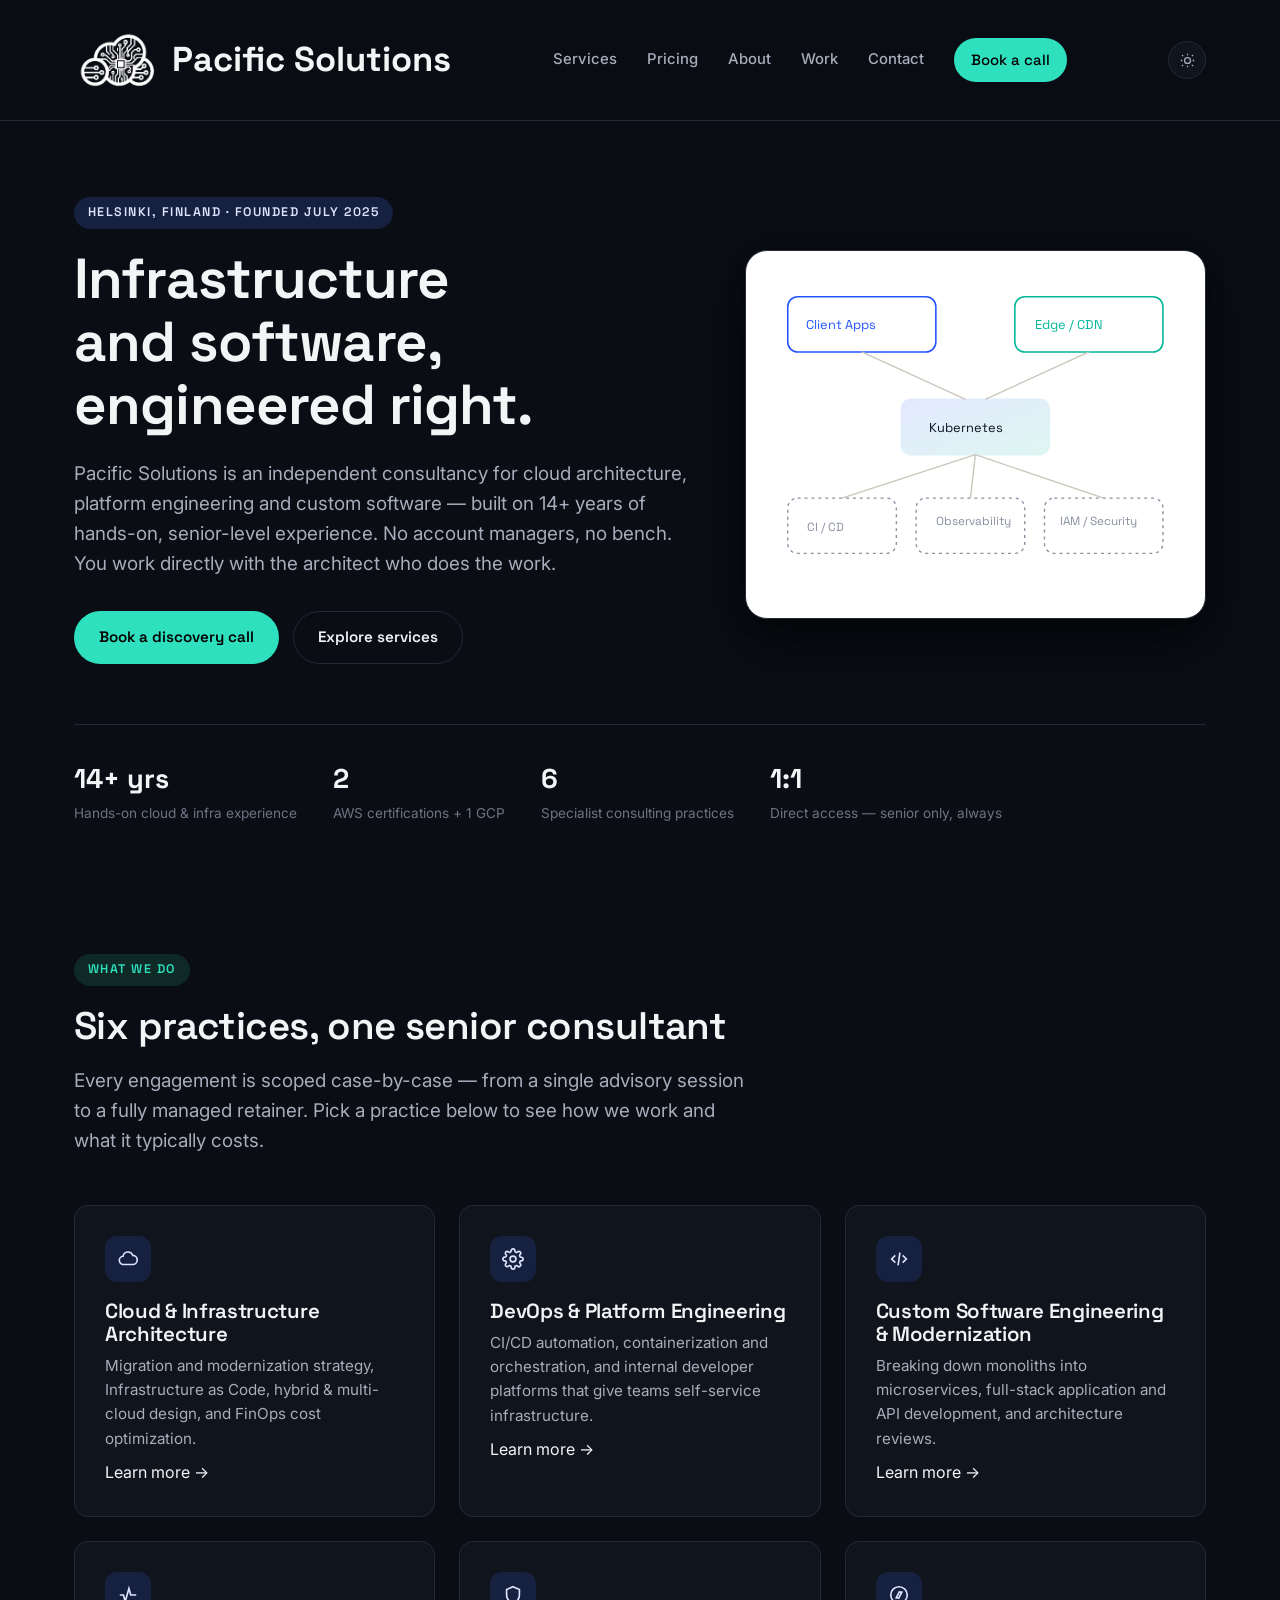
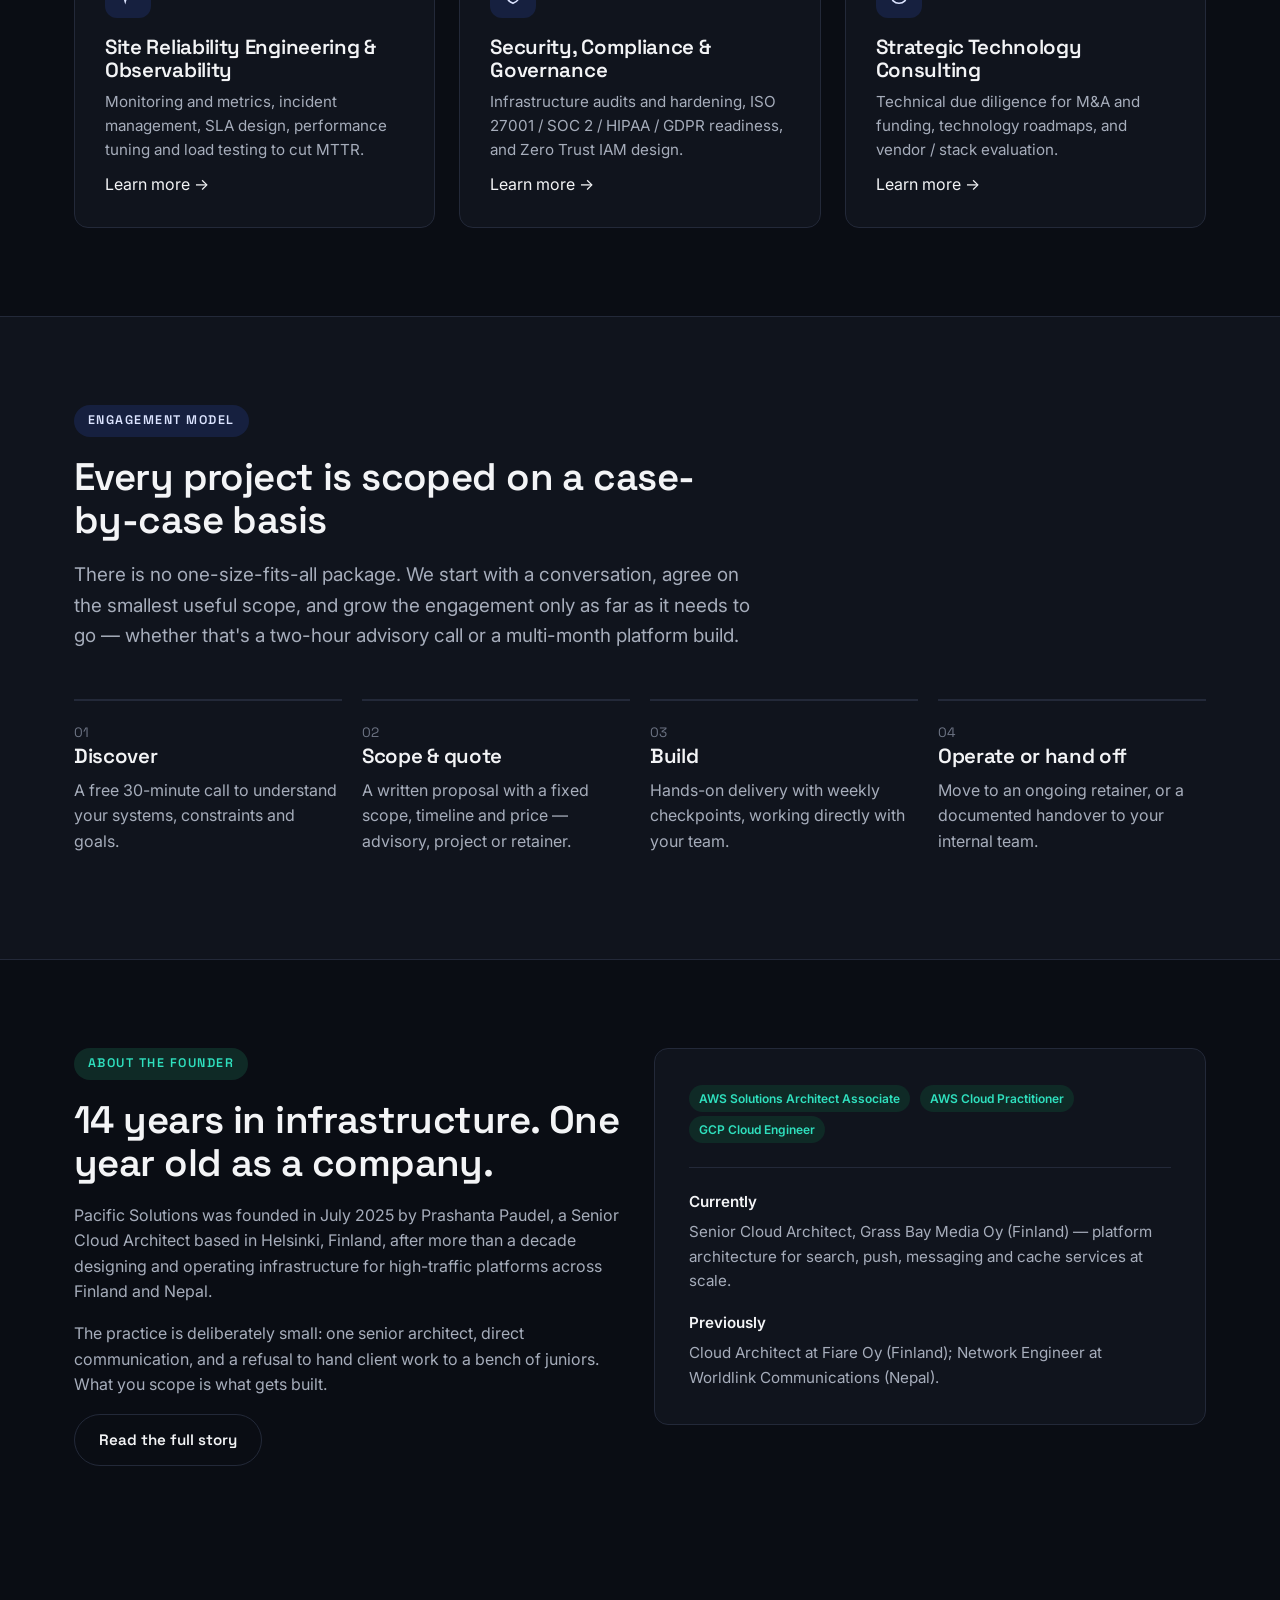
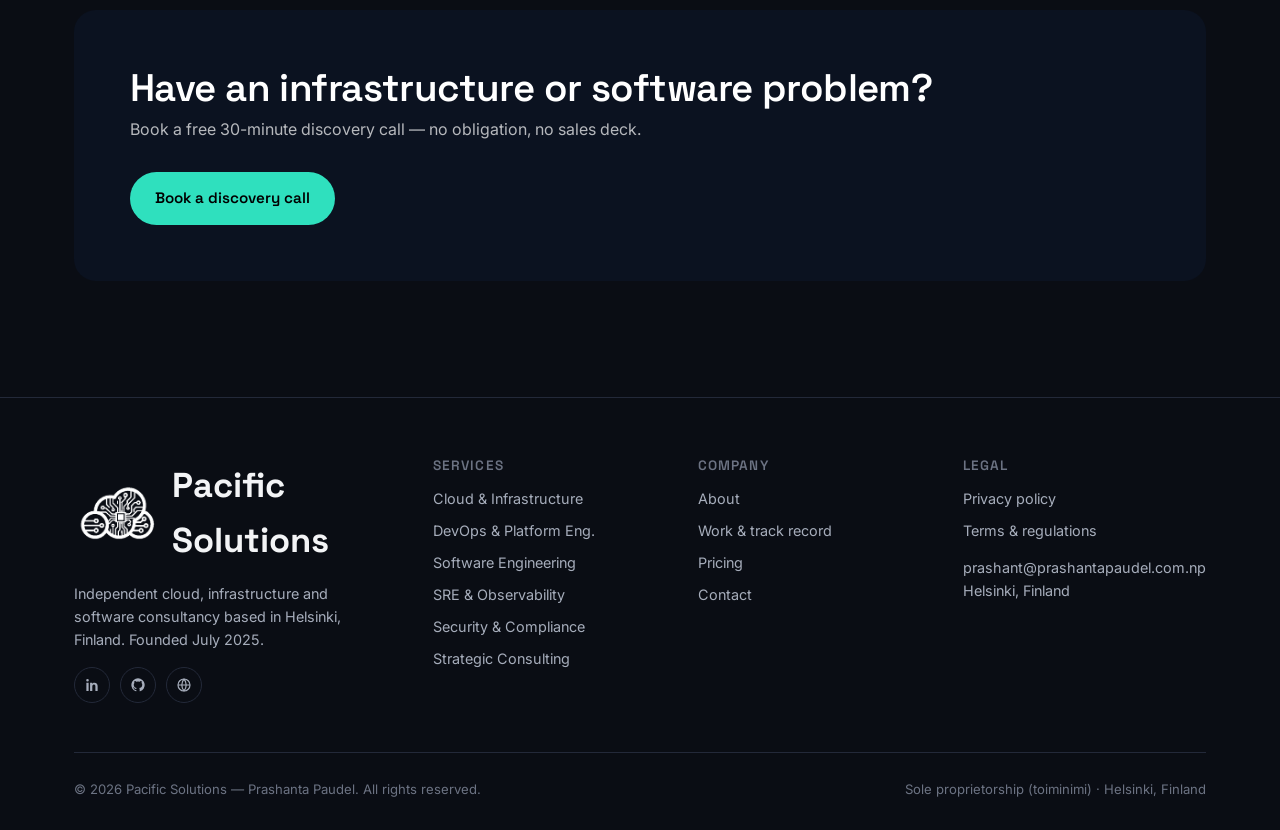
<file: index.html>
<!doctype html>
<html lang="en" data-theme="dark">
<head>
<meta charset="UTF-8">
<meta name="viewport" content="width=device-width, initial-scale=1, viewport-fit=cover">
<title>Pacific Solutions — Cloud, Infrastructure &amp; Software Consulting</title>
<meta name="description" content="Independent cloud, infrastructure and software consultancy led by a senior architect with 14+ years of experience. Based in Helsinki, Finland. Case-by-case engagements in cloud architecture, DevOps, SRE, security and modernization.">
<link rel="icon" href="assets/logo-mark.png">
<link rel="icon" media="(prefers-color-scheme: light)" href="assets/logo-mark.png">
<link rel="icon" media="(prefers-color-scheme: dark)" href="assets/logo-mark-white.png">
<link rel="preconnect" href="https://fonts.googleapis.com">
<link rel="preconnect" href="https://fonts.gstatic.com" crossorigin>
<link href="https://fonts.googleapis.com/css2?family=Space+Grotesk:wght@500;600;700&family=Inter:wght@400;500;600;700&display=swap" rel="stylesheet">
<link rel="stylesheet" href="css/style.css">
</head>
<body>

<header class="site">
  <nav class="nav">
    <a href="index.html" class="brand">
      <img src="assets/logo-mark.png" alt="" class="brand-mark">
      Pacific Solutions
    </a>
    <div class="nav-links" id="navLinks">
      <a href="services.html">Services</a>
      <a href="pricing.html">Pricing</a>
      <a href="about.html">About</a>
      <a href="work.html">Work</a>
      <a href="contact.html">Contact</a>
      <a href="contact.html" class="btn btn-accent btn-sm">Book a call</a>
    </div>
    <div class="nav-right">
      <button class="theme-toggle" aria-label="Toggle theme"></button>
      <button class="menu-btn" aria-label="Open menu"><svg viewBox="0 0 24 24" fill="none" stroke="currentColor" stroke-width="2"><path d="M3 6h18M3 12h18M3 18h18"/></svg></button>
    </div>
  </nav>
</header>

<main>
  <!-- HERO -->
  <section class="hero">
    <div class="container hero-grid">
      <div class="reveal in">
        <span class="eyebrow">Helsinki, Finland · Founded July 2025</span>
        <h1>Infrastructure and&nbsp;software, engineered right.</h1>
        <p class="lede">Pacific Solutions is an independent consultancy for cloud architecture, platform engineering and custom software — built on 14+ years of hands-on, senior-level experience. No account managers, no bench. You work directly with the architect who does the work.</p>
        <div class="actions">
          <a href="contact.html" class="btn btn-accent">Book a discovery call</a>
          <a href="services.html" class="btn btn-outline">Explore services</a>
        </div>
      </div>
      <div class="hero-visual reveal in">
        <svg viewBox="0 0 420 320" width="100%" role="img" aria-label="Diagram of cloud infrastructure architecture">
          <defs>
            <linearGradient id="g1" x1="0" y1="0" x2="1" y2="1">
              <stop offset="0" stop-color="#2454FF"/><stop offset="1" stop-color="#00B899"/>
            </linearGradient>
          </defs>
          <rect x="20" y="24" width="150" height="56" rx="10" fill="none" stroke="#2454FF" stroke-width="1.6"/>
          <text x="38" y="57" font-family="Space Grotesk, sans-serif" font-size="13" fill="#2454FF">Client Apps</text>
          <rect x="250" y="24" width="150" height="56" rx="10" fill="none" stroke="#00B899" stroke-width="1.6"/>
          <text x="270" y="57" font-family="Space Grotesk, sans-serif" font-size="13" fill="#00B899">Edge / CDN</text>
          <rect x="135" y="128" width="150" height="56" rx="10" fill="url(#g1)" opacity="0.12" stroke="url(#g1)" stroke-width="1.6"/>
          <text x="163" y="161" font-family="Space Grotesk, sans-serif" font-size="13" fill="#0B1220">Kubernetes</text>
          <rect x="20" y="228" width="110" height="56" rx="10" fill="none" stroke="#8890A0" stroke-width="1.4" stroke-dasharray="3 4"/>
          <text x="40" y="261" font-family="Space Grotesk, sans-serif" font-size="12" fill="#8890A0">CI / CD</text>
          <rect x="150" y="228" width="110" height="56" rx="10" fill="none" stroke="#8890A0" stroke-width="1.4" stroke-dasharray="3 4"/>
          <text x="170" y="255" font-family="Space Grotesk, sans-serif" font-size="12" fill="#8890A0">Observability</text>
          <rect x="280" y="228" width="120" height="56" rx="10" fill="none" stroke="#8890A0" stroke-width="1.4" stroke-dasharray="3 4"/>
          <text x="296" y="255" font-family="Space Grotesk, sans-serif" font-size="12" fill="#8890A0">IAM / Security</text>
          <path d="M95 80 L200 128 M325 80 L220 128 M210 184 L75 228 M210 184 L205 228 M210 184 L340 228" stroke="#C9C7BC" stroke-width="1.4" fill="none"/>
        </svg>
      </div>
    </div>

    <div class="container">
      <div class="stat-strip reveal">
        <div class="stat"><b>14+ yrs</b><span>Hands-on cloud &amp; infra experience</span></div>
        <div class="stat"><b>2</b><span>AWS certifications + 1 GCP</span></div>
        <div class="stat"><b>6</b><span>Specialist consulting practices</span></div>
        <div class="stat"><b>1:1</b><span>Direct access — senior only, always</span></div>
      </div>
    </div>
  </section>

  <!-- SERVICES -->
  <section id="services">
    <div class="container">
      <div class="section-head reveal">
        <span class="eyebrow teal">What we do</span>
        <h2>Six practices, one senior consultant</h2>
        <p class="lede">Every engagement is scoped case-by-case — from a single advisory session to a fully managed retainer. Pick a practice below to see how we work and what it typically costs.</p>
      </div>
      <div class="grid-3">

        <a href="services.html#cloud-infrastructure" class="card reveal">
          <div class="icon"><svg viewBox="0 0 24 24" fill="none" stroke="currentColor" stroke-width="1.8"><path d="M7 18a4.5 4.5 0 0 1-.4-8.98A5.5 5.5 0 0 1 17.2 8 4 4 0 0 1 17 18H7Z"/></svg></div>
          <h3>Cloud &amp; Infrastructure Architecture</h3>
          <p>Migration and modernization strategy, Infrastructure as Code, hybrid &amp; multi-cloud design, and FinOps cost optimization.</p>
          <span class="more">Learn more →</span>
        </a>

        <a href="services.html#devops-platform" class="card reveal">
          <div class="icon"><svg viewBox="0 0 24 24" fill="none" stroke="currentColor" stroke-width="1.8"><circle cx="12" cy="12" r="3.2"/><path d="M19.4 15a1.7 1.7 0 0 0 .34 1.87l.06.06a2 2 0 1 1-2.83 2.83l-.06-.06a1.7 1.7 0 0 0-1.87-.34 1.7 1.7 0 0 0-1 1.55V21a2 2 0 1 1-4 0v-.09A1.7 1.7 0 0 0 9 19.36a1.7 1.7 0 0 0-1.87.34l-.06.06a2 2 0 1 1-2.83-2.83l.06-.06A1.7 1.7 0 0 0 4.64 15a1.7 1.7 0 0 0-1.55-1H3a2 2 0 1 1 0-4h.09A1.7 1.7 0 0 0 4.64 9a1.7 1.7 0 0 0-.34-1.87l-.06-.06a2 2 0 1 1 2.83-2.83l.06.06A1.7 1.7 0 0 0 9 4.64a1.7 1.7 0 0 0 1-1.55V3a2 2 0 1 1 4 0v.09a1.7 1.7 0 0 0 1 1.55 1.7 1.7 0 0 0 1.87-.34l.06-.06a2 2 0 1 1 2.83 2.83l-.06.06A1.7 1.7 0 0 0 19.36 9c.14.35.4.65.73.83.24.14.5.22.78.22H21a2 2 0 1 1 0 4h-.09a1.7 1.7 0 0 0-1.55 1Z"/></svg></div>
          <h3>DevOps &amp; Platform Engineering</h3>
          <p>CI/CD automation, containerization and orchestration, and internal developer platforms that give teams self-service infrastructure.</p>
          <span class="more">Learn more →</span>
        </a>

        <a href="services.html#software-engineering" class="card reveal">
          <div class="icon"><svg viewBox="0 0 24 24" fill="none" stroke="currentColor" stroke-width="1.8"><path d="m8 8-4 4 4 4M16 8l4 4-4 4M13 5l-2 14"/></svg></div>
          <h3>Custom Software Engineering &amp; Modernization</h3>
          <p>Breaking down monoliths into microservices, full-stack application and API development, and architecture reviews.</p>
          <span class="more">Learn more →</span>
        </a>

        <a href="services.html#sre-observability" class="card reveal">
          <div class="icon"><svg viewBox="0 0 24 24" fill="none" stroke="currentColor" stroke-width="1.8"><path d="M3 12h4l2 7 4-14 2 7h6"/></svg></div>
          <h3>Site Reliability Engineering &amp; Observability</h3>
          <p>Monitoring and metrics, incident management, SLA design, performance tuning and load testing to cut MTTR.</p>
          <span class="more">Learn more →</span>
        </a>

        <a href="services.html#security-compliance" class="card reveal">
          <div class="icon"><svg viewBox="0 0 24 24" fill="none" stroke="currentColor" stroke-width="1.8"><path d="M12 3l7 3v6c0 4.5-3 7.5-7 9-4-1.5-7-4.5-7-9V6l7-3Z"/></svg></div>
          <h3>Security, Compliance &amp; Governance</h3>
          <p>Infrastructure audits and hardening, ISO 27001 / SOC 2 / HIPAA / GDPR readiness, and Zero Trust IAM design.</p>
          <span class="more">Learn more →</span>
        </a>

        <a href="services.html#strategic-consulting" class="card reveal">
          <div class="icon"><svg viewBox="0 0 24 24" fill="none" stroke="currentColor" stroke-width="1.8"><circle cx="12" cy="12" r="9"/><path d="m15 9-3.3 6.3L9 15l3.3-6.3Z"/></svg></div>
          <h3>Strategic Technology Consulting</h3>
          <p>Technical due diligence for M&amp;A and funding, technology roadmaps, and vendor / stack evaluation.</p>
          <span class="more">Learn more →</span>
        </a>

      </div>
    </div>
  </section>

  <!-- HOW WE WORK -->
  <section style="background:var(--bg-alt); border-top:1px solid var(--border); border-bottom:1px solid var(--border);">
    <div class="container">
      <div class="section-head reveal">
        <span class="eyebrow">Engagement model</span>
        <h2>Every project is scoped on a case-by-case basis</h2>
        <p class="lede">There is no one-size-fits-all package. We start with a conversation, agree on the smallest useful scope, and grow the engagement only as far as it needs to go — whether that's a two-hour advisory call or a multi-month platform build.</p>
      </div>
      <div class="process">
        <div class="step reveal">
          <span class="num">01</span>
          <h3>Discover</h3>
          <p>A free 30-minute call to understand your systems, constraints and goals.</p>
        </div>
        <div class="step reveal">
          <span class="num">02</span>
          <h3>Scope &amp; quote</h3>
          <p>A written proposal with a fixed scope, timeline and price — advisory, project or retainer.</p>
        </div>
        <div class="step reveal">
          <span class="num">03</span>
          <h3>Build</h3>
          <p>Hands-on delivery with weekly checkpoints, working directly with your team.</p>
        </div>
        <div class="step reveal">
          <span class="num">04</span>
          <h3>Operate or hand off</h3>
          <p>Move to an ongoing retainer, or a documented handover to your internal team.</p>
        </div>
      </div>
    </div>
  </section>

  <!-- ABOUT PREVIEW -->
  <section>
    <div class="container grid-2">
      <div class="reveal">
        <span class="eyebrow teal">About the founder</span>
        <h2>14 years in infrastructure. One year old as a company.</h2>
        <p>Pacific Solutions was founded in July 2025 by Prashanta Paudel, a Senior Cloud Architect based in Helsinki, Finland, after more than a decade designing and operating infrastructure for high-traffic platforms across Finland and Nepal.</p>
        <p>The practice is deliberately small: one senior architect, direct communication, and a refusal to hand client work to a bench of juniors. What you scope is what gets built.</p>
        <a href="about.html" class="btn btn-outline">Read the full story</a>
      </div>
      <div class="reveal">
        <div class="card" style="padding:34px;">
          <div class="tag">AWS Solutions Architect Associate</div>
          <div class="tag">AWS Cloud Practitioner</div>
          <div class="tag">GCP Cloud Engineer</div>
          <hr class="split" style="margin:22px 0;">
          <p style="margin-bottom:6px; font-weight:600; color:var(--ink);">Currently</p>
          <p style="margin-bottom:18px;">Senior Cloud Architect, Grass Bay Media Oy (Finland) — platform architecture for search, push, messaging and cache services at scale.</p>
          <p style="margin-bottom:6px; font-weight:600; color:var(--ink);">Previously</p>
          <p style="margin-bottom:0;">Cloud Architect at Fiare Oy (Finland); Network Engineer at Worldlink Communications (Nepal).</p>
        </div>
      </div>
    </div>
  </section>

  <!-- CTA -->
  <section class="tight">
    <div class="container">
      <div class="cta-band reveal">
        <div>
          <h2>Have an infrastructure or software problem?</h2>
          <p>Book a free 30-minute discovery call — no obligation, no sales deck.</p>
        </div>
        <a href="contact.html" class="btn btn-accent">Book a discovery call</a>
      </div>
    </div>
  </section>
</main>

<footer class="site">
  <div class="container">
    <div class="footer-grid">
      <div>
        <div class="brand">
          <img src="assets/logo-mark.png" alt="" class="brand-mark">
          Pacific Solutions
        </div>
        <p style="margin-top:14px; max-width:300px;">Independent cloud, infrastructure and software consultancy based in Helsinki, Finland. Founded July 2025.</p>
        <div class="socials" style="margin-top:16px;">
          <a href="https://www.linkedin.com/in/prashantapaudel" target="_blank" rel="noopener" aria-label="LinkedIn"><svg viewBox="0 0 24 24" fill="currentColor"><path d="M6.94 8.5H3.56V21h3.38V8.5ZM5.25 3a1.96 1.96 0 1 0 0 3.92A1.96 1.96 0 0 0 5.25 3ZM20.44 21h-3.37v-6.4c0-1.53-.03-3.49-2.13-3.49-2.13 0-2.46 1.66-2.46 3.38V21H9.11V8.5h3.24v1.71h.05c.45-.85 1.55-1.75 3.2-1.75 3.42 0 4.85 2.25 4.85 5.15V21Z"/></svg></a>
          <a href="https://github.com/pacificpaudel" target="_blank" rel="noopener" aria-label="GitHub"><svg viewBox="0 0 24 24" fill="currentColor"><path d="M12 2a10 10 0 0 0-3.16 19.5c.5.1.68-.22.68-.48v-1.7c-2.78.6-3.37-1.34-3.37-1.34-.46-1.15-1.11-1.46-1.11-1.46-.9-.62.07-.6.07-.6 1 .07 1.53 1.03 1.53 1.03.9 1.52 2.34 1.08 2.91.83.09-.65.35-1.08.63-1.33-2.22-.25-4.56-1.11-4.56-4.94 0-1.09.39-1.98 1.03-2.68-.1-.25-.45-1.27.1-2.65 0 0 .84-.27 2.75 1.02a9.5 9.5 0 0 1 5 0c1.91-1.3 2.75-1.02 2.75-1.02.55 1.38.2 2.4.1 2.65.64.7 1.03 1.59 1.03 2.68 0 3.84-2.34 4.68-4.57 4.93.36.31.68.92.68 1.85v2.74c0 .27.18.58.69.48A10 10 0 0 0 12 2Z"/></svg></a>
          <a href="https://prashantapaudel.com.np" target="_blank" rel="noopener" aria-label="Personal website"><svg viewBox="0 0 24 24" fill="none" stroke="currentColor" stroke-width="1.8"><circle cx="12" cy="12" r="9"/><path d="M3 12h18M12 3a14 14 0 0 1 0 18M12 3a14 14 0 0 0 0 18"/></svg></a>
        </div>
      </div>
      <div>
        <h4>Services</h4>
        <a href="services.html#cloud-infrastructure">Cloud &amp; Infrastructure</a>
        <a href="services.html#devops-platform">DevOps &amp; Platform Eng.</a>
        <a href="services.html#software-engineering">Software Engineering</a>
        <a href="services.html#sre-observability">SRE &amp; Observability</a>
        <a href="services.html#security-compliance">Security &amp; Compliance</a>
        <a href="services.html#strategic-consulting">Strategic Consulting</a>
      </div>
      <div>
        <h4>Company</h4>
        <a href="about.html">About</a>
        <a href="work.html">Work &amp; track record</a>
        <a href="pricing.html">Pricing</a>
        <a href="contact.html">Contact</a>
      </div>
      <div>
        <h4>Legal</h4>
        <a href="privacy.html">Privacy policy</a>
        <a href="terms.html">Terms &amp; regulations</a>
        <p style="margin-top:14px;">prashant@prashantapaudel.com.np<br>Helsinki, Finland</p>
      </div>
    </div>
    <div class="footer-bottom">
      <p>© <span data-year></span> Pacific Solutions — Prashanta Paudel. All rights reserved.</p>
      <p>Sole proprietorship (toiminimi) · Helsinki, Finland</p>
    </div>
  </div>
</footer>

<script src="js/main.js"></script>
</body>
</html>
</file>
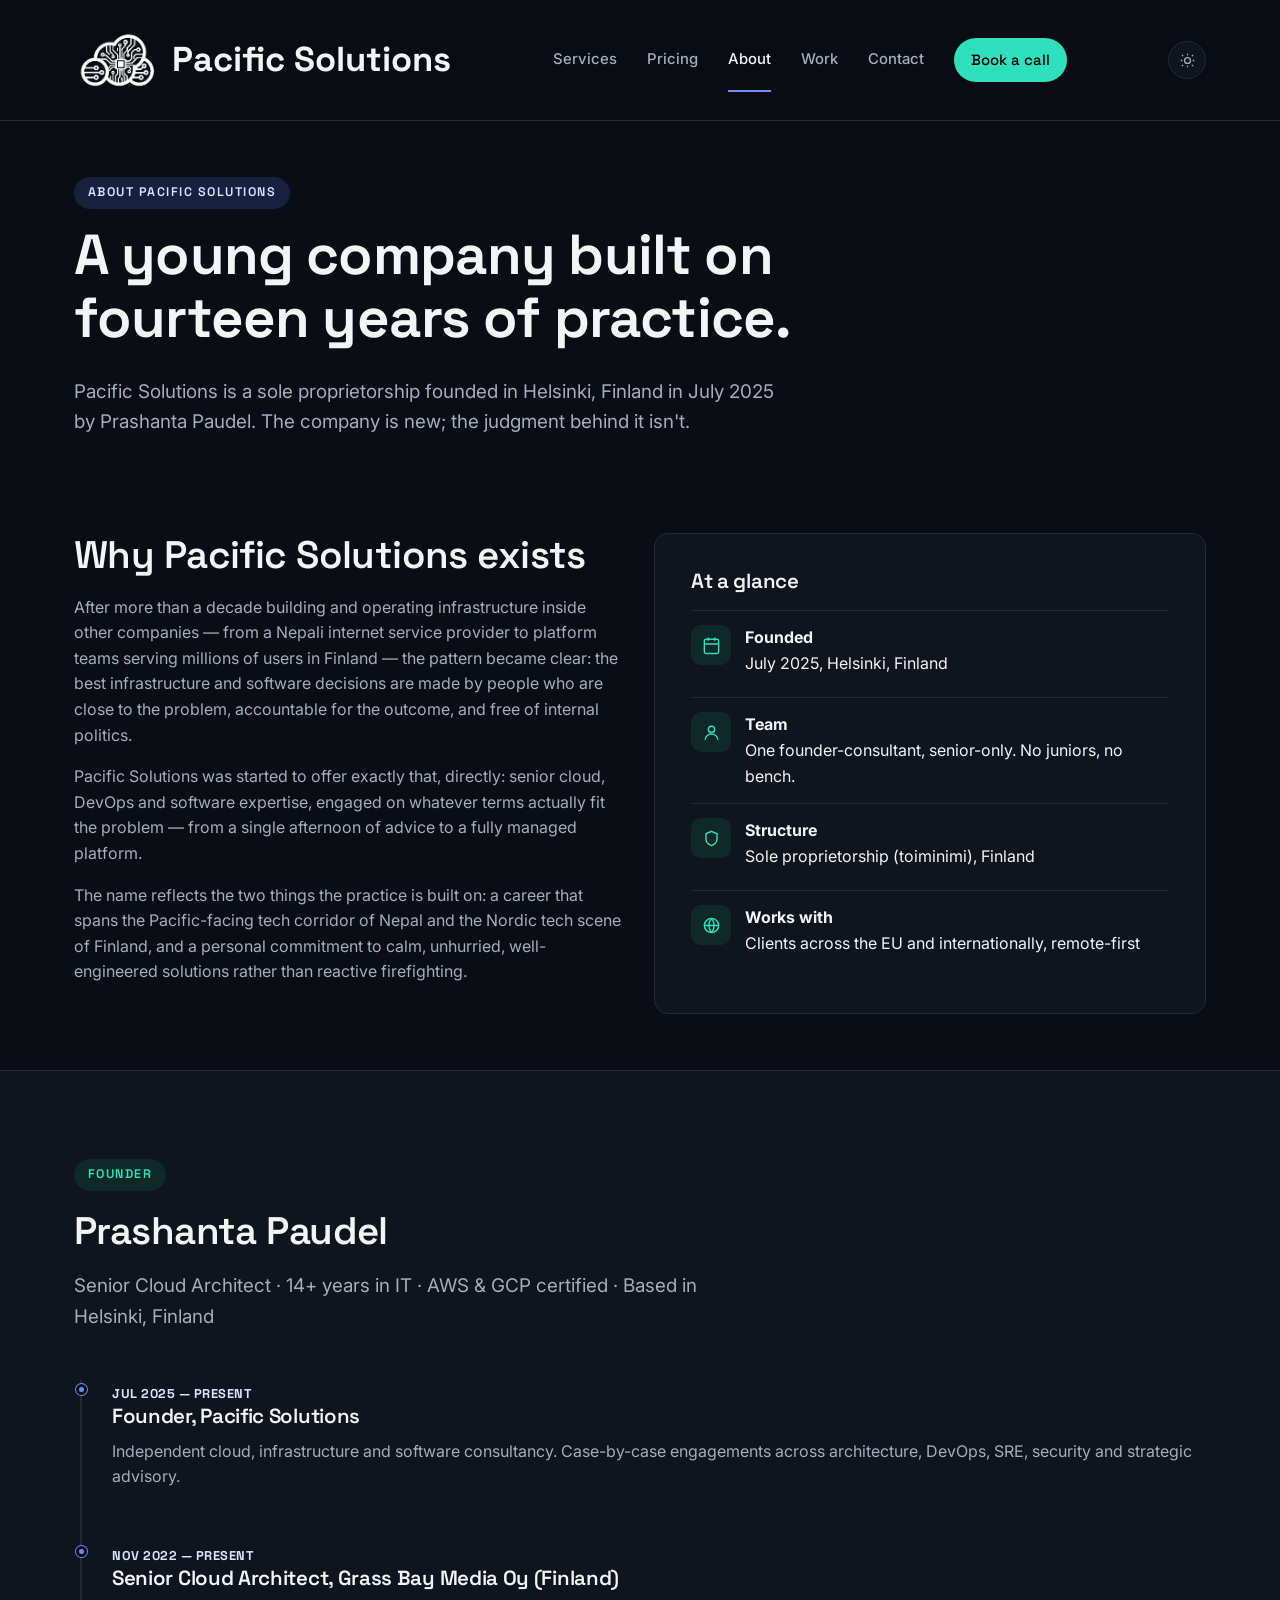
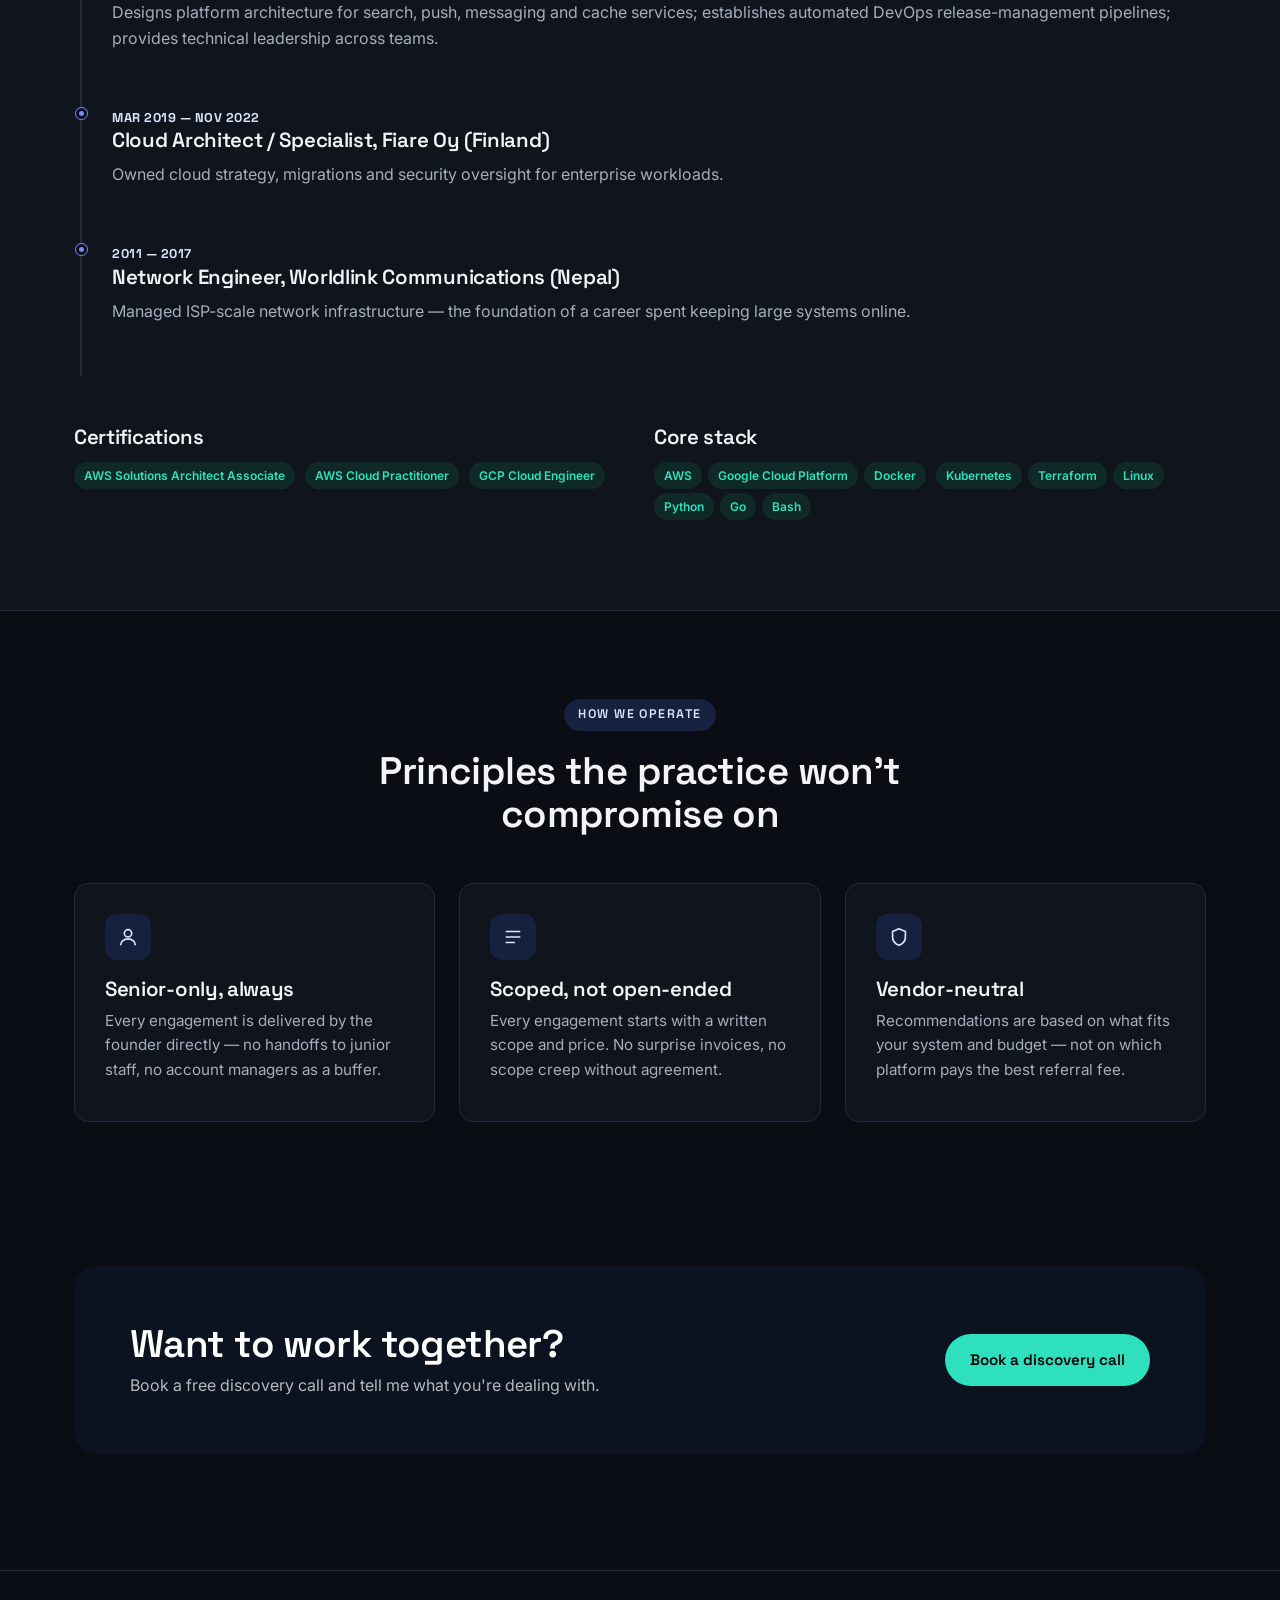
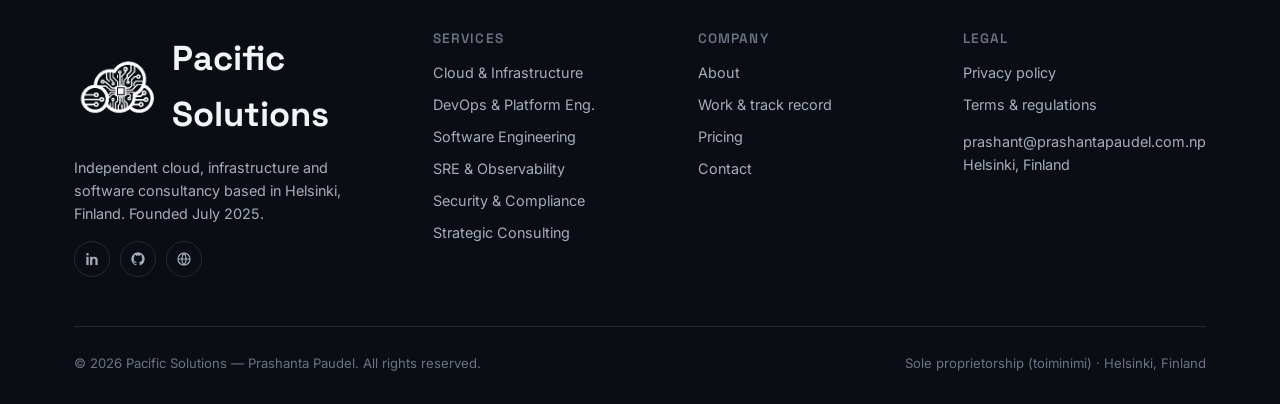
<file: about.html>
<!doctype html>
<html lang="en" data-theme="dark">
<head>
<meta charset="UTF-8">
<meta name="viewport" content="width=device-width, initial-scale=1, viewport-fit=cover">
<title>About — Pacific Solutions</title>
<meta name="description" content="Pacific Solutions is a Helsinki-based cloud, infrastructure and software consultancy founded in July 2025 by Prashanta Paudel, a Senior Cloud Architect with 14+ years of experience.">
<link rel="icon" href="assets/logo-mark.png">
<link rel="icon" media="(prefers-color-scheme: light)" href="assets/logo-mark.png">
<link rel="icon" media="(prefers-color-scheme: dark)" href="assets/logo-mark-white.png">
<link rel="preconnect" href="https://fonts.googleapis.com">
<link rel="preconnect" href="https://fonts.gstatic.com" crossorigin>
<link href="https://fonts.googleapis.com/css2?family=Space+Grotesk:wght@500;600;700&family=Inter:wght@400;500;600;700&display=swap" rel="stylesheet">
<link rel="stylesheet" href="css/style.css">
</head>
<body>

<header class="site">
  <nav class="nav">
    <a href="index.html" class="brand">
      <img src="assets/logo-mark.png" alt="" class="brand-mark">
      Pacific Solutions
    </a>
    <div class="nav-links" id="navLinks">
      <a href="services.html">Services</a>
      <a href="pricing.html">Pricing</a>
      <a href="about.html" class="active">About</a>
      <a href="work.html">Work</a>
      <a href="contact.html">Contact</a>
      <a href="contact.html" class="btn btn-accent btn-sm">Book a call</a>
    </div>
    <div class="nav-right">
      <button class="theme-toggle" aria-label="Toggle theme"></button>
      <button class="menu-btn" aria-label="Open menu"><svg viewBox="0 0 24 24" fill="none" stroke="currentColor" stroke-width="2"><path d="M3 6h18M3 12h18M3 18h18"/></svg></button>
    </div>
  </nav>
</header>

<main>
  <section class="page-hero">
    <div class="container">
      <span class="eyebrow">About Pacific Solutions</span>
      <h1 style="max-width:20ch;">A young company built on fourteen years of practice.</h1>
      <p class="lede">Pacific Solutions is a sole proprietorship founded in Helsinki, Finland in July 2025 by Prashanta Paudel. The company is new; the judgment behind it isn't.</p>
    </div>
  </section>

  <section class="tight">
    <div class="container grid-2">
      <div class="reveal">
        <h2>Why Pacific Solutions exists</h2>
        <p>After more than a decade building and operating infrastructure inside other companies — from a Nepali internet service provider to platform teams serving millions of users in Finland — the pattern became clear: the best infrastructure and software decisions are made by people who are close to the problem, accountable for the outcome, and free of internal politics.</p>
        <p>Pacific Solutions was started to offer exactly that, directly: senior cloud, DevOps and software expertise, engaged on whatever terms actually fit the problem — from a single afternoon of advice to a fully managed platform.</p>
        <p>The name reflects the two things the practice is built on: a career that spans the Pacific-facing tech corridor of Nepal and the Nordic tech scene of Finland, and a personal commitment to calm, unhurried, well-engineered solutions rather than reactive firefighting.</p>
      </div>
      <div class="reveal">
        <div class="card" style="padding:36px;">
          <h3 style="margin-bottom:18px;">At a glance</h3>
          <div class="contact-row">
            <div class="icon"><svg viewBox="0 0 24 24" fill="none" stroke="currentColor" stroke-width="1.8"><rect x="3" y="4" width="18" height="18" rx="2"/><path d="M16 2v4M8 2v4M3 10h18"/></svg></div>
            <div><strong style="color:var(--ink);">Founded</strong><br>July 2025, Helsinki, Finland</div>
          </div>
          <div class="contact-row">
            <div class="icon"><svg viewBox="0 0 24 24" fill="none" stroke="currentColor" stroke-width="1.8"><circle cx="12" cy="8" r="4"/><path d="M4 21c0-4 3.6-7 8-7s8 3 8 7"/></svg></div>
            <div><strong style="color:var(--ink);">Team</strong><br>One founder-consultant, senior-only. No juniors, no bench.</div>
          </div>
          <div class="contact-row">
            <div class="icon"><svg viewBox="0 0 24 24" fill="none" stroke="currentColor" stroke-width="1.8"><path d="M12 3l7 3v6c0 4.5-3 7.5-7 9-4-1.5-7-4.5-7-9V6l7-3Z"/></svg></div>
            <div><strong style="color:var(--ink);">Structure</strong><br>Sole proprietorship (toiminimi), Finland</div>
          </div>
          <div class="contact-row">
            <div class="icon"><svg viewBox="0 0 24 24" fill="none" stroke="currentColor" stroke-width="1.8"><circle cx="12" cy="12" r="9"/><path d="M3 12h18M12 3a14 14 0 0 1 0 18M12 3a14 14 0 0 0 0 18"/></svg></div>
            <div><strong style="color:var(--ink);">Works with</strong><br>Clients across the EU and internationally, remote-first</div>
          </div>
        </div>
      </div>
    </div>
  </section>

  <section style="background:var(--bg-alt); border-top:1px solid var(--border); border-bottom:1px solid var(--border);">
    <div class="container">
      <div class="section-head reveal">
        <span class="eyebrow teal">Founder</span>
        <h2>Prashanta Paudel</h2>
        <p class="lede">Senior Cloud Architect · 14+ years in IT · AWS &amp; GCP certified · Based in Helsinki, Finland</p>
      </div>
      <div class="timeline reveal">
        <div class="item">
          <span class="date">JUL 2025 — PRESENT</span>
          <h3>Founder, Pacific Solutions</h3>
          <p>Independent cloud, infrastructure and software consultancy. Case-by-case engagements across architecture, DevOps, SRE, security and strategic advisory.</p>
        </div>
        <div class="item">
          <span class="date">NOV 2022 — PRESENT</span>
          <h3>Senior Cloud Architect, Grass Bay Media Oy (Finland)</h3>
          <p>Designs platform architecture for search, push, messaging and cache services; establishes automated DevOps release-management pipelines; provides technical leadership across teams.</p>
        </div>
        <div class="item">
          <span class="date">MAR 2019 — NOV 2022</span>
          <h3>Cloud Architect / Specialist, Fiare Oy (Finland)</h3>
          <p>Owned cloud strategy, migrations and security oversight for enterprise workloads.</p>
        </div>
        <div class="item">
          <span class="date">2011 — 2017</span>
          <h3>Network Engineer, Worldlink Communications (Nepal)</h3>
          <p>Managed ISP-scale network infrastructure — the foundation of a career spent keeping large systems online.</p>
        </div>
      </div>

      <div class="grid-2 reveal" style="margin-top:50px; align-items:start;">
        <div>
          <h3>Certifications</h3>
          <div class="tag">AWS Solutions Architect Associate</div>
          <div class="tag">AWS Cloud Practitioner</div>
          <div class="tag">GCP Cloud Engineer</div>
        </div>
        <div>
          <h3>Core stack</h3>
          <div class="tag">AWS</div><div class="tag">Google Cloud Platform</div><div class="tag">Docker</div>
          <div class="tag">Kubernetes</div><div class="tag">Terraform</div><div class="tag">Linux</div>
          <div class="tag">Python</div><div class="tag">Go</div><div class="tag">Bash</div>
        </div>
      </div>
    </div>
  </section>

  <section>
    <div class="container">
      <div class="section-head center reveal" style="margin-left:auto; margin-right:auto;">
        <span class="eyebrow">How we operate</span>
        <h2>Principles the practice won't compromise on</h2>
      </div>
      <div class="grid-3">
        <div class="card reveal">
          <div class="icon"><svg viewBox="0 0 24 24" fill="none" stroke="currentColor" stroke-width="1.8"><circle cx="12" cy="8" r="4"/><path d="M4 21c0-4 3.6-7 8-7s8 3 8 7"/></svg></div>
          <h3>Senior-only, always</h3>
          <p>Every engagement is delivered by the founder directly — no handoffs to junior staff, no account managers as a buffer.</p>
        </div>
        <div class="card reveal">
          <div class="icon"><svg viewBox="0 0 24 24" fill="none" stroke="currentColor" stroke-width="1.8"><path d="M4 12h16M4 6h16M4 18h10"/></svg></div>
          <h3>Scoped, not open-ended</h3>
          <p>Every engagement starts with a written scope and price. No surprise invoices, no scope creep without agreement.</p>
        </div>
        <div class="card reveal">
          <div class="icon"><svg viewBox="0 0 24 24" fill="none" stroke="currentColor" stroke-width="1.8"><path d="M12 3l7 3v6c0 4.5-3 7.5-7 9-4-1.5-7-4.5-7-9V6l7-3Z"/></svg></div>
          <h3>Vendor-neutral</h3>
          <p>Recommendations are based on what fits your system and budget — not on which platform pays the best referral fee.</p>
        </div>
      </div>
    </div>
  </section>

  <section class="tight">
    <div class="container">
      <div class="cta-band reveal">
        <div>
          <h2>Want to work together?</h2>
          <p>Book a free discovery call and tell me what you're dealing with.</p>
        </div>
        <a href="contact.html" class="btn btn-accent">Book a discovery call</a>
      </div>
    </div>
  </section>
</main>

<footer class="site">
  <div class="container">
    <div class="footer-grid">
      <div>
        <div class="brand">
          <img src="assets/logo-mark.png" alt="" class="brand-mark">
          Pacific Solutions
        </div>
        <p style="margin-top:14px; max-width:300px;">Independent cloud, infrastructure and software consultancy based in Helsinki, Finland. Founded July 2025.</p>
        <div class="socials" style="margin-top:16px;">
          <a href="https://www.linkedin.com/in/prashantapaudel" target="_blank" rel="noopener" aria-label="LinkedIn"><svg viewBox="0 0 24 24" fill="currentColor"><path d="M6.94 8.5H3.56V21h3.38V8.5ZM5.25 3a1.96 1.96 0 1 0 0 3.92A1.96 1.96 0 0 0 5.25 3ZM20.44 21h-3.37v-6.4c0-1.53-.03-3.49-2.13-3.49-2.13 0-2.46 1.66-2.46 3.38V21H9.11V8.5h3.24v1.71h.05c.45-.85 1.55-1.75 3.2-1.75 3.42 0 4.85 2.25 4.85 5.15V21Z"/></svg></a>
          <a href="https://github.com/pacificpaudel" target="_blank" rel="noopener" aria-label="GitHub"><svg viewBox="0 0 24 24" fill="currentColor"><path d="M12 2a10 10 0 0 0-3.16 19.5c.5.1.68-.22.68-.48v-1.7c-2.78.6-3.37-1.34-3.37-1.34-.46-1.15-1.11-1.46-1.11-1.46-.9-.62.07-.6.07-.6 1 .07 1.53 1.03 1.53 1.03.9 1.52 2.34 1.08 2.91.83.09-.65.35-1.08.63-1.33-2.22-.25-4.56-1.11-4.56-4.94 0-1.09.39-1.98 1.03-2.68-.1-.25-.45-1.27.1-2.65 0 0 .84-.27 2.75 1.02a9.5 9.5 0 0 1 5 0c1.91-1.3 2.75-1.02 2.75-1.02.55 1.38.2 2.4.1 2.65.64.7 1.03 1.59 1.03 2.68 0 3.84-2.34 4.68-4.57 4.93.36.31.68.92.68 1.85v2.74c0 .27.18.58.69.48A10 10 0 0 0 12 2Z"/></svg></a>
          <a href="https://prashantapaudel.com.np" target="_blank" rel="noopener" aria-label="Personal website"><svg viewBox="0 0 24 24" fill="none" stroke="currentColor" stroke-width="1.8"><circle cx="12" cy="12" r="9"/><path d="M3 12h18M12 3a14 14 0 0 1 0 18M12 3a14 14 0 0 0 0 18"/></svg></a>
        </div>
      </div>
      <div>
        <h4>Services</h4>
        <a href="services.html#cloud-infrastructure">Cloud &amp; Infrastructure</a>
        <a href="services.html#devops-platform">DevOps &amp; Platform Eng.</a>
        <a href="services.html#software-engineering">Software Engineering</a>
        <a href="services.html#sre-observability">SRE &amp; Observability</a>
        <a href="services.html#security-compliance">Security &amp; Compliance</a>
        <a href="services.html#strategic-consulting">Strategic Consulting</a>
      </div>
      <div>
        <h4>Company</h4>
        <a href="about.html">About</a>
        <a href="work.html">Work &amp; track record</a>
        <a href="pricing.html">Pricing</a>
        <a href="contact.html">Contact</a>
      </div>
      <div>
        <h4>Legal</h4>
        <a href="privacy.html">Privacy policy</a>
        <a href="terms.html">Terms &amp; regulations</a>
        <p style="margin-top:14px;">prashant@prashantapaudel.com.np<br>Helsinki, Finland</p>
      </div>
    </div>
    <div class="footer-bottom">
      <p>© <span data-year></span> Pacific Solutions — Prashanta Paudel. All rights reserved.</p>
      <p>Sole proprietorship (toiminimi) · Helsinki, Finland</p>
    </div>
  </div>
</footer>

<script src="js/main.js"></script>
</body>
</html>
</file>
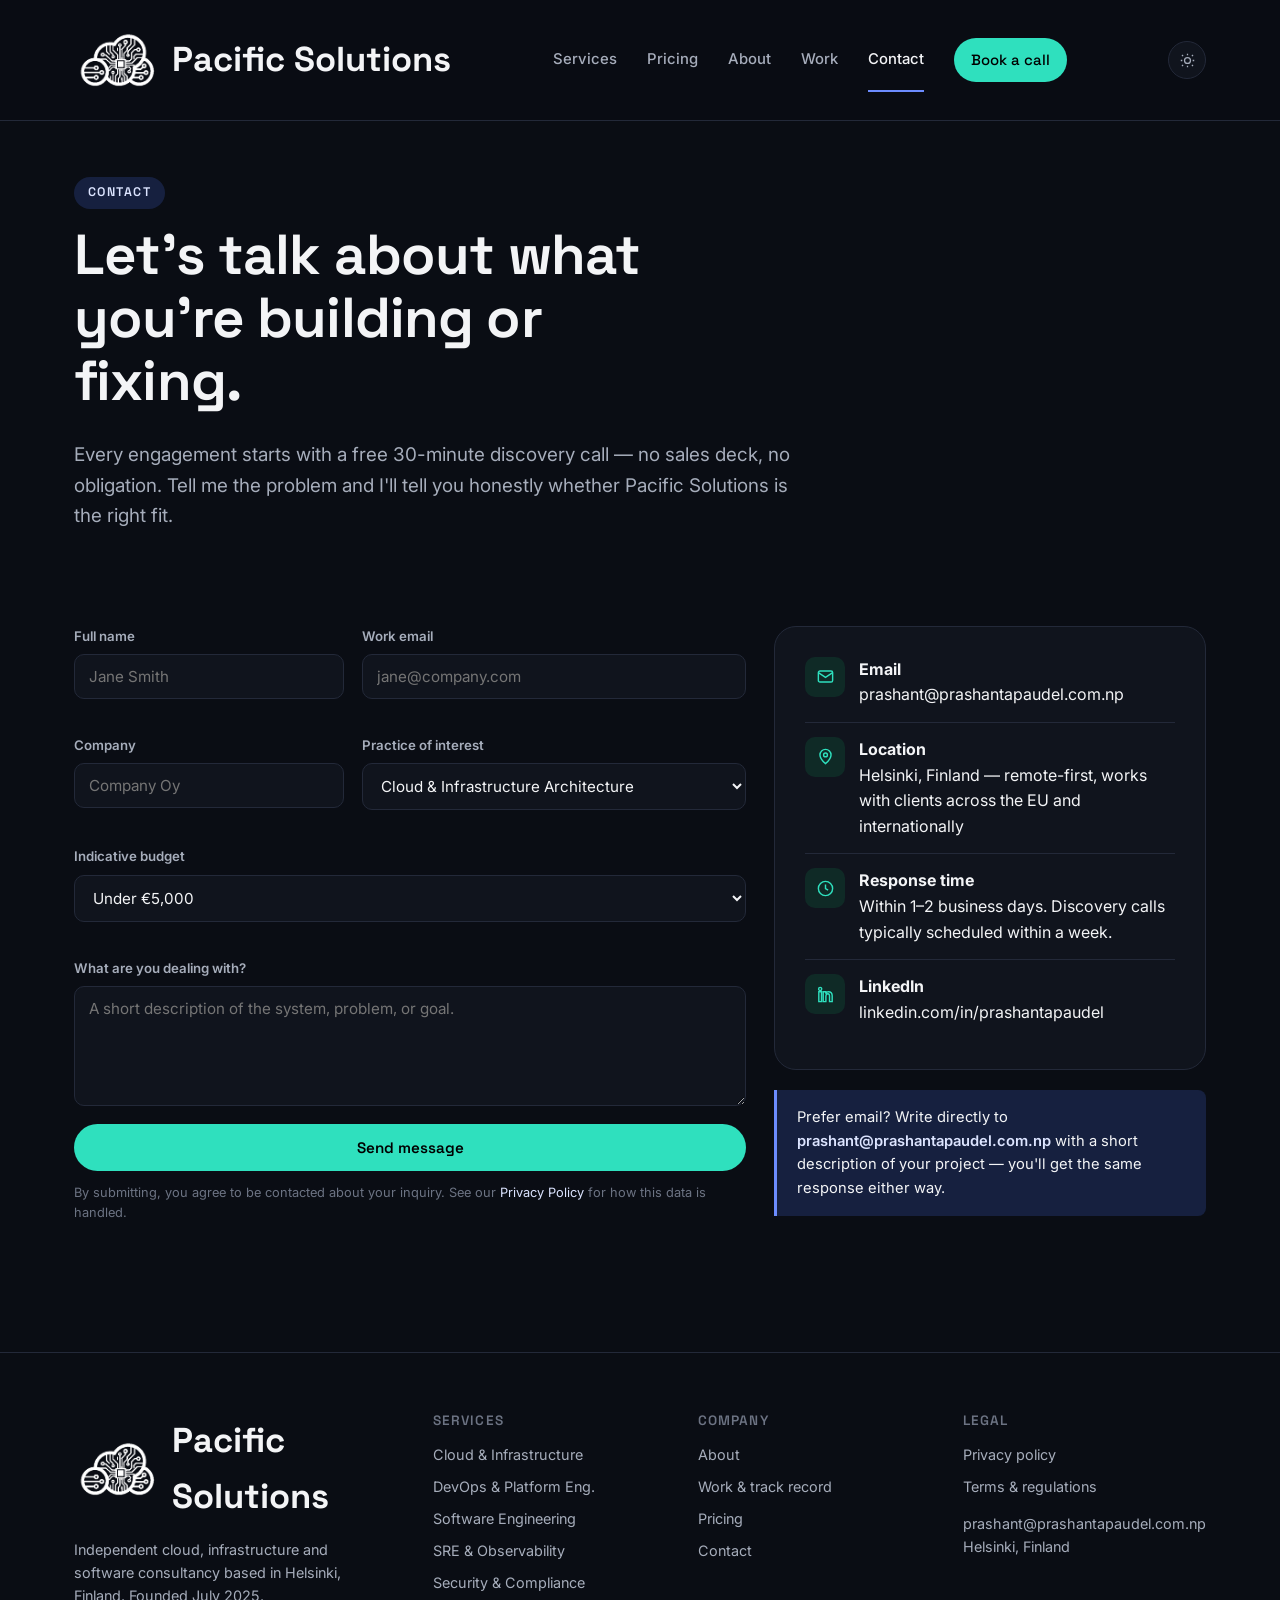
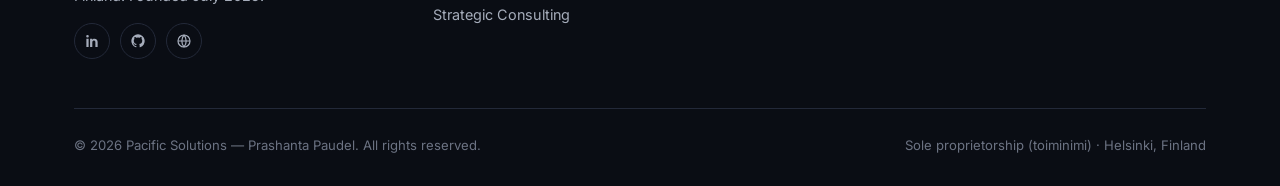
<file: contact.html>
<!doctype html>
<html lang="en" data-theme="dark">
<head>
<meta charset="UTF-8">
<meta name="viewport" content="width=device-width, initial-scale=1, viewport-fit=cover">
<title>Contact — Pacific Solutions</title>
<meta name="description" content="Book a free discovery call with Pacific Solutions, or send a message about your cloud, infrastructure or software project.">
<link rel="icon" href="assets/logo-mark.png">
<link rel="icon" media="(prefers-color-scheme: light)" href="assets/logo-mark.png">
<link rel="icon" media="(prefers-color-scheme: dark)" href="assets/logo-mark-white.png">
<link rel="preconnect" href="https://fonts.googleapis.com">
<link rel="preconnect" href="https://fonts.gstatic.com" crossorigin>
<link href="https://fonts.googleapis.com/css2?family=Space+Grotesk:wght@500;600;700&family=Inter:wght@400;500;600;700&display=swap" rel="stylesheet">
<link rel="stylesheet" href="css/style.css">
</head>
<body>

<header class="site">
  <nav class="nav">
    <a href="index.html" class="brand">
      <img src="assets/logo-mark.png" alt="" class="brand-mark">
      Pacific Solutions
    </a>
    <div class="nav-links" id="navLinks">
      <a href="services.html">Services</a>
      <a href="pricing.html">Pricing</a>
      <a href="about.html">About</a>
      <a href="work.html">Work</a>
      <a href="contact.html" class="active">Contact</a>
      <a href="contact.html" class="btn btn-accent btn-sm">Book a call</a>
    </div>
    <div class="nav-right">
      <button class="theme-toggle" aria-label="Toggle theme"></button>
      <button class="menu-btn" aria-label="Open menu"><svg viewBox="0 0 24 24" fill="none" stroke="currentColor" stroke-width="2"><path d="M3 6h18M3 12h18M3 18h18"/></svg></button>
    </div>
  </nav>
</header>

<main>
  <section class="page-hero">
    <div class="container">
      <span class="eyebrow">Contact</span>
      <h1 style="max-width:18ch;">Let's talk about what you're building or fixing.</h1>
      <p class="lede">Every engagement starts with a free 30-minute discovery call — no sales deck, no obligation. Tell me the problem and I'll tell you honestly whether Pacific Solutions is the right fit.</p>
    </div>
  </section>

  <section class="tight">
    <div class="container grid-2" style="align-items:start;">
      <form id="contact-form" class="reveal" action="https://formsubmit.co/prashant@prashantapaudel.com.np" method="POST">
        <input type="hidden" name="_subject" value="New inquiry from Pacific Solutions website">
        <input type="hidden" name="_template" value="table">
        <input type="text" name="_honey" style="display:none" tabindex="-1" autocomplete="off">

        <div class="form-grid">
          <div class="field">
            <label for="name">Full name</label>
            <input type="text" id="name" name="Name" required placeholder="Jane Smith">
          </div>
          <div class="field">
            <label for="email">Work email</label>
            <input type="email" id="email" name="Email" required placeholder="jane@company.com">
          </div>
          <div class="field">
            <label for="company">Company</label>
            <input type="text" id="company" name="Company" placeholder="Company Oy">
          </div>
          <div class="field">
            <label for="service">Practice of interest</label>
            <select id="service" name="Service">
              <option>Cloud &amp; Infrastructure Architecture</option>
              <option>DevOps &amp; Platform Engineering</option>
              <option>Custom Software Engineering &amp; Modernization</option>
              <option>Site Reliability Engineering &amp; Observability</option>
              <option>Security, Compliance &amp; Governance</option>
              <option>Strategic Technology Consulting</option>
              <option>Not sure yet</option>
            </select>
          </div>
          <div class="field full">
            <label for="budget">Indicative budget</label>
            <select id="budget" name="Budget">
              <option>Under €5,000</option>
              <option>€5,000 – €15,000</option>
              <option>€15,000 – €50,000</option>
              <option>€50,000+</option>
              <option>Ongoing monthly retainer</option>
              <option>Not sure yet</option>
            </select>
          </div>
          <div class="field full">
            <label for="message">What are you dealing with?</label>
            <textarea id="message" name="Message" required placeholder="A short description of the system, problem, or goal."></textarea>
          </div>
        </div>
        <button type="submit" class="btn btn-accent btn-block">Send message</button>
        <p class="form-note" style="margin-top:12px;">By submitting, you agree to be contacted about your inquiry. See our <a href="privacy.html" style="color:var(--accent-ink);">Privacy Policy</a> for how this data is handled.</p>
      </form>

      <div class="reveal">
        <div class="contact-panel">
          <div class="contact-row">
            <div class="icon"><svg viewBox="0 0 24 24" fill="none" stroke="currentColor" stroke-width="1.8"><rect x="3" y="5" width="18" height="14" rx="2"/><path d="m3 7 9 6 9-6"/></svg></div>
            <div><strong style="color:var(--ink);">Email</strong><br><a href="mailto:prashant@prashantapaudel.com.np">prashant@prashantapaudel.com.np</a></div>
          </div>
          <div class="contact-row">
            <div class="icon"><svg viewBox="0 0 24 24" fill="none" stroke="currentColor" stroke-width="1.8"><path d="M12 21s7-6.1 7-11a7 7 0 1 0-14 0c0 4.9 7 11 7 11Z"/><circle cx="12" cy="10" r="2.4"/></svg></div>
            <div><strong style="color:var(--ink);">Location</strong><br>Helsinki, Finland — remote-first, works with clients across the EU and internationally</div>
          </div>
          <div class="contact-row">
            <div class="icon"><svg viewBox="0 0 24 24" fill="none" stroke="currentColor" stroke-width="1.8"><circle cx="12" cy="12" r="9"/><path d="M12 7v5l3.3 2"/></svg></div>
            <div><strong style="color:var(--ink);">Response time</strong><br>Within 1–2 business days. Discovery calls typically scheduled within a week.</div>
          </div>
          <div class="contact-row">
            <div class="icon"><svg viewBox="0 0 24 24" fill="none" stroke="currentColor" stroke-width="1.8"><path d="M6.94 8.5H3.56V21h3.38V8.5ZM5.25 3a1.96 1.96 0 1 0 0 3.92A1.96 1.96 0 0 0 5.25 3ZM20.44 21h-3.37v-6.4c0-1.53-.03-3.49-2.13-3.49-2.13 0-2.46 1.66-2.46 3.38V21H9.11V8.5h3.24v1.71h.05c.45-.85 1.55-1.75 3.2-1.75 3.42 0 4.85 2.25 4.85 5.15V21Z"/></svg></div>
            <div><strong style="color:var(--ink);">LinkedIn</strong><br><a href="https://www.linkedin.com/in/prashantapaudel" target="_blank" rel="noopener">linkedin.com/in/prashantapaudel</a></div>
          </div>
        </div>

        <div class="callout" style="margin-top:20px;">
          Prefer email? Write directly to <a href="mailto:prashant@prashantapaudel.com.np" style="color:var(--accent-ink); font-weight:600;">prashant@prashantapaudel.com.np</a> with a short description of your project — you'll get the same response either way.
        </div>
      </div>
    </div>
  </section>
</main>

<footer class="site">
  <div class="container">
    <div class="footer-grid">
      <div>
        <div class="brand">
          <img src="assets/logo-mark.png" alt="" class="brand-mark">
          Pacific Solutions
        </div>
        <p style="margin-top:14px; max-width:300px;">Independent cloud, infrastructure and software consultancy based in Helsinki, Finland. Founded July 2025.</p>
        <div class="socials" style="margin-top:16px;">
          <a href="https://www.linkedin.com/in/prashantapaudel" target="_blank" rel="noopener" aria-label="LinkedIn"><svg viewBox="0 0 24 24" fill="currentColor"><path d="M6.94 8.5H3.56V21h3.38V8.5ZM5.25 3a1.96 1.96 0 1 0 0 3.92A1.96 1.96 0 0 0 5.25 3ZM20.44 21h-3.37v-6.4c0-1.53-.03-3.49-2.13-3.49-2.13 0-2.46 1.66-2.46 3.38V21H9.11V8.5h3.24v1.71h.05c.45-.85 1.55-1.75 3.2-1.75 3.42 0 4.85 2.25 4.85 5.15V21Z"/></svg></a>
          <a href="https://github.com/pacificpaudel" target="_blank" rel="noopener" aria-label="GitHub"><svg viewBox="0 0 24 24" fill="currentColor"><path d="M12 2a10 10 0 0 0-3.16 19.5c.5.1.68-.22.68-.48v-1.7c-2.78.6-3.37-1.34-3.37-1.34-.46-1.15-1.11-1.46-1.11-1.46-.9-.62.07-.6.07-.6 1 .07 1.53 1.03 1.53 1.03.9 1.52 2.34 1.08 2.91.83.09-.65.35-1.08.63-1.33-2.22-.25-4.56-1.11-4.56-4.94 0-1.09.39-1.98 1.03-2.68-.1-.25-.45-1.27.1-2.65 0 0 .84-.27 2.75 1.02a9.5 9.5 0 0 1 5 0c1.91-1.3 2.75-1.02 2.75-1.02.55 1.38.2 2.4.1 2.65.64.7 1.03 1.59 1.03 2.68 0 3.84-2.34 4.68-4.57 4.93.36.31.68.92.68 1.85v2.74c0 .27.18.58.69.48A10 10 0 0 0 12 2Z"/></svg></a>
          <a href="https://prashantapaudel.com.np" target="_blank" rel="noopener" aria-label="Personal website"><svg viewBox="0 0 24 24" fill="none" stroke="currentColor" stroke-width="1.8"><circle cx="12" cy="12" r="9"/><path d="M3 12h18M12 3a14 14 0 0 1 0 18M12 3a14 14 0 0 0 0 18"/></svg></a>
        </div>
      </div>
      <div>
        <h4>Services</h4>
        <a href="services.html#cloud-infrastructure">Cloud &amp; Infrastructure</a>
        <a href="services.html#devops-platform">DevOps &amp; Platform Eng.</a>
        <a href="services.html#software-engineering">Software Engineering</a>
        <a href="services.html#sre-observability">SRE &amp; Observability</a>
        <a href="services.html#security-compliance">Security &amp; Compliance</a>
        <a href="services.html#strategic-consulting">Strategic Consulting</a>
      </div>
      <div>
        <h4>Company</h4>
        <a href="about.html">About</a>
        <a href="work.html">Work &amp; track record</a>
        <a href="pricing.html">Pricing</a>
        <a href="contact.html">Contact</a>
      </div>
      <div>
        <h4>Legal</h4>
        <a href="privacy.html">Privacy policy</a>
        <a href="terms.html">Terms &amp; regulations</a>
        <p style="margin-top:14px;">prashant@prashantapaudel.com.np<br>Helsinki, Finland</p>
      </div>
    </div>
    <div class="footer-bottom">
      <p>© <span data-year></span> Pacific Solutions — Prashanta Paudel. All rights reserved.</p>
      <p>Sole proprietorship (toiminimi) · Helsinki, Finland</p>
    </div>
  </div>
</footer>

<script src="js/main.js"></script>
</body>
</html>
</file>
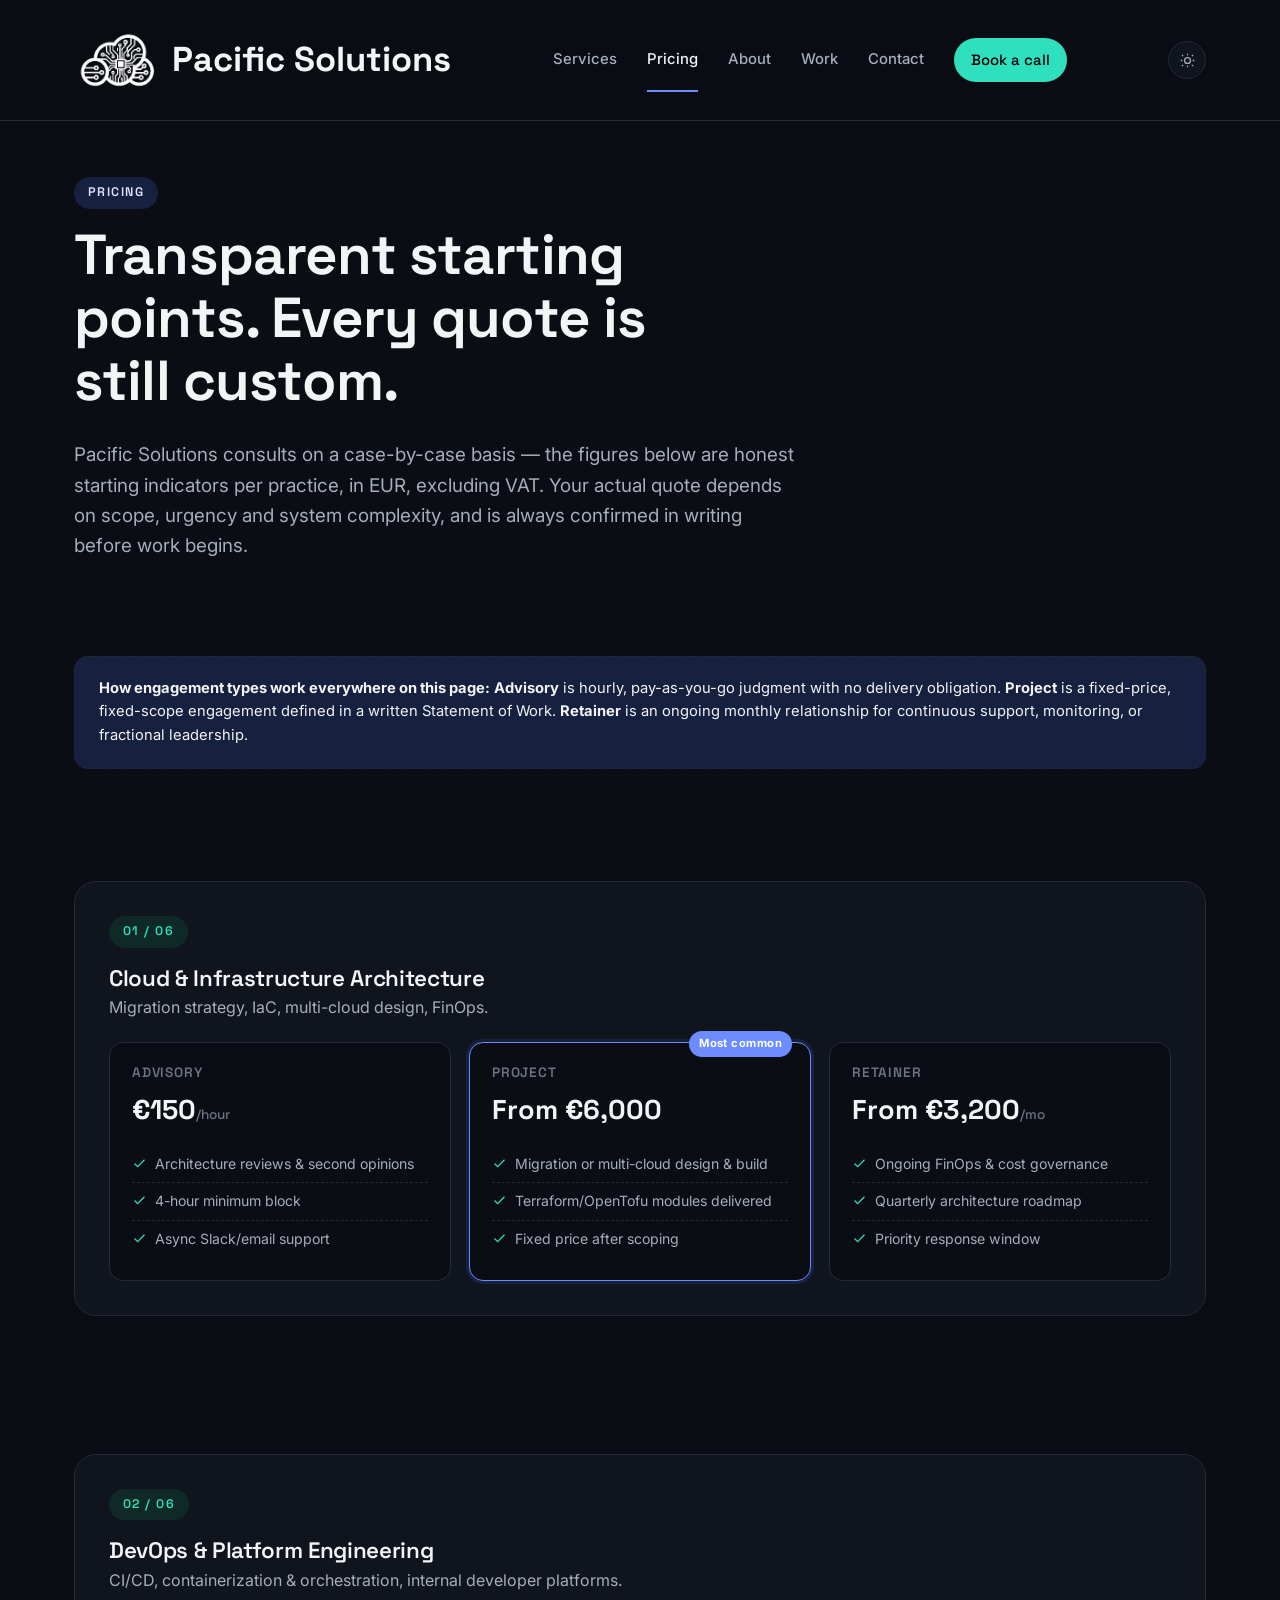
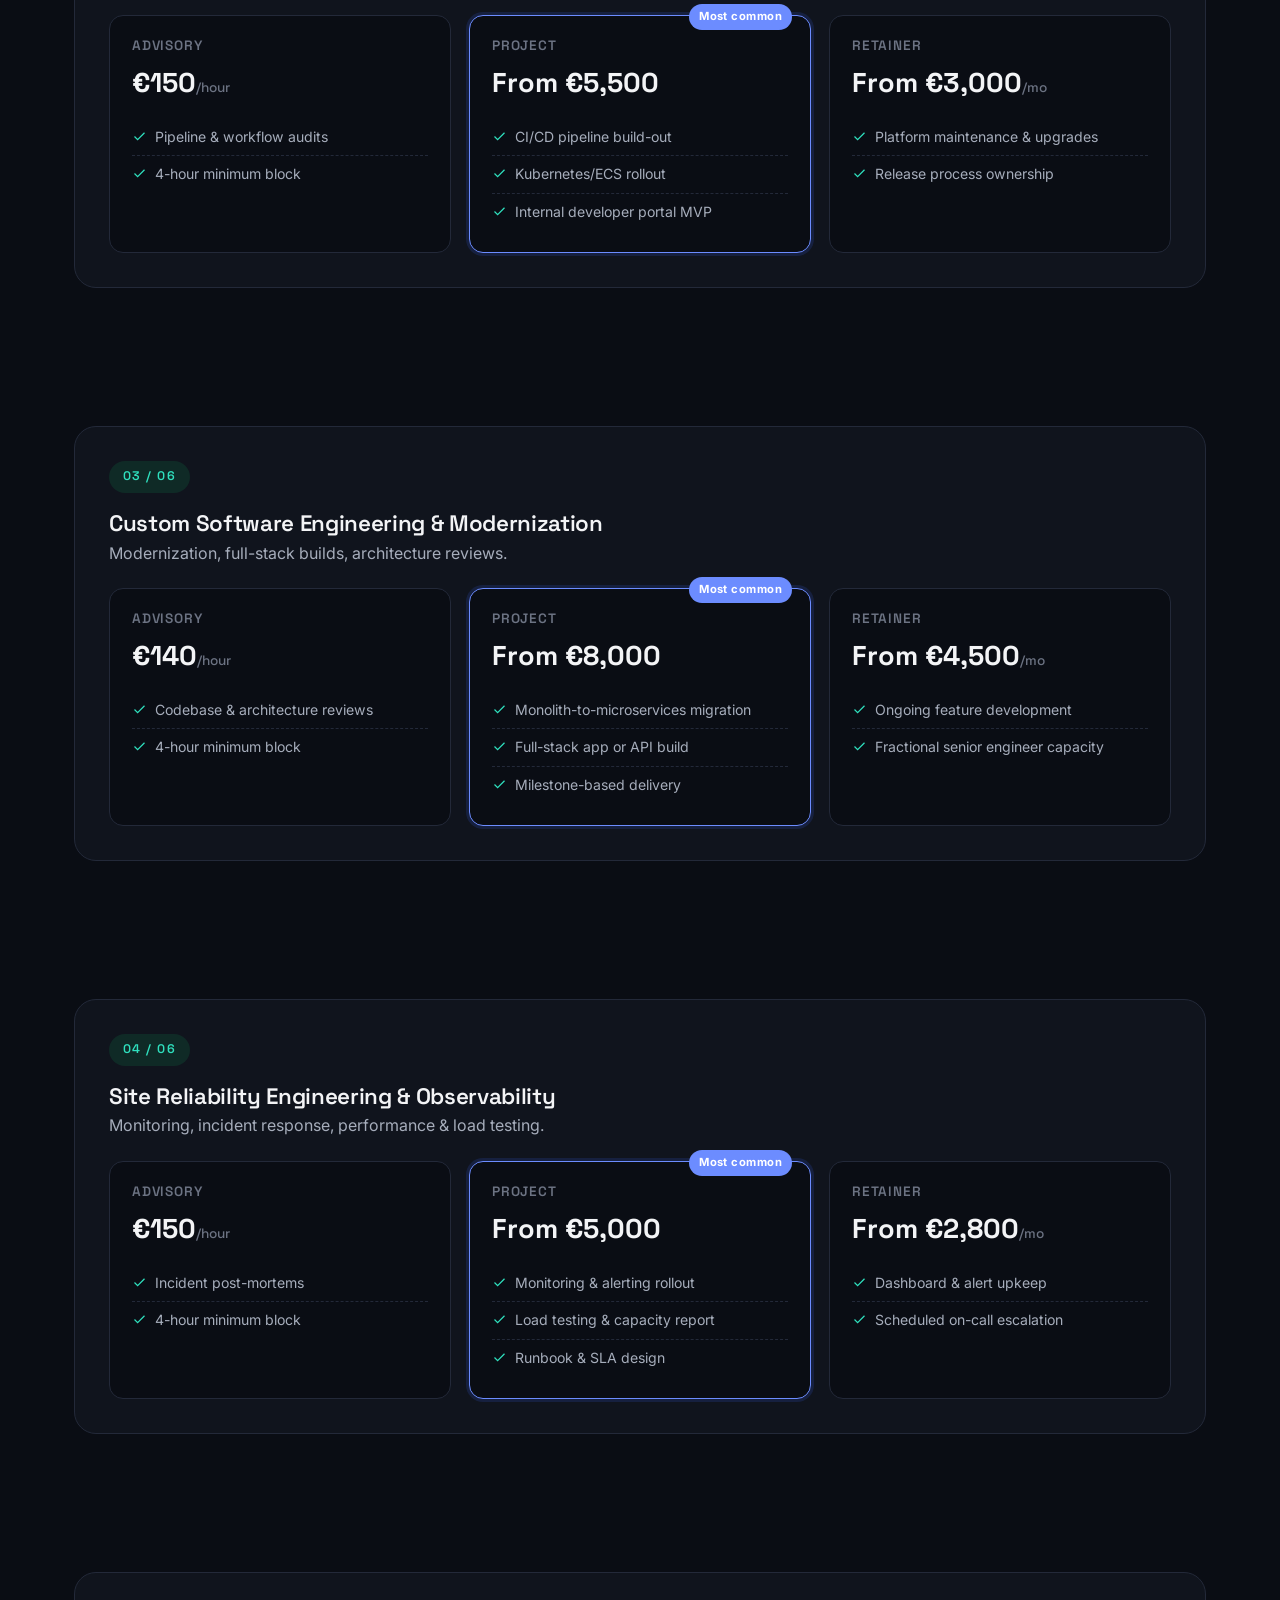
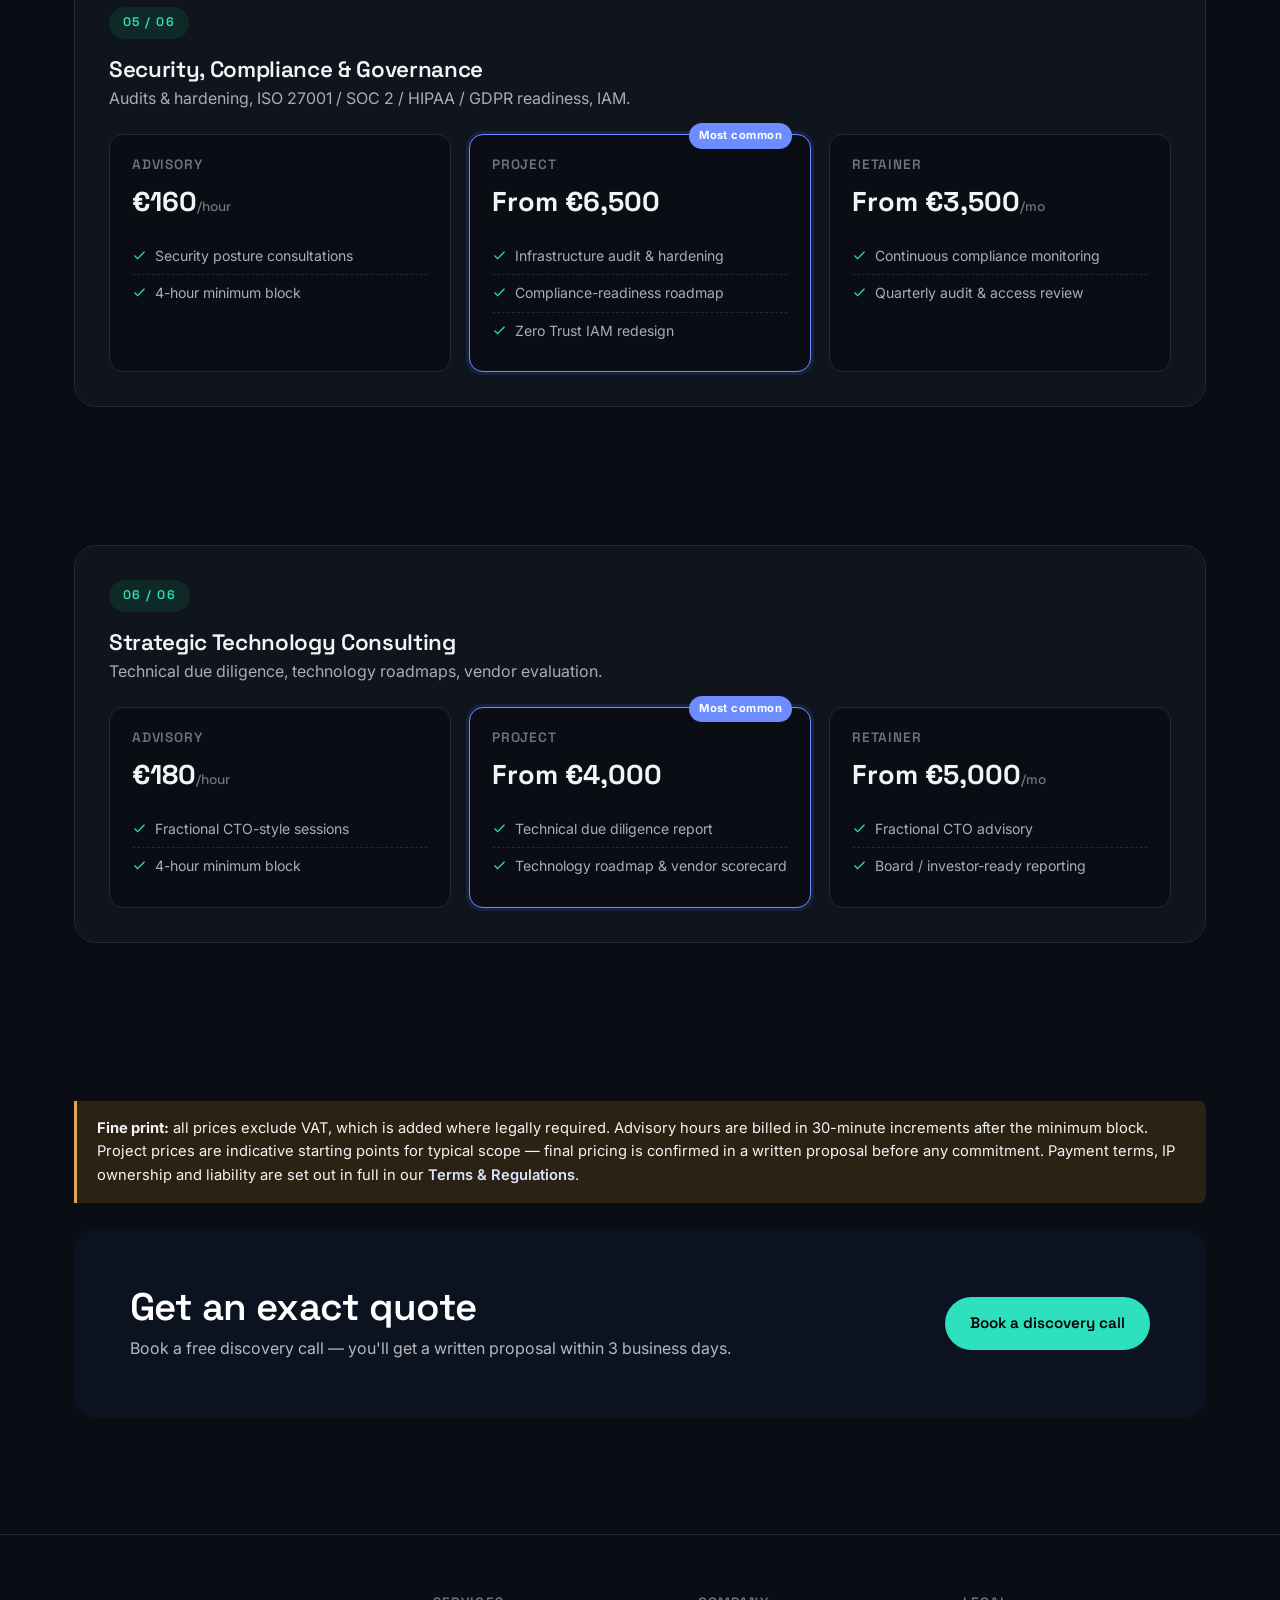
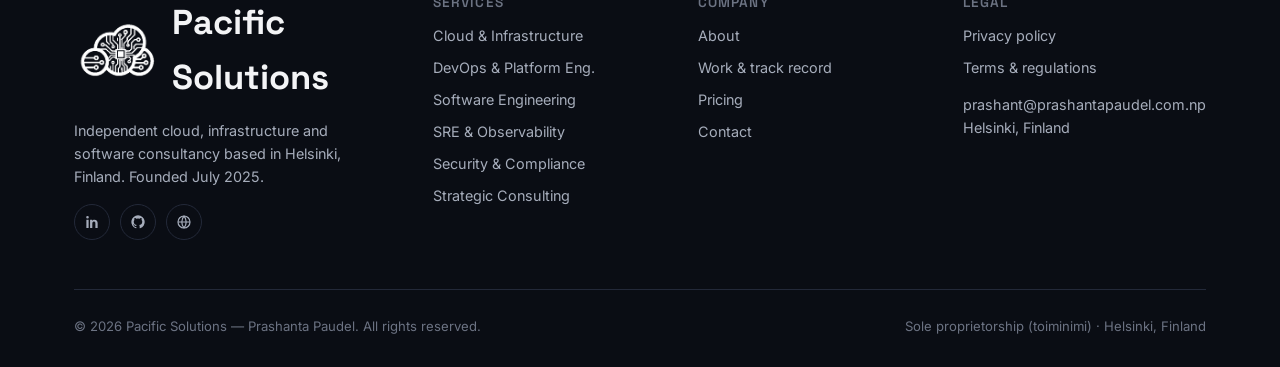
<file: pricing.html>
<!doctype html>
<html lang="en" data-theme="dark">
<head>
<meta charset="UTF-8">
<meta name="viewport" content="width=device-width, initial-scale=1, viewport-fit=cover">
<title>Pricing — Pacific Solutions</title>
<meta name="description" content="Indicative pricing per practice: advisory hourly rates, fixed-scope project pricing, and ongoing retainers. All engagements are scoped case-by-case after a discovery call.">
<link rel="icon" href="assets/logo-mark.png">
<link rel="icon" media="(prefers-color-scheme: light)" href="assets/logo-mark.png">
<link rel="icon" media="(prefers-color-scheme: dark)" href="assets/logo-mark-white.png">
<link rel="preconnect" href="https://fonts.googleapis.com">
<link rel="preconnect" href="https://fonts.gstatic.com" crossorigin>
<link href="https://fonts.googleapis.com/css2?family=Space+Grotesk:wght@500;600;700&family=Inter:wght@400;500;600;700&display=swap" rel="stylesheet">
<link rel="stylesheet" href="css/style.css">
</head>
<body>

<header class="site">
  <nav class="nav">
    <a href="index.html" class="brand">
      <img src="assets/logo-mark.png" alt="" class="brand-mark">
      Pacific Solutions
    </a>
    <div class="nav-links" id="navLinks">
      <a href="services.html">Services</a>
      <a href="pricing.html" class="active">Pricing</a>
      <a href="about.html">About</a>
      <a href="work.html">Work</a>
      <a href="contact.html">Contact</a>
      <a href="contact.html" class="btn btn-accent btn-sm">Book a call</a>
    </div>
    <div class="nav-right">
      <button class="theme-toggle" aria-label="Toggle theme"></button>
      <button class="menu-btn" aria-label="Open menu"><svg viewBox="0 0 24 24" fill="none" stroke="currentColor" stroke-width="2"><path d="M3 6h18M3 12h18M3 18h18"/></svg></button>
    </div>
  </nav>
</header>

<main>
  <section class="page-hero">
    <div class="container">
      <span class="eyebrow">Pricing</span>
      <h1 style="max-width:18ch;">Transparent starting points. Every quote is still custom.</h1>
      <p class="lede">Pacific Solutions consults on a case-by-case basis — the figures below are honest starting indicators per practice, in EUR, excluding VAT. Your actual quote depends on scope, urgency and system complexity, and is always confirmed in writing before work begins.</p>
    </div>
  </section>

  <section class="tight">
    <div class="container">
      <div class="pricing-note reveal">
        <strong>How engagement types work everywhere on this page:</strong>
        <b>Advisory</b> is hourly, pay-as-you-go judgment with no delivery obligation.
        <b>Project</b> is a fixed-price, fixed-scope engagement defined in a written Statement of Work.
        <b>Retainer</b> is an ongoing monthly relationship for continuous support, monitoring, or fractional leadership.
      </div>
    </div>
  </section>

  <!-- Cloud & Infra -->
  <section id="cloud-infrastructure" class="tight">
    <div class="container">
      <div class="pricing-block reveal">
        <div class="head">
          <div>
            <span class="eyebrow teal">01 / 06</span>
            <h3 style="font-size:1.4rem; margin-bottom:4px;">Cloud &amp; Infrastructure Architecture</h3>
            <p style="margin:0;">Migration strategy, IaC, multi-cloud design, FinOps.</p>
          </div>
        </div>
        <div class="tiers">
          <div class="tier">
            <h4 style="margin:0; font-size:.85rem; text-transform:uppercase; letter-spacing:.06em; color:var(--ink-faint);">Advisory</h4>
            <div class="price">€150<small>/hour</small></div>
            <ul>
              <li><svg viewBox="0 0 24 24" fill="none" stroke="currentColor" stroke-width="2"><path d="M20 6 9 17l-5-5"/></svg>Architecture reviews &amp; second opinions</li>
              <li><svg viewBox="0 0 24 24" fill="none" stroke="currentColor" stroke-width="2"><path d="M20 6 9 17l-5-5"/></svg>4-hour minimum block</li>
              <li><svg viewBox="0 0 24 24" fill="none" stroke="currentColor" stroke-width="2"><path d="M20 6 9 17l-5-5"/></svg>Async Slack/email support</li>
            </ul>
          </div>
          <div class="tier featured">
            <span class="badge">Most common</span>
            <h4 style="margin:0; font-size:.85rem; text-transform:uppercase; letter-spacing:.06em; color:var(--ink-faint);">Project</h4>
            <div class="price">From €6,000</div>
            <ul>
              <li><svg viewBox="0 0 24 24" fill="none" stroke="currentColor" stroke-width="2"><path d="M20 6 9 17l-5-5"/></svg>Migration or multi-cloud design &amp; build</li>
              <li><svg viewBox="0 0 24 24" fill="none" stroke="currentColor" stroke-width="2"><path d="M20 6 9 17l-5-5"/></svg>Terraform/OpenTofu modules delivered</li>
              <li><svg viewBox="0 0 24 24" fill="none" stroke="currentColor" stroke-width="2"><path d="M20 6 9 17l-5-5"/></svg>Fixed price after scoping</li>
            </ul>
          </div>
          <div class="tier">
            <h4 style="margin:0; font-size:.85rem; text-transform:uppercase; letter-spacing:.06em; color:var(--ink-faint);">Retainer</h4>
            <div class="price">From €3,200<small>/mo</small></div>
            <ul>
              <li><svg viewBox="0 0 24 24" fill="none" stroke="currentColor" stroke-width="2"><path d="M20 6 9 17l-5-5"/></svg>Ongoing FinOps &amp; cost governance</li>
              <li><svg viewBox="0 0 24 24" fill="none" stroke="currentColor" stroke-width="2"><path d="M20 6 9 17l-5-5"/></svg>Quarterly architecture roadmap</li>
              <li><svg viewBox="0 0 24 24" fill="none" stroke="currentColor" stroke-width="2"><path d="M20 6 9 17l-5-5"/></svg>Priority response window</li>
            </ul>
          </div>
        </div>
      </div>
    </div>
  </section>

  <!-- DevOps -->
  <section id="devops-platform" class="tight">
    <div class="container">
      <div class="pricing-block reveal">
        <div class="head">
          <div>
            <span class="eyebrow teal">02 / 06</span>
            <h3 style="font-size:1.4rem; margin-bottom:4px;">DevOps &amp; Platform Engineering</h3>
            <p style="margin:0;">CI/CD, containerization &amp; orchestration, internal developer platforms.</p>
          </div>
        </div>
        <div class="tiers">
          <div class="tier">
            <h4 style="margin:0; font-size:.85rem; text-transform:uppercase; letter-spacing:.06em; color:var(--ink-faint);">Advisory</h4>
            <div class="price">€150<small>/hour</small></div>
            <ul>
              <li><svg viewBox="0 0 24 24" fill="none" stroke="currentColor" stroke-width="2"><path d="M20 6 9 17l-5-5"/></svg>Pipeline &amp; workflow audits</li>
              <li><svg viewBox="0 0 24 24" fill="none" stroke="currentColor" stroke-width="2"><path d="M20 6 9 17l-5-5"/></svg>4-hour minimum block</li>
            </ul>
          </div>
          <div class="tier featured">
            <span class="badge">Most common</span>
            <h4 style="margin:0; font-size:.85rem; text-transform:uppercase; letter-spacing:.06em; color:var(--ink-faint);">Project</h4>
            <div class="price">From €5,500</div>
            <ul>
              <li><svg viewBox="0 0 24 24" fill="none" stroke="currentColor" stroke-width="2"><path d="M20 6 9 17l-5-5"/></svg>CI/CD pipeline build-out</li>
              <li><svg viewBox="0 0 24 24" fill="none" stroke="currentColor" stroke-width="2"><path d="M20 6 9 17l-5-5"/></svg>Kubernetes/ECS rollout</li>
              <li><svg viewBox="0 0 24 24" fill="none" stroke="currentColor" stroke-width="2"><path d="M20 6 9 17l-5-5"/></svg>Internal developer portal MVP</li>
            </ul>
          </div>
          <div class="tier">
            <h4 style="margin:0; font-size:.85rem; text-transform:uppercase; letter-spacing:.06em; color:var(--ink-faint);">Retainer</h4>
            <div class="price">From €3,000<small>/mo</small></div>
            <ul>
              <li><svg viewBox="0 0 24 24" fill="none" stroke="currentColor" stroke-width="2"><path d="M20 6 9 17l-5-5"/></svg>Platform maintenance &amp; upgrades</li>
              <li><svg viewBox="0 0 24 24" fill="none" stroke="currentColor" stroke-width="2"><path d="M20 6 9 17l-5-5"/></svg>Release process ownership</li>
            </ul>
          </div>
        </div>
      </div>
    </div>
  </section>

  <!-- Software engineering -->
  <section id="software-engineering" class="tight">
    <div class="container">
      <div class="pricing-block reveal">
        <div class="head">
          <div>
            <span class="eyebrow teal">03 / 06</span>
            <h3 style="font-size:1.4rem; margin-bottom:4px;">Custom Software Engineering &amp; Modernization</h3>
            <p style="margin:0;">Modernization, full-stack builds, architecture reviews.</p>
          </div>
        </div>
        <div class="tiers">
          <div class="tier">
            <h4 style="margin:0; font-size:.85rem; text-transform:uppercase; letter-spacing:.06em; color:var(--ink-faint);">Advisory</h4>
            <div class="price">€140<small>/hour</small></div>
            <ul>
              <li><svg viewBox="0 0 24 24" fill="none" stroke="currentColor" stroke-width="2"><path d="M20 6 9 17l-5-5"/></svg>Codebase &amp; architecture reviews</li>
              <li><svg viewBox="0 0 24 24" fill="none" stroke="currentColor" stroke-width="2"><path d="M20 6 9 17l-5-5"/></svg>4-hour minimum block</li>
            </ul>
          </div>
          <div class="tier featured">
            <span class="badge">Most common</span>
            <h4 style="margin:0; font-size:.85rem; text-transform:uppercase; letter-spacing:.06em; color:var(--ink-faint);">Project</h4>
            <div class="price">From €8,000</div>
            <ul>
              <li><svg viewBox="0 0 24 24" fill="none" stroke="currentColor" stroke-width="2"><path d="M20 6 9 17l-5-5"/></svg>Monolith-to-microservices migration</li>
              <li><svg viewBox="0 0 24 24" fill="none" stroke="currentColor" stroke-width="2"><path d="M20 6 9 17l-5-5"/></svg>Full-stack app or API build</li>
              <li><svg viewBox="0 0 24 24" fill="none" stroke="currentColor" stroke-width="2"><path d="M20 6 9 17l-5-5"/></svg>Milestone-based delivery</li>
            </ul>
          </div>
          <div class="tier">
            <h4 style="margin:0; font-size:.85rem; text-transform:uppercase; letter-spacing:.06em; color:var(--ink-faint);">Retainer</h4>
            <div class="price">From €4,500<small>/mo</small></div>
            <ul>
              <li><svg viewBox="0 0 24 24" fill="none" stroke="currentColor" stroke-width="2"><path d="M20 6 9 17l-5-5"/></svg>Ongoing feature development</li>
              <li><svg viewBox="0 0 24 24" fill="none" stroke="currentColor" stroke-width="2"><path d="M20 6 9 17l-5-5"/></svg>Fractional senior engineer capacity</li>
            </ul>
          </div>
        </div>
      </div>
    </div>
  </section>

  <!-- SRE -->
  <section id="sre-observability" class="tight">
    <div class="container">
      <div class="pricing-block reveal">
        <div class="head">
          <div>
            <span class="eyebrow teal">04 / 06</span>
            <h3 style="font-size:1.4rem; margin-bottom:4px;">Site Reliability Engineering &amp; Observability</h3>
            <p style="margin:0;">Monitoring, incident response, performance &amp; load testing.</p>
          </div>
        </div>
        <div class="tiers">
          <div class="tier">
            <h4 style="margin:0; font-size:.85rem; text-transform:uppercase; letter-spacing:.06em; color:var(--ink-faint);">Advisory</h4>
            <div class="price">€150<small>/hour</small></div>
            <ul>
              <li><svg viewBox="0 0 24 24" fill="none" stroke="currentColor" stroke-width="2"><path d="M20 6 9 17l-5-5"/></svg>Incident post-mortems</li>
              <li><svg viewBox="0 0 24 24" fill="none" stroke="currentColor" stroke-width="2"><path d="M20 6 9 17l-5-5"/></svg>4-hour minimum block</li>
            </ul>
          </div>
          <div class="tier featured">
            <span class="badge">Most common</span>
            <h4 style="margin:0; font-size:.85rem; text-transform:uppercase; letter-spacing:.06em; color:var(--ink-faint);">Project</h4>
            <div class="price">From €5,000</div>
            <ul>
              <li><svg viewBox="0 0 24 24" fill="none" stroke="currentColor" stroke-width="2"><path d="M20 6 9 17l-5-5"/></svg>Monitoring &amp; alerting rollout</li>
              <li><svg viewBox="0 0 24 24" fill="none" stroke="currentColor" stroke-width="2"><path d="M20 6 9 17l-5-5"/></svg>Load testing &amp; capacity report</li>
              <li><svg viewBox="0 0 24 24" fill="none" stroke="currentColor" stroke-width="2"><path d="M20 6 9 17l-5-5"/></svg>Runbook &amp; SLA design</li>
            </ul>
          </div>
          <div class="tier">
            <h4 style="margin:0; font-size:.85rem; text-transform:uppercase; letter-spacing:.06em; color:var(--ink-faint);">Retainer</h4>
            <div class="price">From €2,800<small>/mo</small></div>
            <ul>
              <li><svg viewBox="0 0 24 24" fill="none" stroke="currentColor" stroke-width="2"><path d="M20 6 9 17l-5-5"/></svg>Dashboard &amp; alert upkeep</li>
              <li><svg viewBox="0 0 24 24" fill="none" stroke="currentColor" stroke-width="2"><path d="M20 6 9 17l-5-5"/></svg>Scheduled on-call escalation</li>
            </ul>
          </div>
        </div>
      </div>
    </div>
  </section>

  <!-- Security -->
  <section id="security-compliance" class="tight">
    <div class="container">
      <div class="pricing-block reveal">
        <div class="head">
          <div>
            <span class="eyebrow teal">05 / 06</span>
            <h3 style="font-size:1.4rem; margin-bottom:4px;">Security, Compliance &amp; Governance</h3>
            <p style="margin:0;">Audits &amp; hardening, ISO 27001 / SOC 2 / HIPAA / GDPR readiness, IAM.</p>
          </div>
        </div>
        <div class="tiers">
          <div class="tier">
            <h4 style="margin:0; font-size:.85rem; text-transform:uppercase; letter-spacing:.06em; color:var(--ink-faint);">Advisory</h4>
            <div class="price">€160<small>/hour</small></div>
            <ul>
              <li><svg viewBox="0 0 24 24" fill="none" stroke="currentColor" stroke-width="2"><path d="M20 6 9 17l-5-5"/></svg>Security posture consultations</li>
              <li><svg viewBox="0 0 24 24" fill="none" stroke="currentColor" stroke-width="2"><path d="M20 6 9 17l-5-5"/></svg>4-hour minimum block</li>
            </ul>
          </div>
          <div class="tier featured">
            <span class="badge">Most common</span>
            <h4 style="margin:0; font-size:.85rem; text-transform:uppercase; letter-spacing:.06em; color:var(--ink-faint);">Project</h4>
            <div class="price">From €6,500</div>
            <ul>
              <li><svg viewBox="0 0 24 24" fill="none" stroke="currentColor" stroke-width="2"><path d="M20 6 9 17l-5-5"/></svg>Infrastructure audit &amp; hardening</li>
              <li><svg viewBox="0 0 24 24" fill="none" stroke="currentColor" stroke-width="2"><path d="M20 6 9 17l-5-5"/></svg>Compliance-readiness roadmap</li>
              <li><svg viewBox="0 0 24 24" fill="none" stroke="currentColor" stroke-width="2"><path d="M20 6 9 17l-5-5"/></svg>Zero Trust IAM redesign</li>
            </ul>
          </div>
          <div class="tier">
            <h4 style="margin:0; font-size:.85rem; text-transform:uppercase; letter-spacing:.06em; color:var(--ink-faint);">Retainer</h4>
            <div class="price">From €3,500<small>/mo</small></div>
            <ul>
              <li><svg viewBox="0 0 24 24" fill="none" stroke="currentColor" stroke-width="2"><path d="M20 6 9 17l-5-5"/></svg>Continuous compliance monitoring</li>
              <li><svg viewBox="0 0 24 24" fill="none" stroke="currentColor" stroke-width="2"><path d="M20 6 9 17l-5-5"/></svg>Quarterly audit &amp; access review</li>
            </ul>
          </div>
        </div>
      </div>
    </div>
  </section>

  <!-- Strategic -->
  <section id="strategic-consulting" class="tight">
    <div class="container">
      <div class="pricing-block reveal">
        <div class="head">
          <div>
            <span class="eyebrow teal">06 / 06</span>
            <h3 style="font-size:1.4rem; margin-bottom:4px;">Strategic Technology Consulting</h3>
            <p style="margin:0;">Technical due diligence, technology roadmaps, vendor evaluation.</p>
          </div>
        </div>
        <div class="tiers">
          <div class="tier">
            <h4 style="margin:0; font-size:.85rem; text-transform:uppercase; letter-spacing:.06em; color:var(--ink-faint);">Advisory</h4>
            <div class="price">€180<small>/hour</small></div>
            <ul>
              <li><svg viewBox="0 0 24 24" fill="none" stroke="currentColor" stroke-width="2"><path d="M20 6 9 17l-5-5"/></svg>Fractional CTO-style sessions</li>
              <li><svg viewBox="0 0 24 24" fill="none" stroke="currentColor" stroke-width="2"><path d="M20 6 9 17l-5-5"/></svg>4-hour minimum block</li>
            </ul>
          </div>
          <div class="tier featured">
            <span class="badge">Most common</span>
            <h4 style="margin:0; font-size:.85rem; text-transform:uppercase; letter-spacing:.06em; color:var(--ink-faint);">Project</h4>
            <div class="price">From €4,000</div>
            <ul>
              <li><svg viewBox="0 0 24 24" fill="none" stroke="currentColor" stroke-width="2"><path d="M20 6 9 17l-5-5"/></svg>Technical due diligence report</li>
              <li><svg viewBox="0 0 24 24" fill="none" stroke="currentColor" stroke-width="2"><path d="M20 6 9 17l-5-5"/></svg>Technology roadmap &amp; vendor scorecard</li>
            </ul>
          </div>
          <div class="tier">
            <h4 style="margin:0; font-size:.85rem; text-transform:uppercase; letter-spacing:.06em; color:var(--ink-faint);">Retainer</h4>
            <div class="price">From €5,000<small>/mo</small></div>
            <ul>
              <li><svg viewBox="0 0 24 24" fill="none" stroke="currentColor" stroke-width="2"><path d="M20 6 9 17l-5-5"/></svg>Fractional CTO advisory</li>
              <li><svg viewBox="0 0 24 24" fill="none" stroke="currentColor" stroke-width="2"><path d="M20 6 9 17l-5-5"/></svg>Board / investor-ready reporting</li>
            </ul>
          </div>
        </div>
      </div>
    </div>
  </section>

  <section class="tight">
    <div class="container">
      <div class="callout warn reveal">
        <strong>Fine print:</strong> all prices exclude VAT, which is added where legally required. Advisory hours are billed in 30-minute increments after the minimum block. Project prices are indicative starting points for typical scope — final pricing is confirmed in a written proposal before any commitment. Payment terms, IP ownership and liability are set out in full in our <a href="terms.html" style="color:var(--accent-ink); font-weight:600;">Terms &amp; Regulations</a>.
      </div>
      <div class="cta-band reveal" style="margin-top:26px;">
        <div>
          <h2>Get an exact quote</h2>
          <p>Book a free discovery call — you'll get a written proposal within 3 business days.</p>
        </div>
        <a href="contact.html" class="btn btn-accent">Book a discovery call</a>
      </div>
    </div>
  </section>
</main>

<footer class="site">
  <div class="container">
    <div class="footer-grid">
      <div>
        <div class="brand">
          <img src="assets/logo-mark.png" alt="" class="brand-mark">
          Pacific Solutions
        </div>
        <p style="margin-top:14px; max-width:300px;">Independent cloud, infrastructure and software consultancy based in Helsinki, Finland. Founded July 2025.</p>
        <div class="socials" style="margin-top:16px;">
          <a href="https://www.linkedin.com/in/prashantapaudel" target="_blank" rel="noopener" aria-label="LinkedIn"><svg viewBox="0 0 24 24" fill="currentColor"><path d="M6.94 8.5H3.56V21h3.38V8.5ZM5.25 3a1.96 1.96 0 1 0 0 3.92A1.96 1.96 0 0 0 5.25 3ZM20.44 21h-3.37v-6.4c0-1.53-.03-3.49-2.13-3.49-2.13 0-2.46 1.66-2.46 3.38V21H9.11V8.5h3.24v1.71h.05c.45-.85 1.55-1.75 3.2-1.75 3.42 0 4.85 2.25 4.85 5.15V21Z"/></svg></a>
          <a href="https://github.com/pacificpaudel" target="_blank" rel="noopener" aria-label="GitHub"><svg viewBox="0 0 24 24" fill="currentColor"><path d="M12 2a10 10 0 0 0-3.16 19.5c.5.1.68-.22.68-.48v-1.7c-2.78.6-3.37-1.34-3.37-1.34-.46-1.15-1.11-1.46-1.11-1.46-.9-.62.07-.6.07-.6 1 .07 1.53 1.03 1.53 1.03.9 1.52 2.34 1.08 2.91.83.09-.65.35-1.08.63-1.33-2.22-.25-4.56-1.11-4.56-4.94 0-1.09.39-1.98 1.03-2.68-.1-.25-.45-1.27.1-2.65 0 0 .84-.27 2.75 1.02a9.5 9.5 0 0 1 5 0c1.91-1.3 2.75-1.02 2.75-1.02.55 1.38.2 2.4.1 2.65.64.7 1.03 1.59 1.03 2.68 0 3.84-2.34 4.68-4.57 4.93.36.31.68.92.68 1.85v2.74c0 .27.18.58.69.48A10 10 0 0 0 12 2Z"/></svg></a>
          <a href="https://prashantapaudel.com.np" target="_blank" rel="noopener" aria-label="Personal website"><svg viewBox="0 0 24 24" fill="none" stroke="currentColor" stroke-width="1.8"><circle cx="12" cy="12" r="9"/><path d="M3 12h18M12 3a14 14 0 0 1 0 18M12 3a14 14 0 0 0 0 18"/></svg></a>
        </div>
      </div>
      <div>
        <h4>Services</h4>
        <a href="services.html#cloud-infrastructure">Cloud &amp; Infrastructure</a>
        <a href="services.html#devops-platform">DevOps &amp; Platform Eng.</a>
        <a href="services.html#software-engineering">Software Engineering</a>
        <a href="services.html#sre-observability">SRE &amp; Observability</a>
        <a href="services.html#security-compliance">Security &amp; Compliance</a>
        <a href="services.html#strategic-consulting">Strategic Consulting</a>
      </div>
      <div>
        <h4>Company</h4>
        <a href="about.html">About</a>
        <a href="work.html">Work &amp; track record</a>
        <a href="pricing.html">Pricing</a>
        <a href="contact.html">Contact</a>
      </div>
      <div>
        <h4>Legal</h4>
        <a href="privacy.html">Privacy policy</a>
        <a href="terms.html">Terms &amp; regulations</a>
        <p style="margin-top:14px;">prashant@prashantapaudel.com.np<br>Helsinki, Finland</p>
      </div>
    </div>
    <div class="footer-bottom">
      <p>© <span data-year></span> Pacific Solutions — Prashanta Paudel. All rights reserved.</p>
      <p>Sole proprietorship (toiminimi) · Helsinki, Finland</p>
    </div>
  </div>
</footer>

<script src="js/main.js"></script>
</body>
</html>
</file>
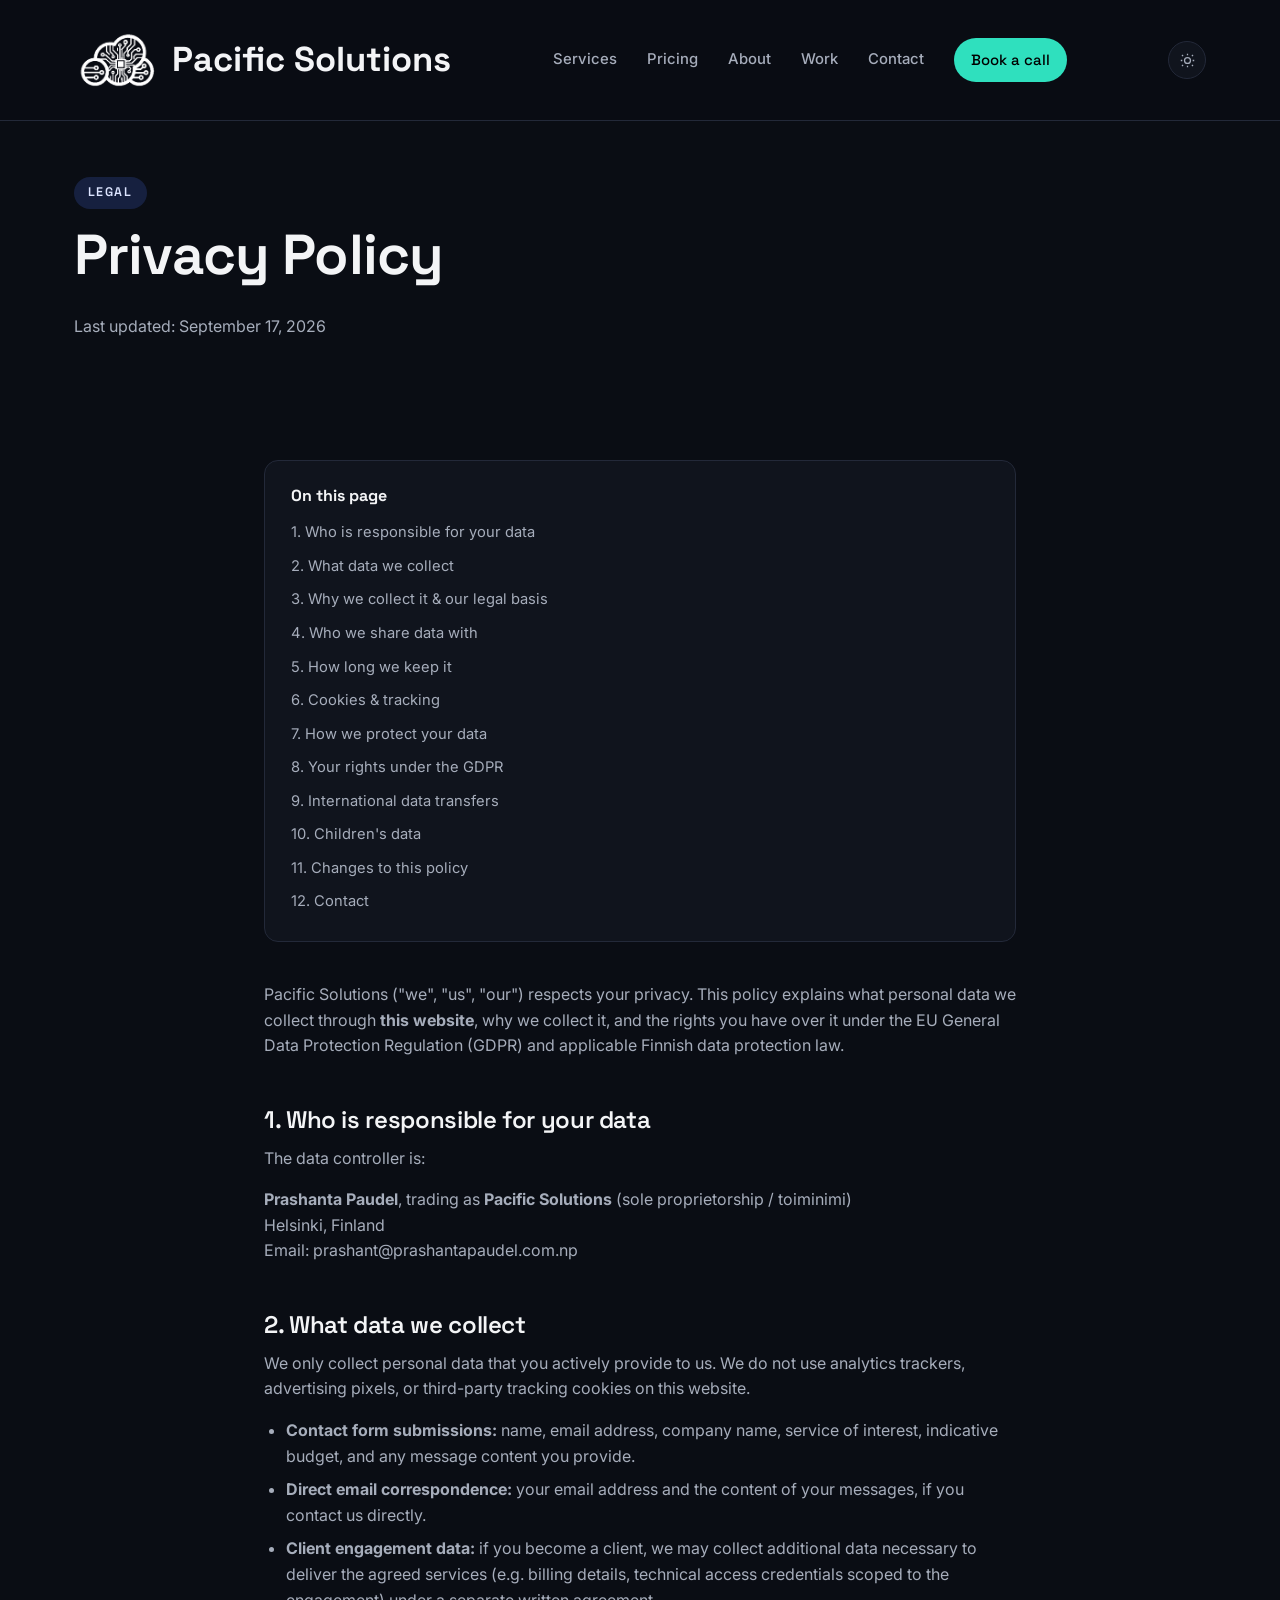
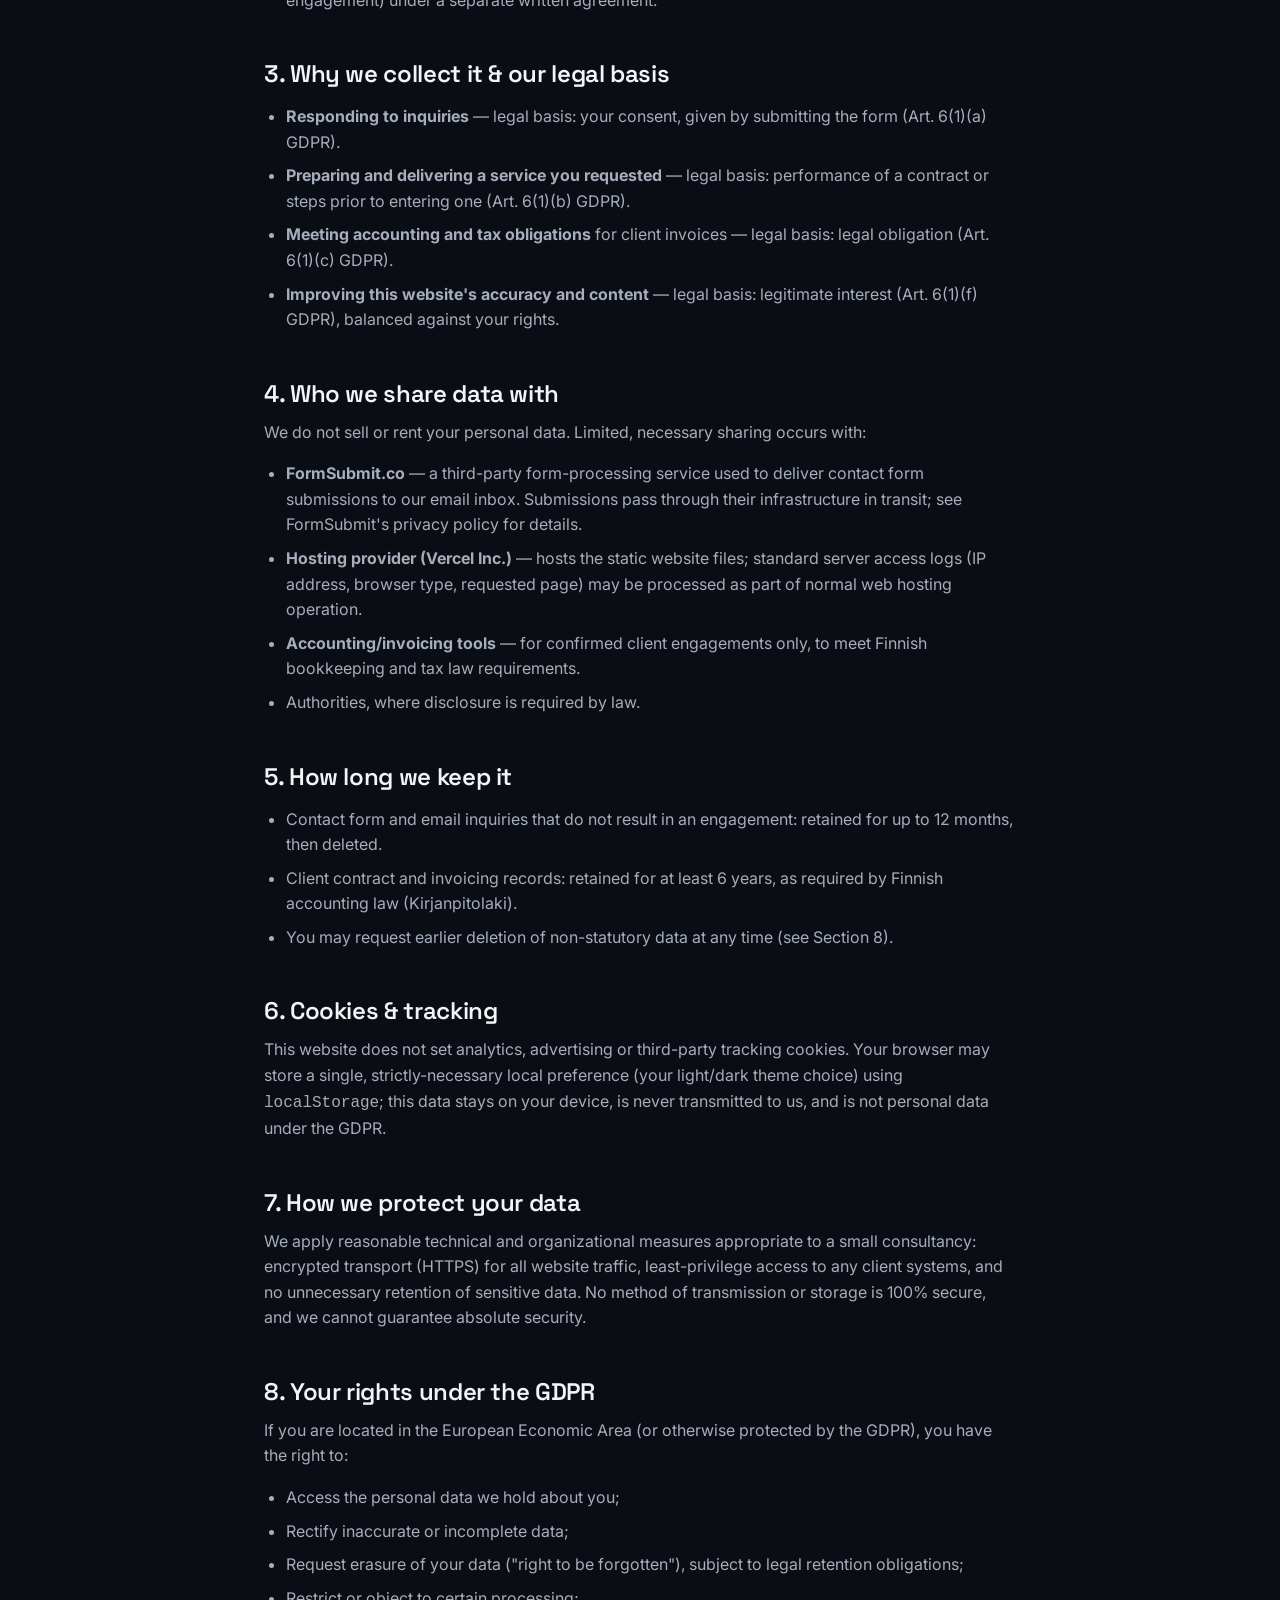
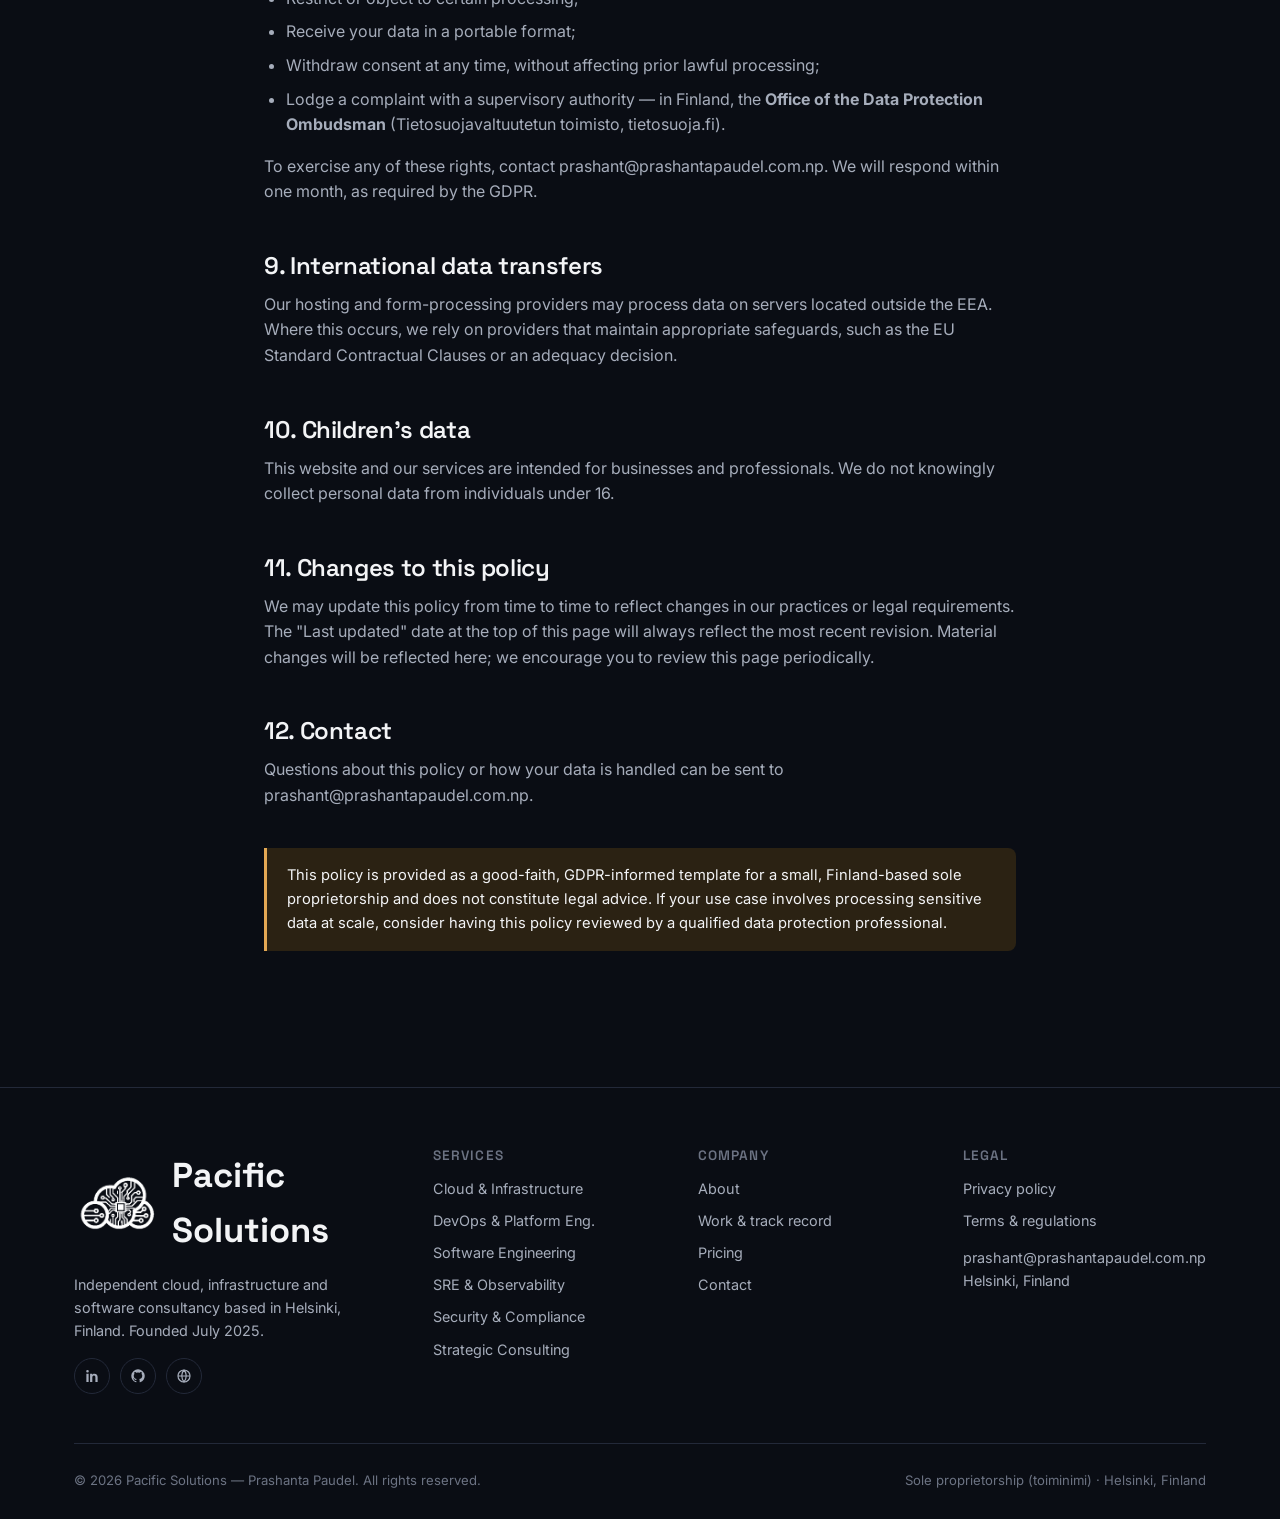
<file: privacy.html>
<!doctype html>
<html lang="en" data-theme="dark">
<head>
<meta charset="UTF-8">
<meta name="viewport" content="width=device-width, initial-scale=1, viewport-fit=cover">
<title>Privacy Policy — Pacific Solutions</title>
<meta name="description" content="How Pacific Solutions collects, uses and protects personal data, in line with the EU General Data Protection Regulation (GDPR).">
<link rel="icon" href="assets/logo-mark.png">
<link rel="icon" media="(prefers-color-scheme: light)" href="assets/logo-mark.png">
<link rel="icon" media="(prefers-color-scheme: dark)" href="assets/logo-mark-white.png">
<link rel="preconnect" href="https://fonts.googleapis.com">
<link rel="preconnect" href="https://fonts.gstatic.com" crossorigin>
<link href="https://fonts.googleapis.com/css2?family=Space+Grotesk:wght@500;600;700&family=Inter:wght@400;500;600;700&display=swap" rel="stylesheet">
<link rel="stylesheet" href="css/style.css">
</head>
<body>

<header class="site">
  <nav class="nav">
    <a href="index.html" class="brand">
      <img src="assets/logo-mark.png" alt="" class="brand-mark">
      Pacific Solutions
    </a>
    <div class="nav-links" id="navLinks">
      <a href="services.html">Services</a>
      <a href="pricing.html">Pricing</a>
      <a href="about.html">About</a>
      <a href="work.html">Work</a>
      <a href="contact.html">Contact</a>
      <a href="contact.html" class="btn btn-accent btn-sm">Book a call</a>
    </div>
    <div class="nav-right">
      <button class="theme-toggle" aria-label="Toggle theme"></button>
      <button class="menu-btn" aria-label="Open menu"><svg viewBox="0 0 24 24" fill="none" stroke="currentColor" stroke-width="2"><path d="M3 6h18M3 12h18M3 18h18"/></svg></button>
    </div>
  </nav>
</header>

<main>
  <section class="page-hero">
    <div class="container">
      <span class="eyebrow">Legal</span>
      <h1 style="max-width:16ch;">Privacy Policy</h1>
      <p class="updated">Last updated: September 17, 2026</p>
    </div>
  </section>

  <section class="tight">
    <div class="container legal">

      <div class="toc reveal">
        <strong style="display:block; margin-bottom:8px; font-family:var(--font-display);">On this page</strong>
        <a href="#controller">1. Who is responsible for your data</a>
        <a href="#data-we-collect">2. What data we collect</a>
        <a href="#why">3. Why we collect it &amp; our legal basis</a>
        <a href="#sharing">4. Who we share data with</a>
        <a href="#retention">5. How long we keep it</a>
        <a href="#cookies">6. Cookies &amp; tracking</a>
        <a href="#security">7. How we protect your data</a>
        <a href="#rights">8. Your rights under the GDPR</a>
        <a href="#transfers">9. International data transfers</a>
        <a href="#children">10. Children's data</a>
        <a href="#changes">11. Changes to this policy</a>
        <a href="#contact-privacy">12. Contact</a>
      </div>

      <p class="reveal">Pacific Solutions ("we", "us", "our") respects your privacy. This policy explains what personal data we collect through <strong>this website</strong>, why we collect it, and the rights you have over it under the EU General Data Protection Regulation (GDPR) and applicable Finnish data protection law.</p>

      <h2 id="controller">1. Who is responsible for your data</h2>
      <p>The data controller is:</p>
      <p><strong>Prashanta Paudel</strong>, trading as <strong>Pacific Solutions</strong> (sole proprietorship / toiminimi)<br>
      Helsinki, Finland<br>
      Email: <a href="mailto:prashant@prashantapaudel.com.np">prashant@prashantapaudel.com.np</a></p>

      <h2 id="data-we-collect">2. What data we collect</h2>
      <p>We only collect personal data that you actively provide to us. We do not use analytics trackers, advertising pixels, or third-party tracking cookies on this website.</p>
      <ul>
        <li><strong>Contact form submissions:</strong> name, email address, company name, service of interest, indicative budget, and any message content you provide.</li>
        <li><strong>Direct email correspondence:</strong> your email address and the content of your messages, if you contact us directly.</li>
        <li><strong>Client engagement data:</strong> if you become a client, we may collect additional data necessary to deliver the agreed services (e.g. billing details, technical access credentials scoped to the engagement) under a separate written agreement.</li>
      </ul>

      <h2 id="why">3. Why we collect it &amp; our legal basis</h2>
      <ul>
        <li><strong>Responding to inquiries</strong> — legal basis: your consent, given by submitting the form (Art. 6(1)(a) GDPR).</li>
        <li><strong>Preparing and delivering a service you requested</strong> — legal basis: performance of a contract or steps prior to entering one (Art. 6(1)(b) GDPR).</li>
        <li><strong>Meeting accounting and tax obligations</strong> for client invoices — legal basis: legal obligation (Art. 6(1)(c) GDPR).</li>
        <li><strong>Improving this website's accuracy and content</strong> — legal basis: legitimate interest (Art. 6(1)(f) GDPR), balanced against your rights.</li>
      </ul>

      <h2 id="sharing">4. Who we share data with</h2>
      <p>We do not sell or rent your personal data. Limited, necessary sharing occurs with:</p>
      <ul>
        <li><strong>FormSubmit.co</strong> — a third-party form-processing service used to deliver contact form submissions to our email inbox. Submissions pass through their infrastructure in transit; see <a href="https://formsubmit.co/privacy-policy" target="_blank" rel="noopener">FormSubmit's privacy policy</a> for details.</li>
        <li><strong>Hosting provider (Vercel Inc.)</strong> — hosts the static website files; standard server access logs (IP address, browser type, requested page) may be processed as part of normal web hosting operation.</li>
        <li><strong>Accounting/invoicing tools</strong> — for confirmed client engagements only, to meet Finnish bookkeeping and tax law requirements.</li>
        <li>Authorities, where disclosure is required by law.</li>
      </ul>

      <h2 id="retention">5. How long we keep it</h2>
      <ul>
        <li>Contact form and email inquiries that do not result in an engagement: retained for up to 12 months, then deleted.</li>
        <li>Client contract and invoicing records: retained for at least 6 years, as required by Finnish accounting law (Kirjanpitolaki).</li>
        <li>You may request earlier deletion of non-statutory data at any time (see Section 8).</li>
      </ul>

      <h2 id="cookies">6. Cookies &amp; tracking</h2>
      <p>This website does not set analytics, advertising or third-party tracking cookies. Your browser may store a single, strictly-necessary local preference (your light/dark theme choice) using <code>localStorage</code>; this data stays on your device, is never transmitted to us, and is not personal data under the GDPR.</p>

      <h2 id="security">7. How we protect your data</h2>
      <p>We apply reasonable technical and organizational measures appropriate to a small consultancy: encrypted transport (HTTPS) for all website traffic, least-privilege access to any client systems, and no unnecessary retention of sensitive data. No method of transmission or storage is 100% secure, and we cannot guarantee absolute security.</p>

      <h2 id="rights">8. Your rights under the GDPR</h2>
      <p>If you are located in the European Economic Area (or otherwise protected by the GDPR), you have the right to:</p>
      <ul>
        <li>Access the personal data we hold about you;</li>
        <li>Rectify inaccurate or incomplete data;</li>
        <li>Request erasure of your data ("right to be forgotten"), subject to legal retention obligations;</li>
        <li>Restrict or object to certain processing;</li>
        <li>Receive your data in a portable format;</li>
        <li>Withdraw consent at any time, without affecting prior lawful processing;</li>
        <li>Lodge a complaint with a supervisory authority — in Finland, the <strong>Office of the Data Protection Ombudsman</strong> (Tietosuojavaltuutetun toimisto, tietosuoja.fi).</li>
      </ul>
      <p>To exercise any of these rights, contact <a href="mailto:prashant@prashantapaudel.com.np">prashant@prashantapaudel.com.np</a>. We will respond within one month, as required by the GDPR.</p>

      <h2 id="transfers">9. International data transfers</h2>
      <p>Our hosting and form-processing providers may process data on servers located outside the EEA. Where this occurs, we rely on providers that maintain appropriate safeguards, such as the EU Standard Contractual Clauses or an adequacy decision.</p>

      <h2 id="children">10. Children's data</h2>
      <p>This website and our services are intended for businesses and professionals. We do not knowingly collect personal data from individuals under 16.</p>

      <h2 id="changes">11. Changes to this policy</h2>
      <p>We may update this policy from time to time to reflect changes in our practices or legal requirements. The "Last updated" date at the top of this page will always reflect the most recent revision. Material changes will be reflected here; we encourage you to review this page periodically.</p>

      <h2 id="contact-privacy">12. Contact</h2>
      <p>Questions about this policy or how your data is handled can be sent to <a href="mailto:prashant@prashantapaudel.com.np">prashant@prashantapaudel.com.np</a>.</p>

      <div class="callout warn" style="margin-top:40px;">
        This policy is provided as a good-faith, GDPR-informed template for a small, Finland-based sole proprietorship and does not constitute legal advice. If your use case involves processing sensitive data at scale, consider having this policy reviewed by a qualified data protection professional.
      </div>
    </div>
  </section>
</main>

<footer class="site">
  <div class="container">
    <div class="footer-grid">
      <div>
        <div class="brand">
          <img src="assets/logo-mark.png" alt="" class="brand-mark">
          Pacific Solutions
        </div>
        <p style="margin-top:14px; max-width:300px;">Independent cloud, infrastructure and software consultancy based in Helsinki, Finland. Founded July 2025.</p>
        <div class="socials" style="margin-top:16px;">
          <a href="https://www.linkedin.com/in/prashantapaudel" target="_blank" rel="noopener" aria-label="LinkedIn"><svg viewBox="0 0 24 24" fill="currentColor"><path d="M6.94 8.5H3.56V21h3.38V8.5ZM5.25 3a1.96 1.96 0 1 0 0 3.92A1.96 1.96 0 0 0 5.25 3ZM20.44 21h-3.37v-6.4c0-1.53-.03-3.49-2.13-3.49-2.13 0-2.46 1.66-2.46 3.38V21H9.11V8.5h3.24v1.71h.05c.45-.85 1.55-1.75 3.2-1.75 3.42 0 4.85 2.25 4.85 5.15V21Z"/></svg></a>
          <a href="https://github.com/pacificpaudel" target="_blank" rel="noopener" aria-label="GitHub"><svg viewBox="0 0 24 24" fill="currentColor"><path d="M12 2a10 10 0 0 0-3.16 19.5c.5.1.68-.22.68-.48v-1.7c-2.78.6-3.37-1.34-3.37-1.34-.46-1.15-1.11-1.46-1.11-1.46-.9-.62.07-.6.07-.6 1 .07 1.53 1.03 1.53 1.03.9 1.52 2.34 1.08 2.91.83.09-.65.35-1.08.63-1.33-2.22-.25-4.56-1.11-4.56-4.94 0-1.09.39-1.98 1.03-2.68-.1-.25-.45-1.27.1-2.65 0 0 .84-.27 2.75 1.02a9.5 9.5 0 0 1 5 0c1.91-1.3 2.75-1.02 2.75-1.02.55 1.38.2 2.4.1 2.65.64.7 1.03 1.59 1.03 2.68 0 3.84-2.34 4.68-4.57 4.93.36.31.68.92.68 1.85v2.74c0 .27.18.58.69.48A10 10 0 0 0 12 2Z"/></svg></a>
          <a href="https://prashantapaudel.com.np" target="_blank" rel="noopener" aria-label="Personal website"><svg viewBox="0 0 24 24" fill="none" stroke="currentColor" stroke-width="1.8"><circle cx="12" cy="12" r="9"/><path d="M3 12h18M12 3a14 14 0 0 1 0 18M12 3a14 14 0 0 0 0 18"/></svg></a>
        </div>
      </div>
      <div>
        <h4>Services</h4>
        <a href="services.html#cloud-infrastructure">Cloud &amp; Infrastructure</a>
        <a href="services.html#devops-platform">DevOps &amp; Platform Eng.</a>
        <a href="services.html#software-engineering">Software Engineering</a>
        <a href="services.html#sre-observability">SRE &amp; Observability</a>
        <a href="services.html#security-compliance">Security &amp; Compliance</a>
        <a href="services.html#strategic-consulting">Strategic Consulting</a>
      </div>
      <div>
        <h4>Company</h4>
        <a href="about.html">About</a>
        <a href="work.html">Work &amp; track record</a>
        <a href="pricing.html">Pricing</a>
        <a href="contact.html">Contact</a>
      </div>
      <div>
        <h4>Legal</h4>
        <a href="privacy.html">Privacy policy</a>
        <a href="terms.html">Terms &amp; regulations</a>
        <p style="margin-top:14px;">prashant@prashantapaudel.com.np<br>Helsinki, Finland</p>
      </div>
    </div>
    <div class="footer-bottom">
      <p>© <span data-year></span> Pacific Solutions — Prashanta Paudel. All rights reserved.</p>
      <p>Sole proprietorship (toiminimi) · Helsinki, Finland</p>
    </div>
  </div>
</footer>

<script src="js/main.js"></script>
</body>
</html>
</file>
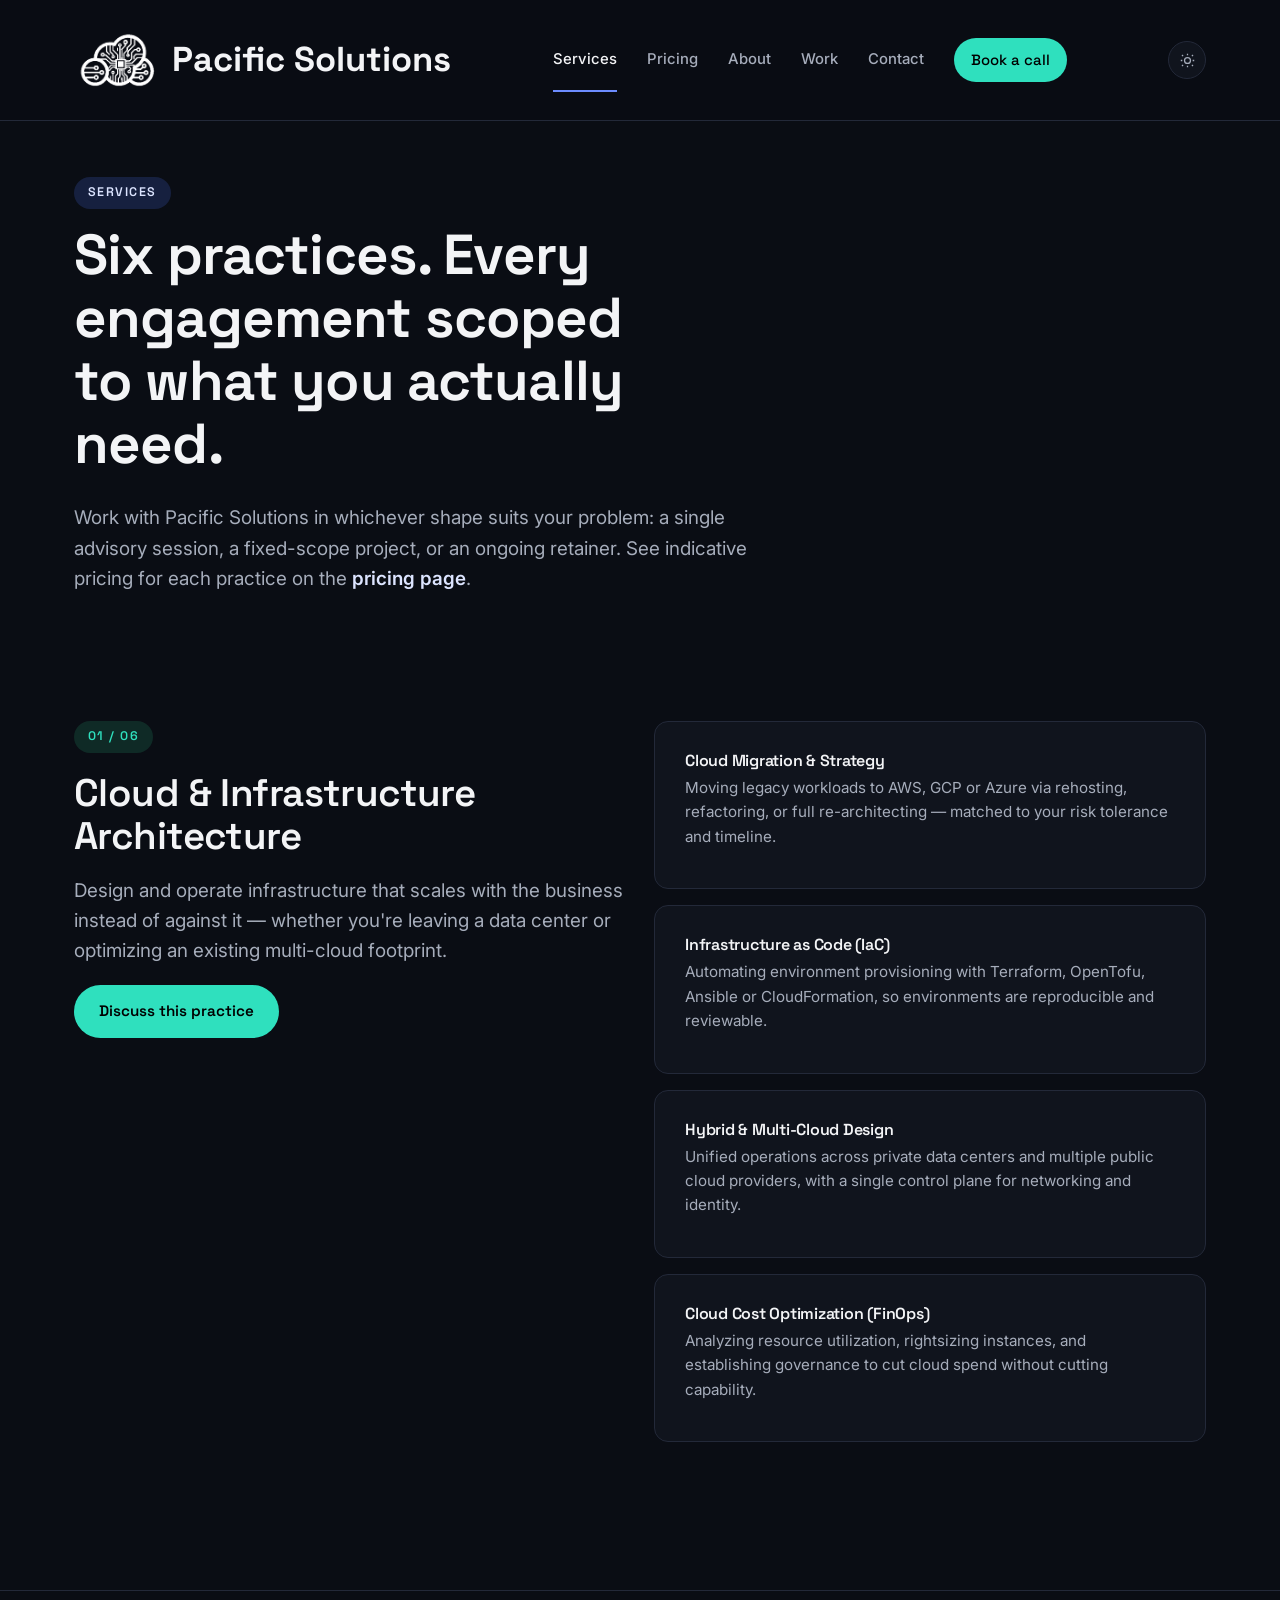
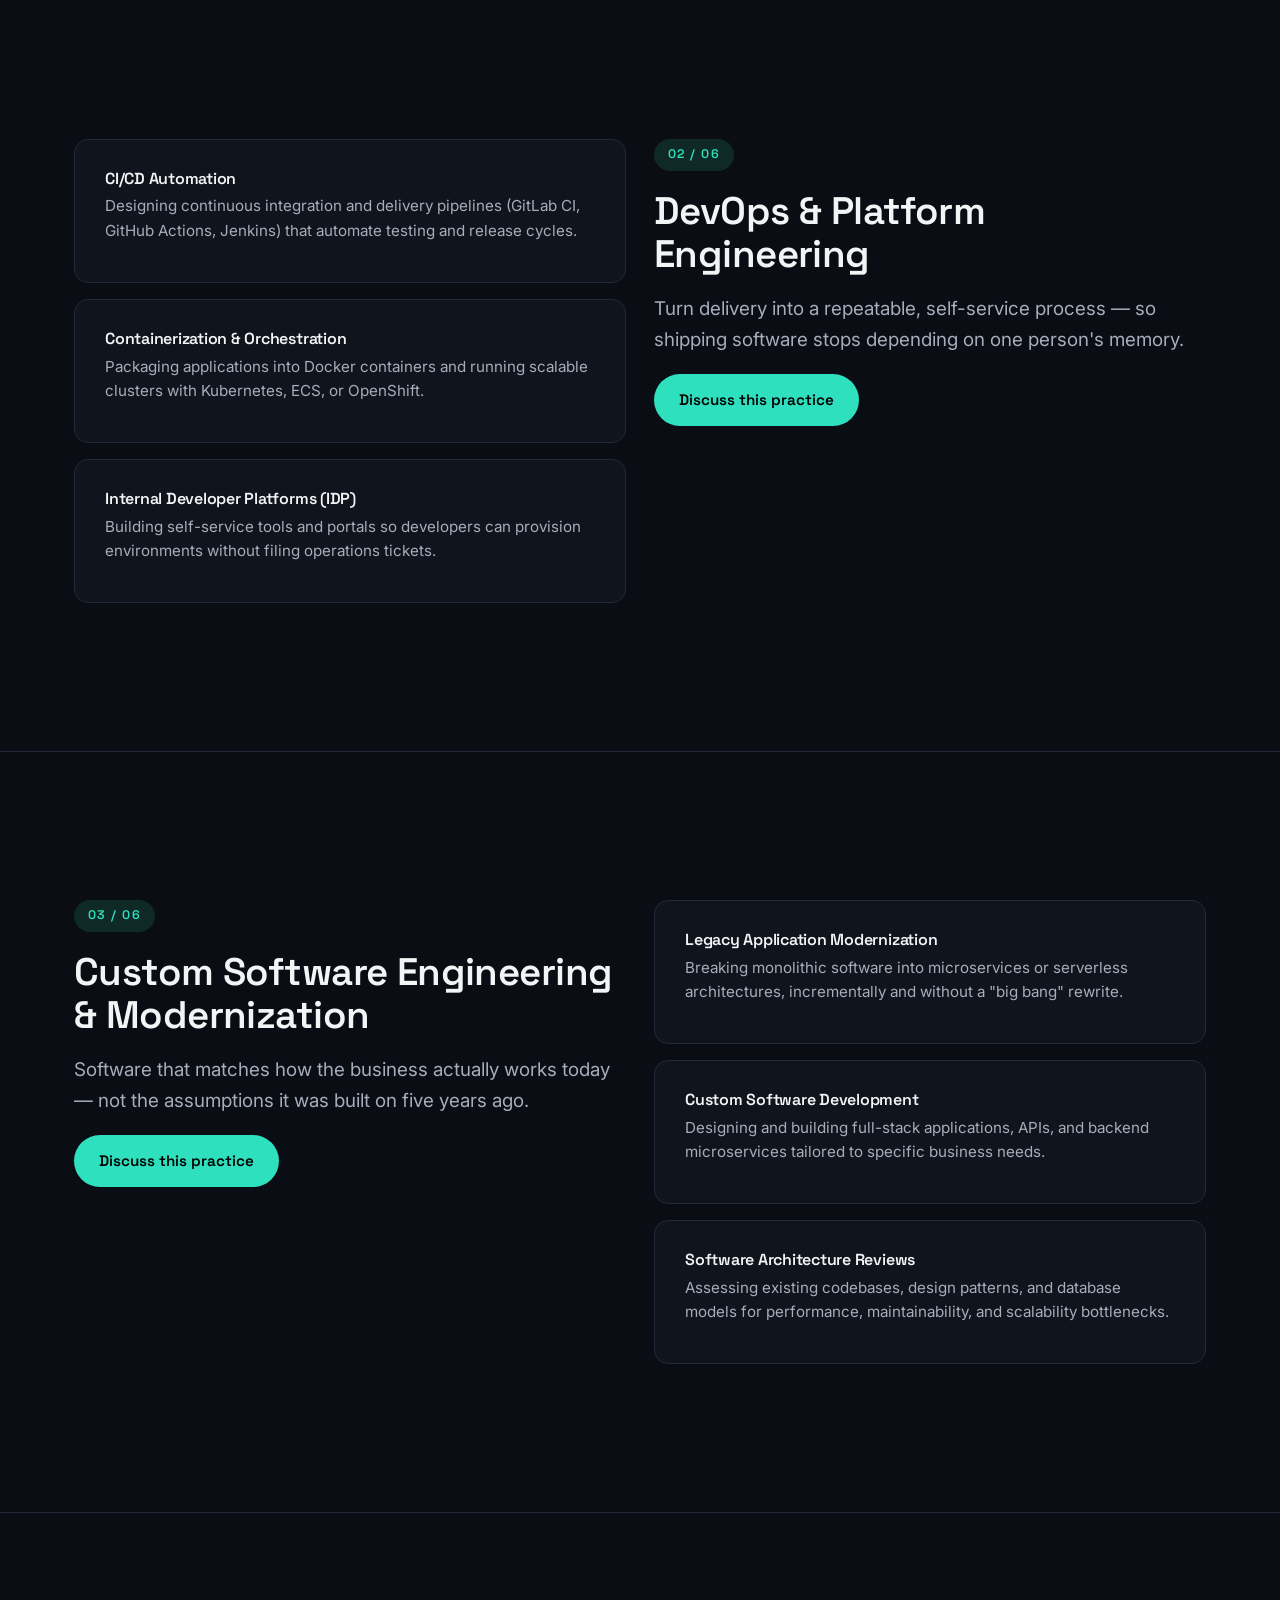
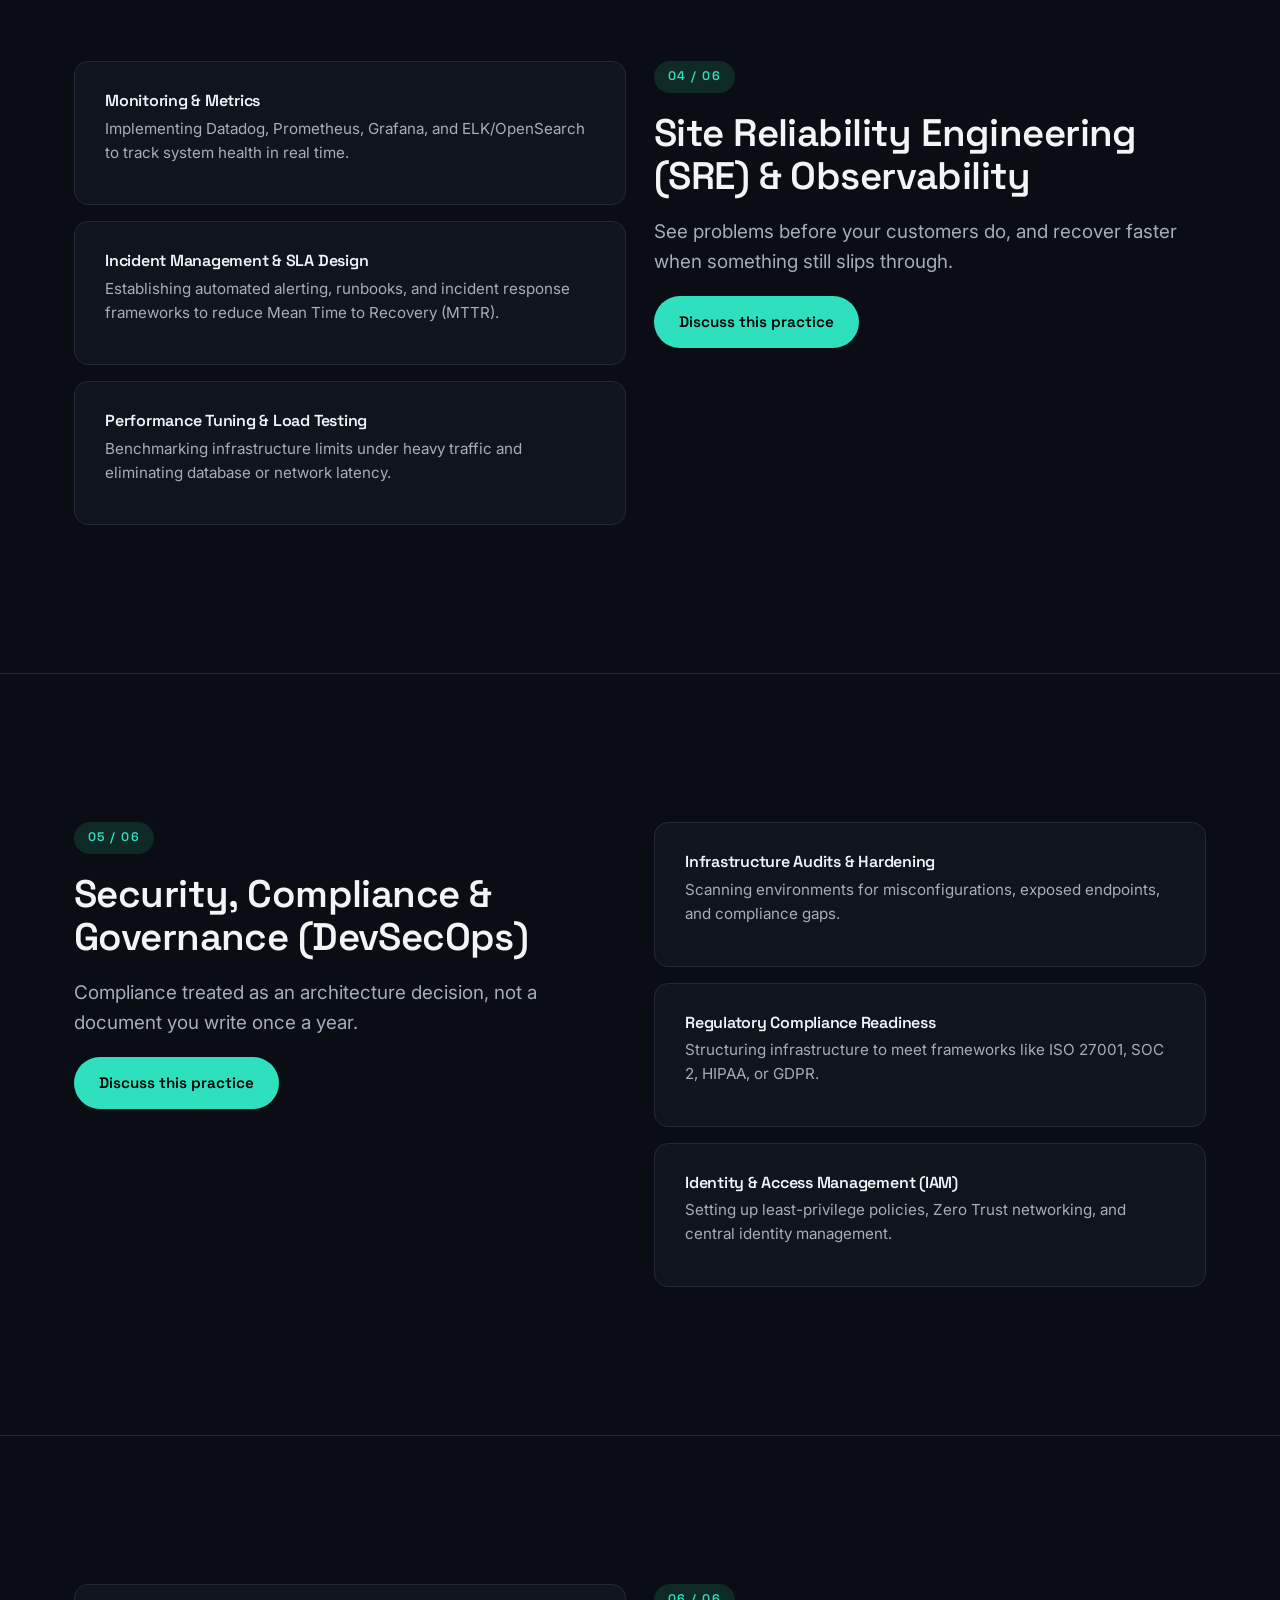
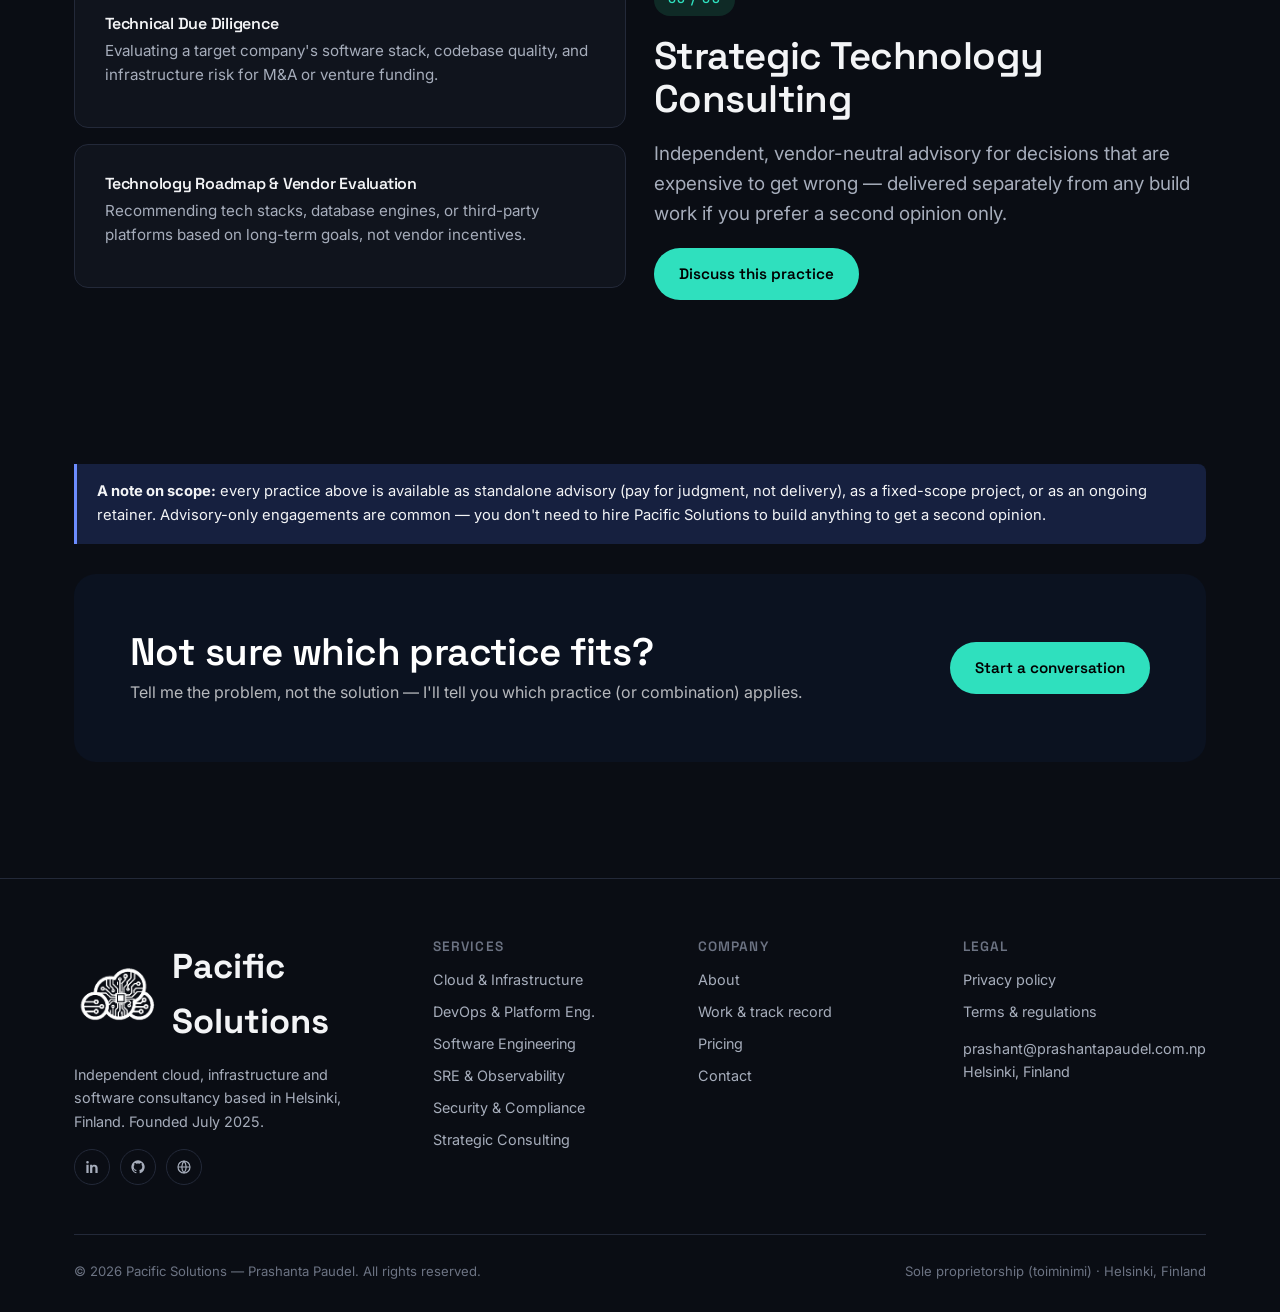
<file: services.html>
<!doctype html>
<html lang="en" data-theme="dark">
<head>
<meta charset="UTF-8">
<meta name="viewport" content="width=device-width, initial-scale=1, viewport-fit=cover">
<title>Services — Pacific Solutions</title>
<meta name="description" content="Cloud & infrastructure architecture, DevOps & platform engineering, custom software engineering, SRE & observability, security & compliance, and strategic technology consulting.">
<link rel="icon" href="assets/logo-mark.png">
<link rel="icon" media="(prefers-color-scheme: light)" href="assets/logo-mark.png">
<link rel="icon" media="(prefers-color-scheme: dark)" href="assets/logo-mark-white.png">
<link rel="preconnect" href="https://fonts.googleapis.com">
<link rel="preconnect" href="https://fonts.gstatic.com" crossorigin>
<link href="https://fonts.googleapis.com/css2?family=Space+Grotesk:wght@500;600;700&family=Inter:wght@400;500;600;700&display=swap" rel="stylesheet">
<link rel="stylesheet" href="css/style.css">
</head>
<body>

<header class="site">
  <nav class="nav">
    <a href="index.html" class="brand">
      <img src="assets/logo-mark.png" alt="" class="brand-mark">
      Pacific Solutions
    </a>
    <div class="nav-links" id="navLinks">
      <a href="services.html" class="active">Services</a>
      <a href="pricing.html">Pricing</a>
      <a href="about.html">About</a>
      <a href="work.html">Work</a>
      <a href="contact.html">Contact</a>
      <a href="contact.html" class="btn btn-accent btn-sm">Book a call</a>
    </div>
    <div class="nav-right">
      <button class="theme-toggle" aria-label="Toggle theme"></button>
      <button class="menu-btn" aria-label="Open menu"><svg viewBox="0 0 24 24" fill="none" stroke="currentColor" stroke-width="2"><path d="M3 6h18M3 12h18M3 18h18"/></svg></button>
    </div>
  </nav>
</header>

<main>
  <section class="page-hero">
    <div class="container">
      <span class="eyebrow">Services</span>
      <h1 style="max-width:16ch;">Six practices. Every engagement scoped to what you actually need.</h1>
      <p class="lede">Work with Pacific Solutions in whichever shape suits your problem: a single advisory session, a fixed-scope project, or an ongoing retainer. See indicative pricing for each practice on the <a href="pricing.html" style="color:var(--accent-ink); font-weight:600;">pricing page</a>.</p>
    </div>
  </section>

  <!-- 1. Cloud & Infrastructure -->
  <section id="cloud-infrastructure">
    <div class="container grid-2">
      <div class="reveal">
        <span class="eyebrow teal">01 / 06</span>
        <h2>Cloud &amp; Infrastructure Architecture</h2>
        <p class="lede">Design and operate infrastructure that scales with the business instead of against it — whether you're leaving a data center or optimizing an existing multi-cloud footprint.</p>
        <a href="contact.html?service=cloud-infrastructure" class="btn btn-accent">Discuss this practice</a>
      </div>
      <div class="reveal">
        <div class="card">
          <h3 style="font-size:1rem;">Cloud Migration &amp; Strategy</h3>
          <p>Moving legacy workloads to AWS, GCP or Azure via rehosting, refactoring, or full re-architecting — matched to your risk tolerance and timeline.</p>
        </div>
        <div class="card" style="margin-top:16px;">
          <h3 style="font-size:1rem;">Infrastructure as Code (IaC)</h3>
          <p>Automating environment provisioning with Terraform, OpenTofu, Ansible or CloudFormation, so environments are reproducible and reviewable.</p>
        </div>
        <div class="card" style="margin-top:16px;">
          <h3 style="font-size:1rem;">Hybrid &amp; Multi-Cloud Design</h3>
          <p>Unified operations across private data centers and multiple public cloud providers, with a single control plane for networking and identity.</p>
        </div>
        <div class="card" style="margin-top:16px;">
          <h3 style="font-size:1rem;">Cloud Cost Optimization (FinOps)</h3>
          <p>Analyzing resource utilization, rightsizing instances, and establishing governance to cut cloud spend without cutting capability.</p>
        </div>
      </div>
    </div>
  </section>

  <hr class="split">

  <!-- 2. DevOps -->
  <section id="devops-platform">
    <div class="container grid-2">
      <div class="reveal" style="order:2;">
        <span class="eyebrow teal">02 / 06</span>
        <h2>DevOps &amp; Platform Engineering</h2>
        <p class="lede">Turn delivery into a repeatable, self-service process — so shipping software stops depending on one person's memory.</p>
        <a href="contact.html?service=devops-platform" class="btn btn-accent">Discuss this practice</a>
      </div>
      <div class="reveal" style="order:1;">
        <div class="card">
          <h3 style="font-size:1rem;">CI/CD Automation</h3>
          <p>Designing continuous integration and delivery pipelines (GitLab CI, GitHub Actions, Jenkins) that automate testing and release cycles.</p>
        </div>
        <div class="card" style="margin-top:16px;">
          <h3 style="font-size:1rem;">Containerization &amp; Orchestration</h3>
          <p>Packaging applications into Docker containers and running scalable clusters with Kubernetes, ECS, or OpenShift.</p>
        </div>
        <div class="card" style="margin-top:16px;">
          <h3 style="font-size:1rem;">Internal Developer Platforms (IDP)</h3>
          <p>Building self-service tools and portals so developers can provision environments without filing operations tickets.</p>
        </div>
      </div>
    </div>
  </section>

  <hr class="split">

  <!-- 3. Software engineering -->
  <section id="software-engineering">
    <div class="container grid-2">
      <div class="reveal">
        <span class="eyebrow teal">03 / 06</span>
        <h2>Custom Software Engineering &amp; Modernization</h2>
        <p class="lede">Software that matches how the business actually works today — not the assumptions it was built on five years ago.</p>
        <a href="contact.html?service=software-engineering" class="btn btn-accent">Discuss this practice</a>
      </div>
      <div class="reveal">
        <div class="card">
          <h3 style="font-size:1rem;">Legacy Application Modernization</h3>
          <p>Breaking monolithic software into microservices or serverless architectures, incrementally and without a "big bang" rewrite.</p>
        </div>
        <div class="card" style="margin-top:16px;">
          <h3 style="font-size:1rem;">Custom Software Development</h3>
          <p>Designing and building full-stack applications, APIs, and backend microservices tailored to specific business needs.</p>
        </div>
        <div class="card" style="margin-top:16px;">
          <h3 style="font-size:1rem;">Software Architecture Reviews</h3>
          <p>Assessing existing codebases, design patterns, and database models for performance, maintainability, and scalability bottlenecks.</p>
        </div>
      </div>
    </div>
  </section>

  <hr class="split">

  <!-- 4. SRE -->
  <section id="sre-observability">
    <div class="container grid-2">
      <div class="reveal" style="order:2;">
        <span class="eyebrow teal">04 / 06</span>
        <h2>Site Reliability Engineering (SRE) &amp; Observability</h2>
        <p class="lede">See problems before your customers do, and recover faster when something still slips through.</p>
        <a href="contact.html?service=sre-observability" class="btn btn-accent">Discuss this practice</a>
      </div>
      <div class="reveal" style="order:1;">
        <div class="card">
          <h3 style="font-size:1rem;">Monitoring &amp; Metrics</h3>
          <p>Implementing Datadog, Prometheus, Grafana, and ELK/OpenSearch to track system health in real time.</p>
        </div>
        <div class="card" style="margin-top:16px;">
          <h3 style="font-size:1rem;">Incident Management &amp; SLA Design</h3>
          <p>Establishing automated alerting, runbooks, and incident response frameworks to reduce Mean Time to Recovery (MTTR).</p>
        </div>
        <div class="card" style="margin-top:16px;">
          <h3 style="font-size:1rem;">Performance Tuning &amp; Load Testing</h3>
          <p>Benchmarking infrastructure limits under heavy traffic and eliminating database or network latency.</p>
        </div>
      </div>
    </div>
  </section>

  <hr class="split">

  <!-- 5. Security -->
  <section id="security-compliance">
    <div class="container grid-2">
      <div class="reveal">
        <span class="eyebrow teal">05 / 06</span>
        <h2>Security, Compliance &amp; Governance (DevSecOps)</h2>
        <p class="lede">Compliance treated as an architecture decision, not a document you write once a year.</p>
        <a href="contact.html?service=security-compliance" class="btn btn-accent">Discuss this practice</a>
      </div>
      <div class="reveal">
        <div class="card">
          <h3 style="font-size:1rem;">Infrastructure Audits &amp; Hardening</h3>
          <p>Scanning environments for misconfigurations, exposed endpoints, and compliance gaps.</p>
        </div>
        <div class="card" style="margin-top:16px;">
          <h3 style="font-size:1rem;">Regulatory Compliance Readiness</h3>
          <p>Structuring infrastructure to meet frameworks like ISO 27001, SOC 2, HIPAA, or GDPR.</p>
        </div>
        <div class="card" style="margin-top:16px;">
          <h3 style="font-size:1rem;">Identity &amp; Access Management (IAM)</h3>
          <p>Setting up least-privilege policies, Zero Trust networking, and central identity management.</p>
        </div>
      </div>
    </div>
  </section>

  <hr class="split">

  <!-- 6. Strategic -->
  <section id="strategic-consulting">
    <div class="container grid-2">
      <div class="reveal" style="order:2;">
        <span class="eyebrow teal">06 / 06</span>
        <h2>Strategic Technology Consulting</h2>
        <p class="lede">Independent, vendor-neutral advisory for decisions that are expensive to get wrong — delivered separately from any build work if you prefer a second opinion only.</p>
        <a href="contact.html?service=strategic-consulting" class="btn btn-accent">Discuss this practice</a>
      </div>
      <div class="reveal" style="order:1;">
        <div class="card">
          <h3 style="font-size:1rem;">Technical Due Diligence</h3>
          <p>Evaluating a target company's software stack, codebase quality, and infrastructure risk for M&amp;A or venture funding.</p>
        </div>
        <div class="card" style="margin-top:16px;">
          <h3 style="font-size:1rem;">Technology Roadmap &amp; Vendor Evaluation</h3>
          <p>Recommending tech stacks, database engines, or third-party platforms based on long-term goals, not vendor incentives.</p>
        </div>
      </div>
    </div>
  </section>

  <section class="tight">
    <div class="container">
      <div class="callout reveal">
        <strong>A note on scope:</strong> every practice above is available as standalone advisory (pay for judgment, not delivery), as a fixed-scope project, or as an ongoing retainer. Advisory-only engagements are common — you don't need to hire Pacific Solutions to build anything to get a second opinion.
      </div>
      <div class="cta-band reveal" style="margin-top:30px;">
        <div>
          <h2>Not sure which practice fits?</h2>
          <p>Tell me the problem, not the solution — I'll tell you which practice (or combination) applies.</p>
        </div>
        <a href="contact.html" class="btn btn-accent">Start a conversation</a>
      </div>
    </div>
  </section>
</main>

<footer class="site">
  <div class="container">
    <div class="footer-grid">
      <div>
        <div class="brand">
          <img src="assets/logo-mark.png" alt="" class="brand-mark">
          Pacific Solutions
        </div>
        <p style="margin-top:14px; max-width:300px;">Independent cloud, infrastructure and software consultancy based in Helsinki, Finland. Founded July 2025.</p>
        <div class="socials" style="margin-top:16px;">
          <a href="https://www.linkedin.com/in/prashantapaudel" target="_blank" rel="noopener" aria-label="LinkedIn"><svg viewBox="0 0 24 24" fill="currentColor"><path d="M6.94 8.5H3.56V21h3.38V8.5ZM5.25 3a1.96 1.96 0 1 0 0 3.92A1.96 1.96 0 0 0 5.25 3ZM20.44 21h-3.37v-6.4c0-1.53-.03-3.49-2.13-3.49-2.13 0-2.46 1.66-2.46 3.38V21H9.11V8.5h3.24v1.71h.05c.45-.85 1.55-1.75 3.2-1.75 3.42 0 4.85 2.25 4.85 5.15V21Z"/></svg></a>
          <a href="https://github.com/pacificpaudel" target="_blank" rel="noopener" aria-label="GitHub"><svg viewBox="0 0 24 24" fill="currentColor"><path d="M12 2a10 10 0 0 0-3.16 19.5c.5.1.68-.22.68-.48v-1.7c-2.78.6-3.37-1.34-3.37-1.34-.46-1.15-1.11-1.46-1.11-1.46-.9-.62.07-.6.07-.6 1 .07 1.53 1.03 1.53 1.03.9 1.52 2.34 1.08 2.91.83.09-.65.35-1.08.63-1.33-2.22-.25-4.56-1.11-4.56-4.94 0-1.09.39-1.98 1.03-2.68-.1-.25-.45-1.27.1-2.65 0 0 .84-.27 2.75 1.02a9.5 9.5 0 0 1 5 0c1.91-1.3 2.75-1.02 2.75-1.02.55 1.38.2 2.4.1 2.65.64.7 1.03 1.59 1.03 2.68 0 3.84-2.34 4.68-4.57 4.93.36.31.68.92.68 1.85v2.74c0 .27.18.58.69.48A10 10 0 0 0 12 2Z"/></svg></a>
          <a href="https://prashantapaudel.com.np" target="_blank" rel="noopener" aria-label="Personal website"><svg viewBox="0 0 24 24" fill="none" stroke="currentColor" stroke-width="1.8"><circle cx="12" cy="12" r="9"/><path d="M3 12h18M12 3a14 14 0 0 1 0 18M12 3a14 14 0 0 0 0 18"/></svg></a>
        </div>
      </div>
      <div>
        <h4>Services</h4>
        <a href="services.html#cloud-infrastructure">Cloud &amp; Infrastructure</a>
        <a href="services.html#devops-platform">DevOps &amp; Platform Eng.</a>
        <a href="services.html#software-engineering">Software Engineering</a>
        <a href="services.html#sre-observability">SRE &amp; Observability</a>
        <a href="services.html#security-compliance">Security &amp; Compliance</a>
        <a href="services.html#strategic-consulting">Strategic Consulting</a>
      </div>
      <div>
        <h4>Company</h4>
        <a href="about.html">About</a>
        <a href="work.html">Work &amp; track record</a>
        <a href="pricing.html">Pricing</a>
        <a href="contact.html">Contact</a>
      </div>
      <div>
        <h4>Legal</h4>
        <a href="privacy.html">Privacy policy</a>
        <a href="terms.html">Terms &amp; regulations</a>
        <p style="margin-top:14px;">prashant@prashantapaudel.com.np<br>Helsinki, Finland</p>
      </div>
    </div>
    <div class="footer-bottom">
      <p>© <span data-year></span> Pacific Solutions — Prashanta Paudel. All rights reserved.</p>
      <p>Sole proprietorship (toiminimi) · Helsinki, Finland</p>
    </div>
  </div>
</footer>

<script src="js/main.js"></script>
</body>
</html>
</file>
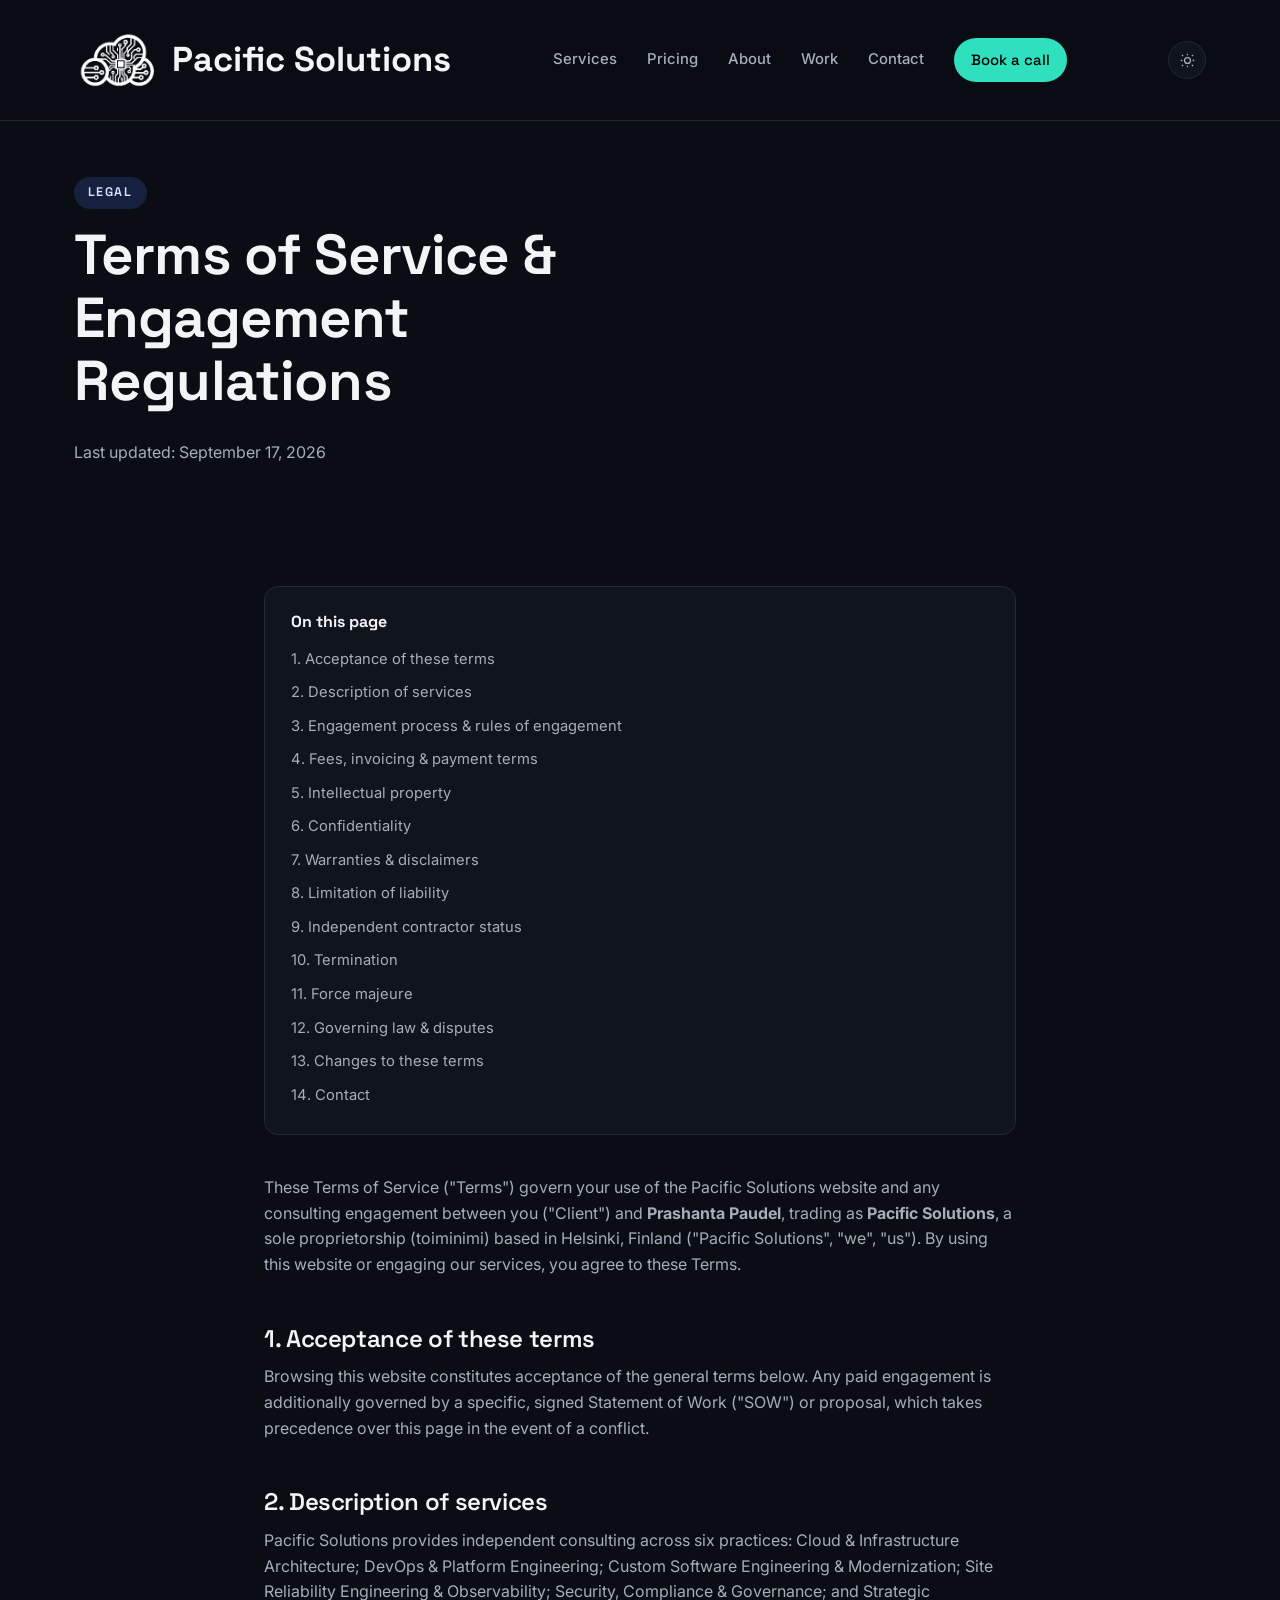
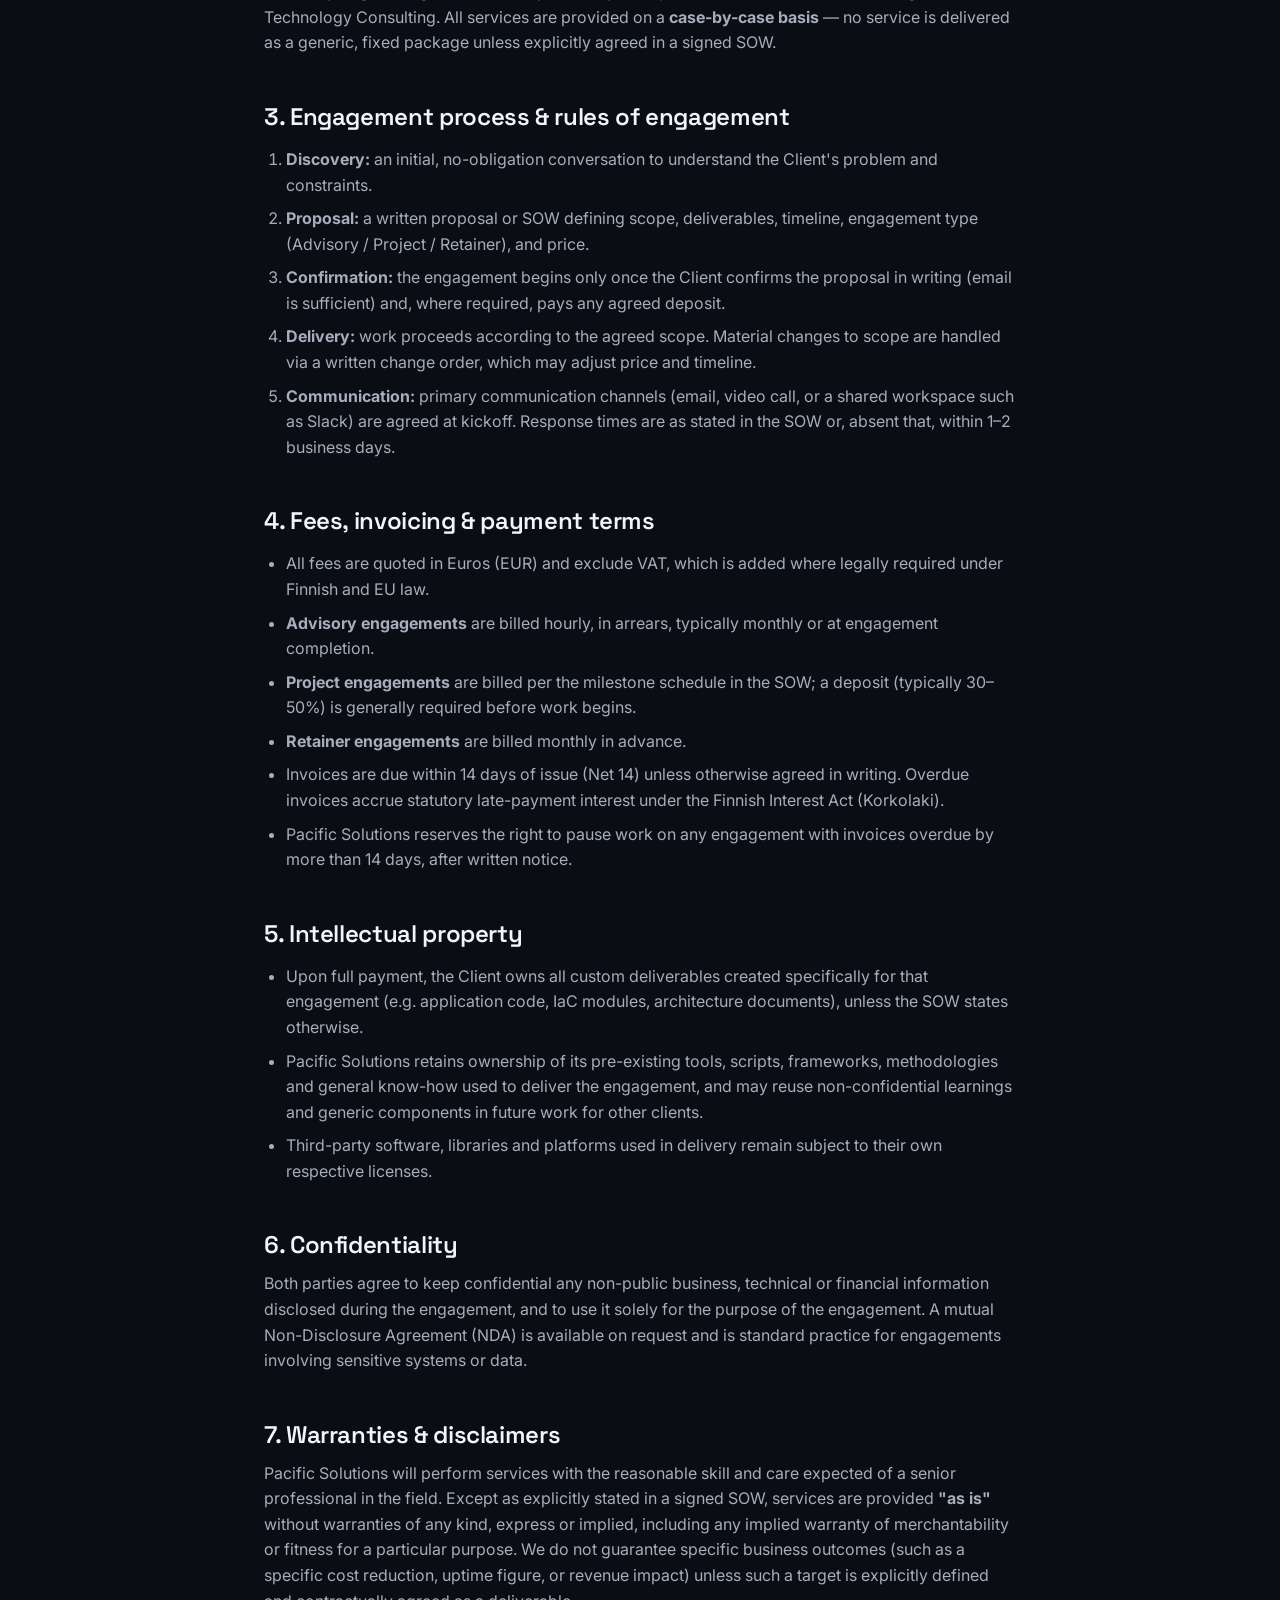
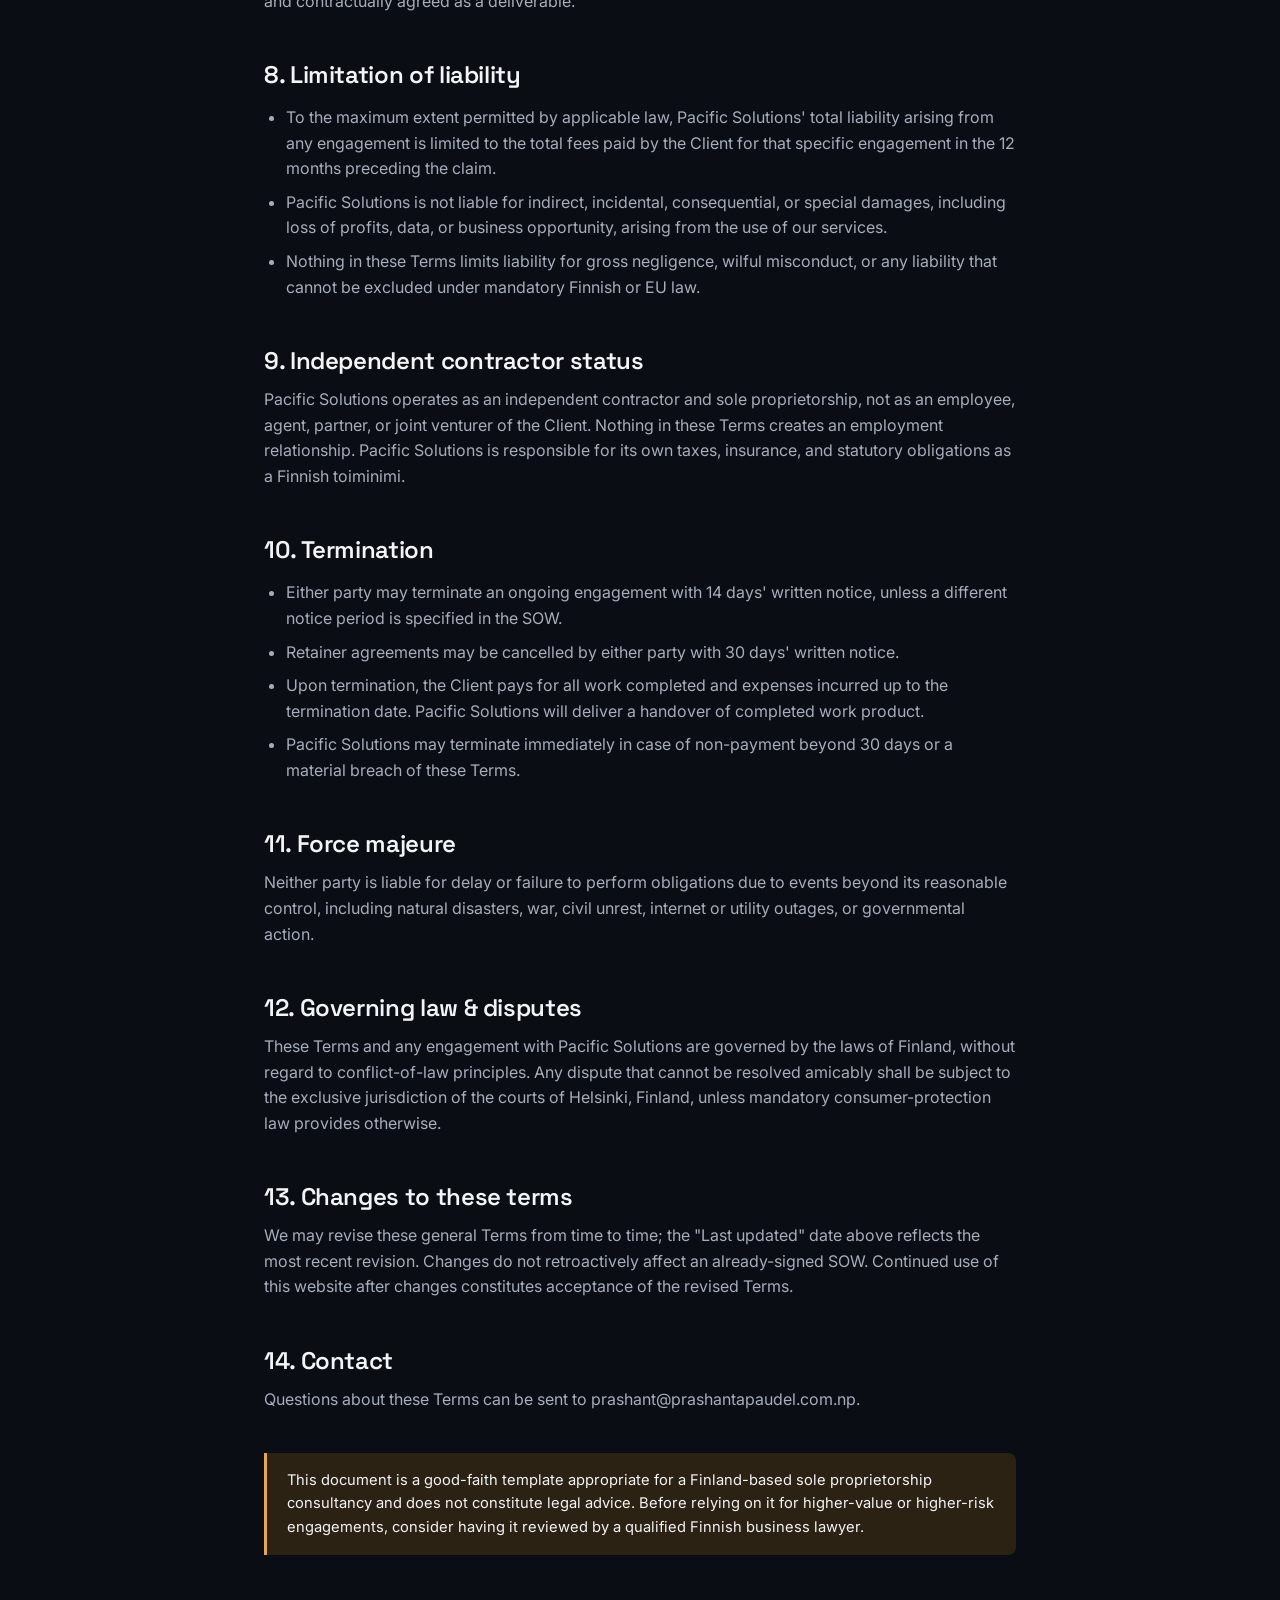
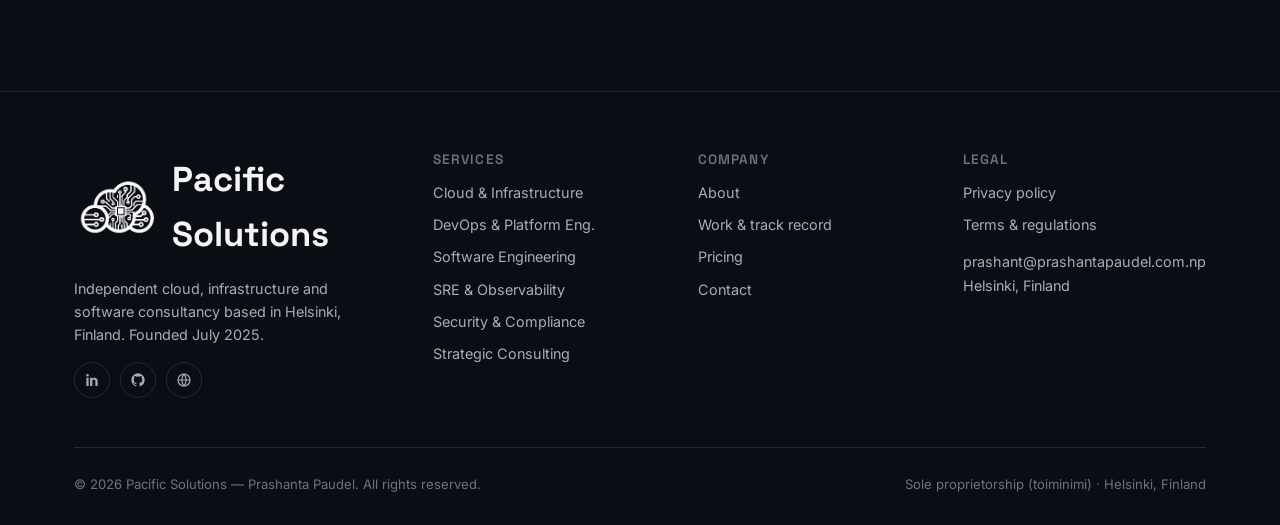
<file: terms.html>
<!doctype html>
<html lang="en" data-theme="dark">
<head>
<meta charset="UTF-8">
<meta name="viewport" content="width=device-width, initial-scale=1, viewport-fit=cover">
<title>Terms &amp; Regulations — Pacific Solutions</title>
<meta name="description" content="Terms of service, engagement rules, payment terms, intellectual property, liability and governing law for Pacific Solutions consulting engagements.">
<link rel="icon" href="assets/logo-mark.png">
<link rel="icon" media="(prefers-color-scheme: light)" href="assets/logo-mark.png">
<link rel="icon" media="(prefers-color-scheme: dark)" href="assets/logo-mark-white.png">
<link rel="preconnect" href="https://fonts.googleapis.com">
<link rel="preconnect" href="https://fonts.gstatic.com" crossorigin>
<link href="https://fonts.googleapis.com/css2?family=Space+Grotesk:wght@500;600;700&family=Inter:wght@400;500;600;700&display=swap" rel="stylesheet">
<link rel="stylesheet" href="css/style.css">
</head>
<body>

<header class="site">
  <nav class="nav">
    <a href="index.html" class="brand">
      <img src="assets/logo-mark.png" alt="" class="brand-mark">
      Pacific Solutions
    </a>
    <div class="nav-links" id="navLinks">
      <a href="services.html">Services</a>
      <a href="pricing.html">Pricing</a>
      <a href="about.html">About</a>
      <a href="work.html">Work</a>
      <a href="contact.html">Contact</a>
      <a href="contact.html" class="btn btn-accent btn-sm">Book a call</a>
    </div>
    <div class="nav-right">
      <button class="theme-toggle" aria-label="Toggle theme"></button>
      <button class="menu-btn" aria-label="Open menu"><svg viewBox="0 0 24 24" fill="none" stroke="currentColor" stroke-width="2"><path d="M3 6h18M3 12h18M3 18h18"/></svg></button>
    </div>
  </nav>
</header>

<main>
  <section class="page-hero">
    <div class="container">
      <span class="eyebrow">Legal</span>
      <h1 style="max-width:18ch;">Terms of Service &amp; Engagement Regulations</h1>
      <p class="updated">Last updated: September 17, 2026</p>
    </div>
  </section>

  <section class="tight">
    <div class="container legal">

      <div class="toc reveal">
        <strong style="display:block; margin-bottom:8px; font-family:var(--font-display);">On this page</strong>
        <a href="#acceptance">1. Acceptance of these terms</a>
        <a href="#services">2. Description of services</a>
        <a href="#engagement">3. Engagement process &amp; rules of engagement</a>
        <a href="#fees">4. Fees, invoicing &amp; payment terms</a>
        <a href="#ip">5. Intellectual property</a>
        <a href="#confidentiality">6. Confidentiality</a>
        <a href="#warranties">7. Warranties &amp; disclaimers</a>
        <a href="#liability">8. Limitation of liability</a>
        <a href="#status">9. Independent contractor status</a>
        <a href="#termination">10. Termination</a>
        <a href="#force-majeure">11. Force majeure</a>
        <a href="#law">12. Governing law &amp; disputes</a>
        <a href="#changes-terms">13. Changes to these terms</a>
        <a href="#contact-terms">14. Contact</a>
      </div>

      <p class="reveal">These Terms of Service ("Terms") govern your use of the Pacific Solutions website and any consulting engagement between you ("Client") and <strong>Prashanta Paudel</strong>, trading as <strong>Pacific Solutions</strong>, a sole proprietorship (toiminimi) based in Helsinki, Finland ("Pacific Solutions", "we", "us"). By using this website or engaging our services, you agree to these Terms.</p>

      <h2 id="acceptance">1. Acceptance of these terms</h2>
      <p>Browsing this website constitutes acceptance of the general terms below. Any paid engagement is additionally governed by a specific, signed Statement of Work ("SOW") or proposal, which takes precedence over this page in the event of a conflict.</p>

      <h2 id="services">2. Description of services</h2>
      <p>Pacific Solutions provides independent consulting across six practices: Cloud &amp; Infrastructure Architecture; DevOps &amp; Platform Engineering; Custom Software Engineering &amp; Modernization; Site Reliability Engineering &amp; Observability; Security, Compliance &amp; Governance; and Strategic Technology Consulting. All services are provided on a <strong>case-by-case basis</strong> — no service is delivered as a generic, fixed package unless explicitly agreed in a signed SOW.</p>

      <h2 id="engagement">3. Engagement process &amp; rules of engagement</h2>
      <ol>
        <li><strong>Discovery:</strong> an initial, no-obligation conversation to understand the Client's problem and constraints.</li>
        <li><strong>Proposal:</strong> a written proposal or SOW defining scope, deliverables, timeline, engagement type (Advisory / Project / Retainer), and price.</li>
        <li><strong>Confirmation:</strong> the engagement begins only once the Client confirms the proposal in writing (email is sufficient) and, where required, pays any agreed deposit.</li>
        <li><strong>Delivery:</strong> work proceeds according to the agreed scope. Material changes to scope are handled via a written change order, which may adjust price and timeline.</li>
        <li><strong>Communication:</strong> primary communication channels (email, video call, or a shared workspace such as Slack) are agreed at kickoff. Response times are as stated in the SOW or, absent that, within 1–2 business days.</li>
      </ol>

      <h2 id="fees">4. Fees, invoicing &amp; payment terms</h2>
      <ul>
        <li>All fees are quoted in Euros (EUR) and exclude VAT, which is added where legally required under Finnish and EU law.</li>
        <li><strong>Advisory engagements</strong> are billed hourly, in arrears, typically monthly or at engagement completion.</li>
        <li><strong>Project engagements</strong> are billed per the milestone schedule in the SOW; a deposit (typically 30–50%) is generally required before work begins.</li>
        <li><strong>Retainer engagements</strong> are billed monthly in advance.</li>
        <li>Invoices are due within 14 days of issue (Net 14) unless otherwise agreed in writing. Overdue invoices accrue statutory late-payment interest under the Finnish Interest Act (Korkolaki).</li>
        <li>Pacific Solutions reserves the right to pause work on any engagement with invoices overdue by more than 14 days, after written notice.</li>
      </ul>

      <h2 id="ip">5. Intellectual property</h2>
      <ul>
        <li>Upon full payment, the Client owns all custom deliverables created specifically for that engagement (e.g. application code, IaC modules, architecture documents), unless the SOW states otherwise.</li>
        <li>Pacific Solutions retains ownership of its pre-existing tools, scripts, frameworks, methodologies and general know-how used to deliver the engagement, and may reuse non-confidential learnings and generic components in future work for other clients.</li>
        <li>Third-party software, libraries and platforms used in delivery remain subject to their own respective licenses.</li>
      </ul>

      <h2 id="confidentiality">6. Confidentiality</h2>
      <p>Both parties agree to keep confidential any non-public business, technical or financial information disclosed during the engagement, and to use it solely for the purpose of the engagement. A mutual Non-Disclosure Agreement (NDA) is available on request and is standard practice for engagements involving sensitive systems or data.</p>

      <h2 id="warranties">7. Warranties &amp; disclaimers</h2>
      <p>Pacific Solutions will perform services with the reasonable skill and care expected of a senior professional in the field. Except as explicitly stated in a signed SOW, services are provided <strong>"as is"</strong> without warranties of any kind, express or implied, including any implied warranty of merchantability or fitness for a particular purpose. We do not guarantee specific business outcomes (such as a specific cost reduction, uptime figure, or revenue impact) unless such a target is explicitly defined and contractually agreed as a deliverable.</p>

      <h2 id="liability">8. Limitation of liability</h2>
      <ul>
        <li>To the maximum extent permitted by applicable law, Pacific Solutions' total liability arising from any engagement is limited to the total fees paid by the Client for that specific engagement in the 12 months preceding the claim.</li>
        <li>Pacific Solutions is not liable for indirect, incidental, consequential, or special damages, including loss of profits, data, or business opportunity, arising from the use of our services.</li>
        <li>Nothing in these Terms limits liability for gross negligence, wilful misconduct, or any liability that cannot be excluded under mandatory Finnish or EU law.</li>
      </ul>

      <h2 id="status">9. Independent contractor status</h2>
      <p>Pacific Solutions operates as an independent contractor and sole proprietorship, not as an employee, agent, partner, or joint venturer of the Client. Nothing in these Terms creates an employment relationship. Pacific Solutions is responsible for its own taxes, insurance, and statutory obligations as a Finnish toiminimi.</p>

      <h2 id="termination">10. Termination</h2>
      <ul>
        <li>Either party may terminate an ongoing engagement with 14 days' written notice, unless a different notice period is specified in the SOW.</li>
        <li>Retainer agreements may be cancelled by either party with 30 days' written notice.</li>
        <li>Upon termination, the Client pays for all work completed and expenses incurred up to the termination date. Pacific Solutions will deliver a handover of completed work product.</li>
        <li>Pacific Solutions may terminate immediately in case of non-payment beyond 30 days or a material breach of these Terms.</li>
      </ul>

      <h2 id="force-majeure">11. Force majeure</h2>
      <p>Neither party is liable for delay or failure to perform obligations due to events beyond its reasonable control, including natural disasters, war, civil unrest, internet or utility outages, or governmental action.</p>

      <h2 id="law">12. Governing law &amp; disputes</h2>
      <p>These Terms and any engagement with Pacific Solutions are governed by the laws of Finland, without regard to conflict-of-law principles. Any dispute that cannot be resolved amicably shall be subject to the exclusive jurisdiction of the courts of Helsinki, Finland, unless mandatory consumer-protection law provides otherwise.</p>

      <h2 id="changes-terms">13. Changes to these terms</h2>
      <p>We may revise these general Terms from time to time; the "Last updated" date above reflects the most recent revision. Changes do not retroactively affect an already-signed SOW. Continued use of this website after changes constitutes acceptance of the revised Terms.</p>

      <h2 id="contact-terms">14. Contact</h2>
      <p>Questions about these Terms can be sent to <a href="mailto:prashant@prashantapaudel.com.np">prashant@prashantapaudel.com.np</a>.</p>

      <div class="callout warn" style="margin-top:40px;">
        This document is a good-faith template appropriate for a Finland-based sole proprietorship consultancy and does not constitute legal advice. Before relying on it for higher-value or higher-risk engagements, consider having it reviewed by a qualified Finnish business lawyer.
      </div>
    </div>
  </section>
</main>

<footer class="site">
  <div class="container">
    <div class="footer-grid">
      <div>
        <div class="brand">
          <img src="assets/logo-mark.png" alt="" class="brand-mark">
          Pacific Solutions
        </div>
        <p style="margin-top:14px; max-width:300px;">Independent cloud, infrastructure and software consultancy based in Helsinki, Finland. Founded July 2025.</p>
        <div class="socials" style="margin-top:16px;">
          <a href="https://www.linkedin.com/in/prashantapaudel" target="_blank" rel="noopener" aria-label="LinkedIn"><svg viewBox="0 0 24 24" fill="currentColor"><path d="M6.94 8.5H3.56V21h3.38V8.5ZM5.25 3a1.96 1.96 0 1 0 0 3.92A1.96 1.96 0 0 0 5.25 3ZM20.44 21h-3.37v-6.4c0-1.53-.03-3.49-2.13-3.49-2.13 0-2.46 1.66-2.46 3.38V21H9.11V8.5h3.24v1.71h.05c.45-.85 1.55-1.75 3.2-1.75 3.42 0 4.85 2.25 4.85 5.15V21Z"/></svg></a>
          <a href="https://github.com/pacificpaudel" target="_blank" rel="noopener" aria-label="GitHub"><svg viewBox="0 0 24 24" fill="currentColor"><path d="M12 2a10 10 0 0 0-3.16 19.5c.5.1.68-.22.68-.48v-1.7c-2.78.6-3.37-1.34-3.37-1.34-.46-1.15-1.11-1.46-1.11-1.46-.9-.62.07-.6.07-.6 1 .07 1.53 1.03 1.53 1.03.9 1.52 2.34 1.08 2.91.83.09-.65.35-1.08.63-1.33-2.22-.25-4.56-1.11-4.56-4.94 0-1.09.39-1.98 1.03-2.68-.1-.25-.45-1.27.1-2.65 0 0 .84-.27 2.75 1.02a9.5 9.5 0 0 1 5 0c1.91-1.3 2.75-1.02 2.75-1.02.55 1.38.2 2.4.1 2.65.64.7 1.03 1.59 1.03 2.68 0 3.84-2.34 4.68-4.57 4.93.36.31.68.92.68 1.85v2.74c0 .27.18.58.69.48A10 10 0 0 0 12 2Z"/></svg></a>
          <a href="https://prashantapaudel.com.np" target="_blank" rel="noopener" aria-label="Personal website"><svg viewBox="0 0 24 24" fill="none" stroke="currentColor" stroke-width="1.8"><circle cx="12" cy="12" r="9"/><path d="M3 12h18M12 3a14 14 0 0 1 0 18M12 3a14 14 0 0 0 0 18"/></svg></a>
        </div>
      </div>
      <div>
        <h4>Services</h4>
        <a href="services.html#cloud-infrastructure">Cloud &amp; Infrastructure</a>
        <a href="services.html#devops-platform">DevOps &amp; Platform Eng.</a>
        <a href="services.html#software-engineering">Software Engineering</a>
        <a href="services.html#sre-observability">SRE &amp; Observability</a>
        <a href="services.html#security-compliance">Security &amp; Compliance</a>
        <a href="services.html#strategic-consulting">Strategic Consulting</a>
      </div>
      <div>
        <h4>Company</h4>
        <a href="about.html">About</a>
        <a href="work.html">Work &amp; track record</a>
        <a href="pricing.html">Pricing</a>
        <a href="contact.html">Contact</a>
      </div>
      <div>
        <h4>Legal</h4>
        <a href="privacy.html">Privacy policy</a>
        <a href="terms.html">Terms &amp; regulations</a>
        <p style="margin-top:14px;">prashant@prashantapaudel.com.np<br>Helsinki, Finland</p>
      </div>
    </div>
    <div class="footer-bottom">
      <p>© <span data-year></span> Pacific Solutions — Prashanta Paudel. All rights reserved.</p>
      <p>Sole proprietorship (toiminimi) · Helsinki, Finland</p>
    </div>
  </div>
</footer>

<script src="js/main.js"></script>
</body>
</html>
</file>
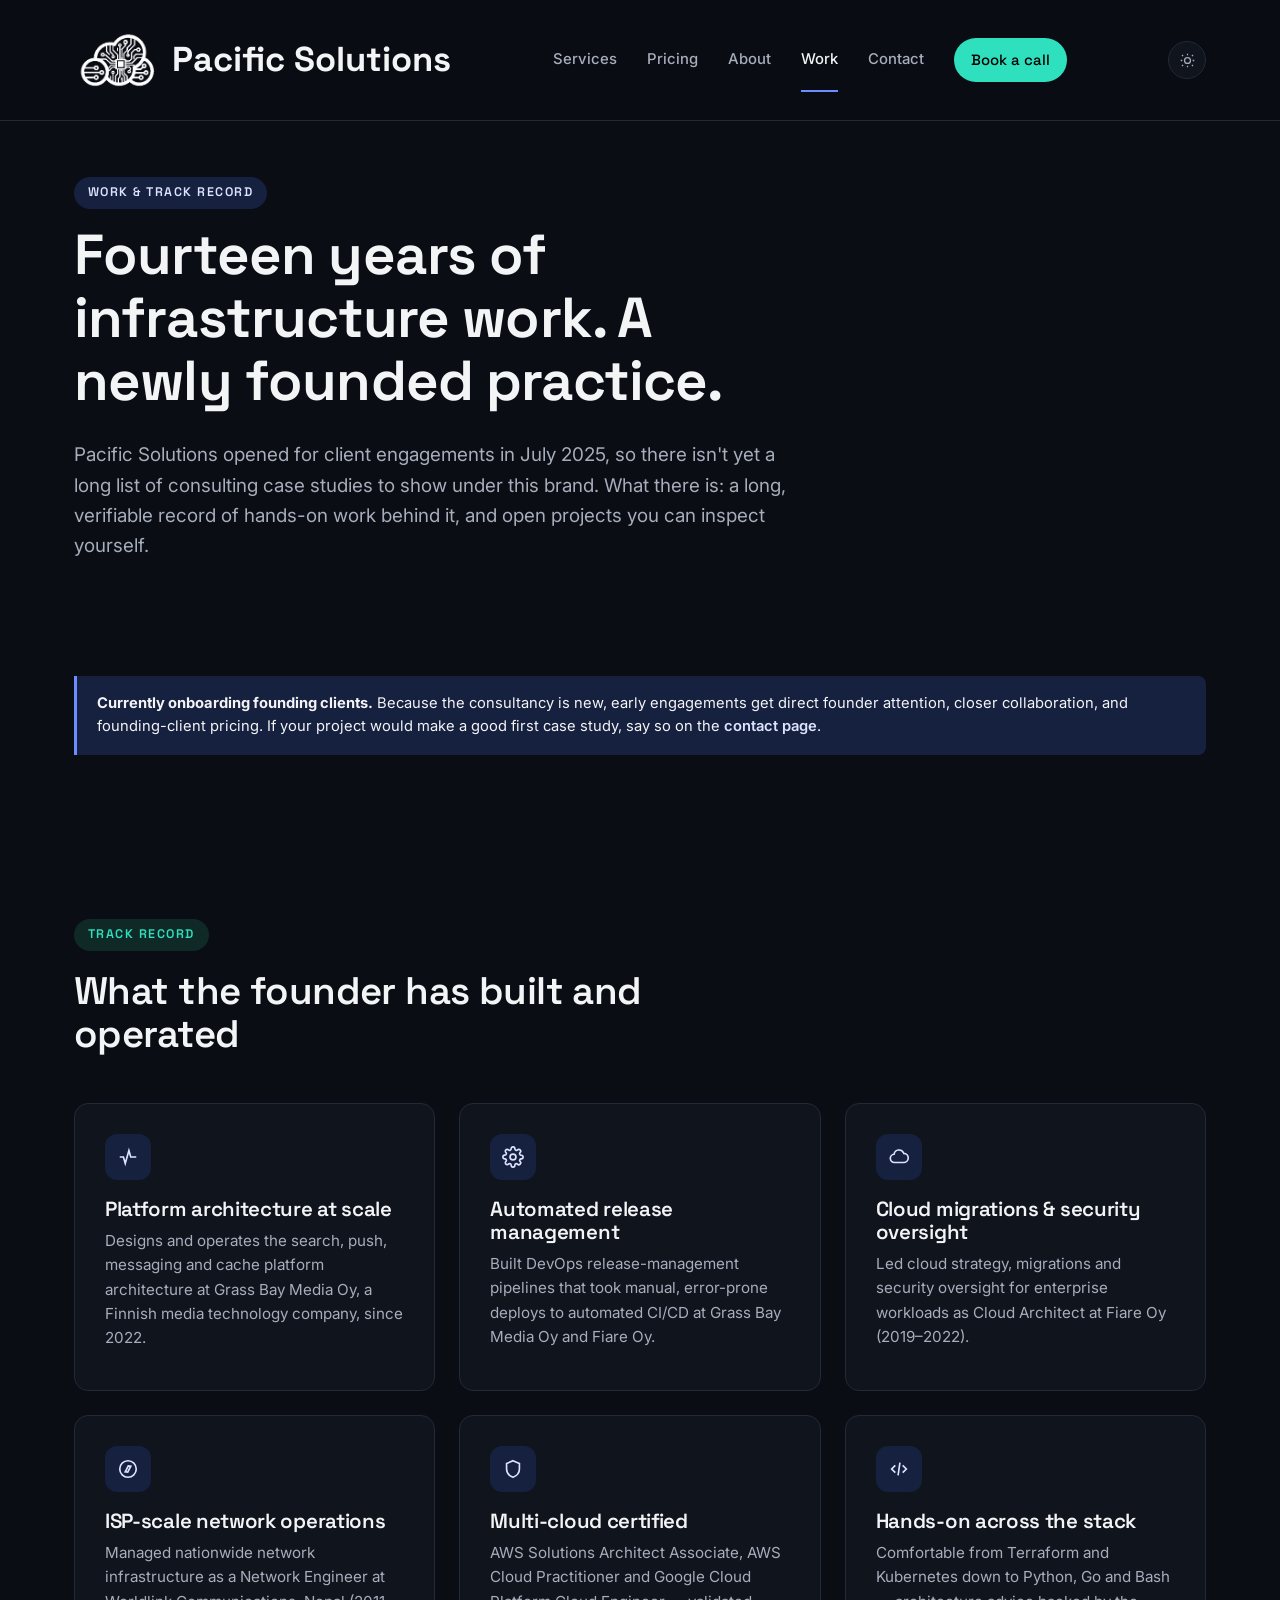
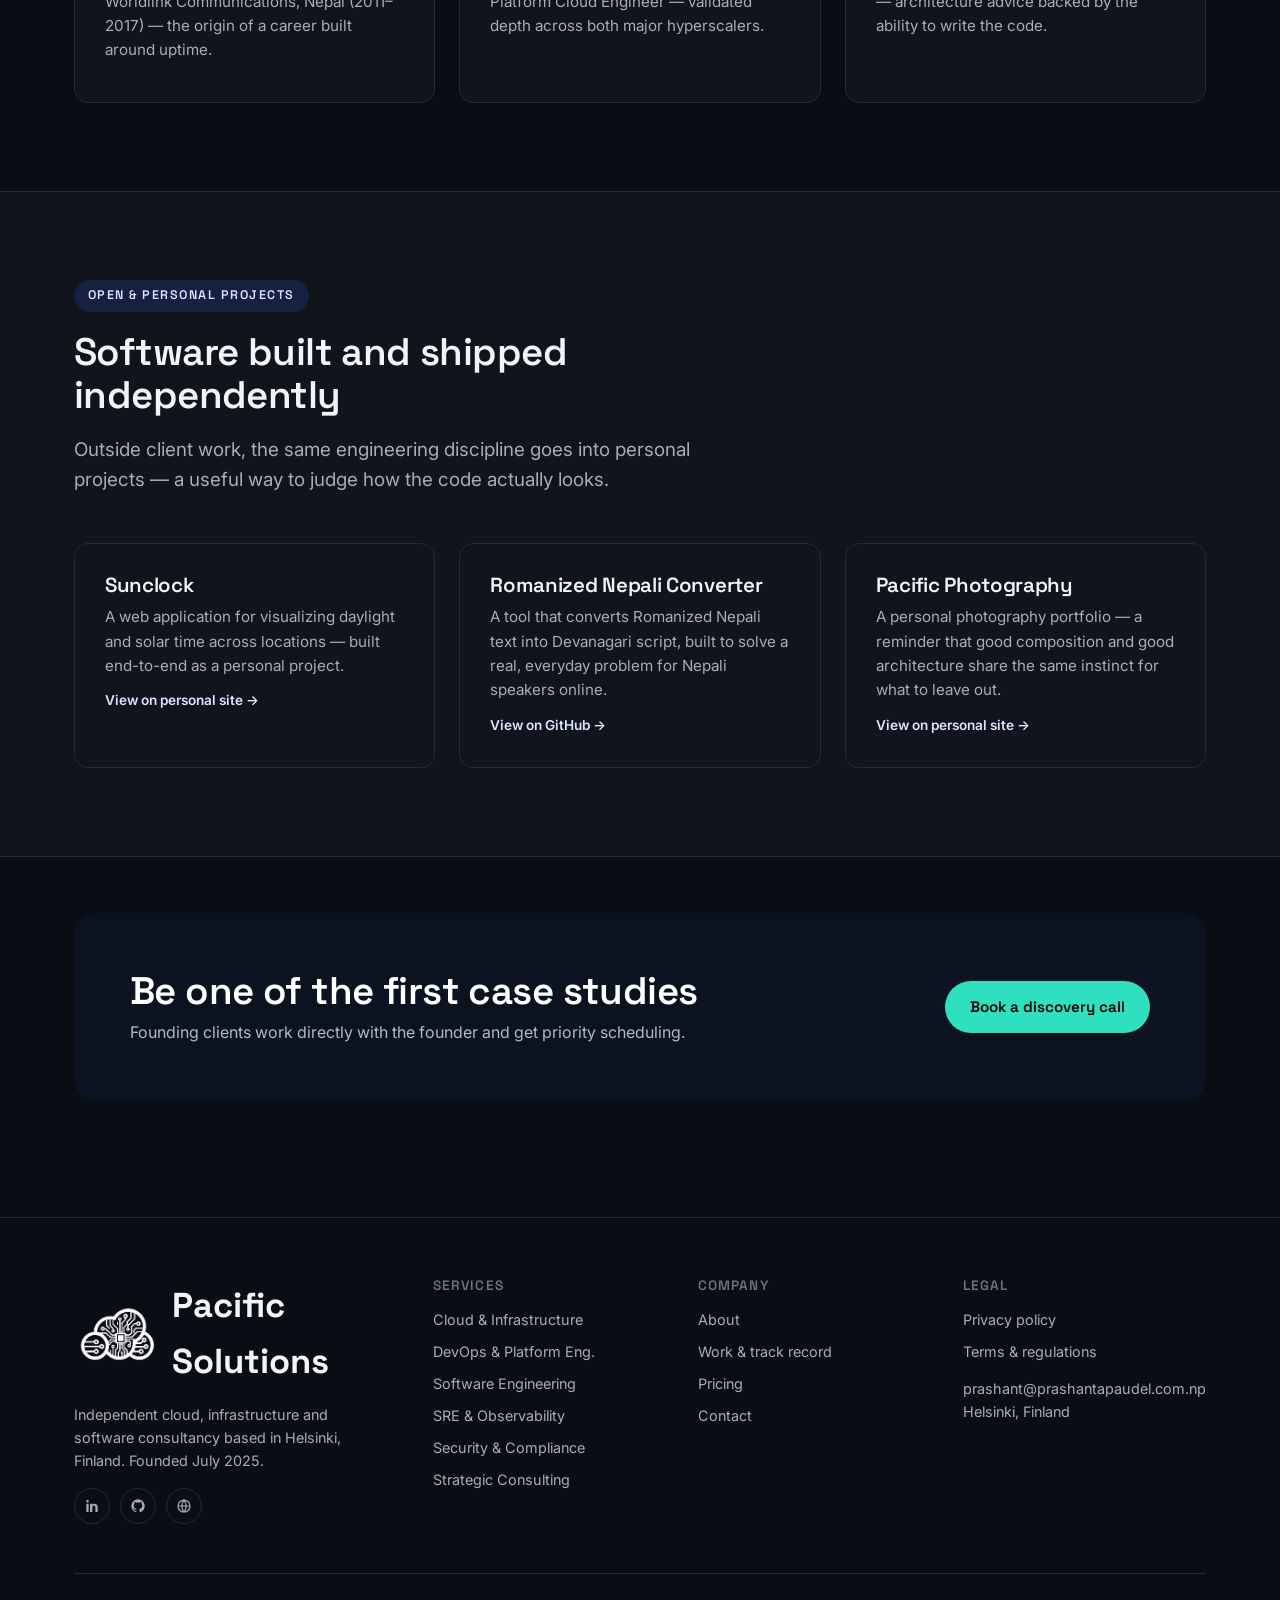
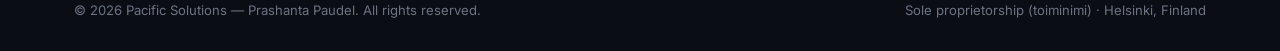
<file: work.html>
<!doctype html>
<html lang="en" data-theme="dark">
<head>
<meta charset="UTF-8">
<meta name="viewport" content="width=device-width, initial-scale=1, viewport-fit=cover">
<title>Work &amp; Track Record — Pacific Solutions</title>
<meta name="description" content="The experience behind Pacific Solutions: 14+ years architecting infrastructure for high-traffic platforms, plus open-source and personal engineering projects.">
<link rel="icon" href="assets/logo-mark.png">
<link rel="icon" media="(prefers-color-scheme: light)" href="assets/logo-mark.png">
<link rel="icon" media="(prefers-color-scheme: dark)" href="assets/logo-mark-white.png">
<link rel="preconnect" href="https://fonts.googleapis.com">
<link rel="preconnect" href="https://fonts.gstatic.com" crossorigin>
<link href="https://fonts.googleapis.com/css2?family=Space+Grotesk:wght@500;600;700&family=Inter:wght@400;500;600;700&display=swap" rel="stylesheet">
<link rel="stylesheet" href="css/style.css">
</head>
<body>

<header class="site">
  <nav class="nav">
    <a href="index.html" class="brand">
      <img src="assets/logo-mark.png" alt="" class="brand-mark">
      Pacific Solutions
    </a>
    <div class="nav-links" id="navLinks">
      <a href="services.html">Services</a>
      <a href="pricing.html">Pricing</a>
      <a href="about.html">About</a>
      <a href="work.html" class="active">Work</a>
      <a href="contact.html">Contact</a>
      <a href="contact.html" class="btn btn-accent btn-sm">Book a call</a>
    </div>
    <div class="nav-right">
      <button class="theme-toggle" aria-label="Toggle theme"></button>
      <button class="menu-btn" aria-label="Open menu"><svg viewBox="0 0 24 24" fill="none" stroke="currentColor" stroke-width="2"><path d="M3 6h18M3 12h18M3 18h18"/></svg></button>
    </div>
  </nav>
</header>

<main>
  <section class="page-hero">
    <div class="container">
      <span class="eyebrow">Work &amp; track record</span>
      <h1 style="max-width:20ch;">Fourteen years of infrastructure work. A newly founded practice.</h1>
      <p class="lede">Pacific Solutions opened for client engagements in July 2025, so there isn't yet a long list of consulting case studies to show under this brand. What there is: a long, verifiable record of hands-on work behind it, and open projects you can inspect yourself.</p>
    </div>
  </section>

  <section class="tight">
    <div class="container">
      <div class="callout reveal">
        <strong>Currently onboarding founding clients.</strong> Because the consultancy is new, early engagements get direct founder attention, closer collaboration, and founding-client pricing. If your project would make a good first case study, say so on the <a href="contact.html" style="color:var(--accent-ink); font-weight:600;">contact page</a>.
      </div>
    </div>
  </section>

  <section>
    <div class="container">
      <div class="section-head reveal">
        <span class="eyebrow teal">Track record</span>
        <h2>What the founder has built and operated</h2>
      </div>
      <div class="grid-3">
        <div class="card reveal">
          <div class="icon"><svg viewBox="0 0 24 24" fill="none" stroke="currentColor" stroke-width="1.8"><path d="M3 12h4l2 7 4-14 2 7h6"/></svg></div>
          <h3>Platform architecture at scale</h3>
          <p>Designs and operates the search, push, messaging and cache platform architecture at Grass Bay Media Oy, a Finnish media technology company, since 2022.</p>
        </div>
        <div class="card reveal">
          <div class="icon"><svg viewBox="0 0 24 24" fill="none" stroke="currentColor" stroke-width="1.8"><circle cx="12" cy="12" r="3.2"/><path d="M19.4 15a1.7 1.7 0 0 0 .34 1.87l.06.06a2 2 0 1 1-2.83 2.83l-.06-.06a1.7 1.7 0 0 0-1.87-.34 1.7 1.7 0 0 0-1 1.55V21a2 2 0 1 1-4 0v-.09A1.7 1.7 0 0 0 9 19.36a1.7 1.7 0 0 0-1.87.34l-.06.06a2 2 0 1 1-2.83-2.83l.06-.06A1.7 1.7 0 0 0 4.64 15a1.7 1.7 0 0 0-1.55-1H3a2 2 0 1 1 0-4h.09A1.7 1.7 0 0 0 4.64 9a1.7 1.7 0 0 0-.34-1.87l-.06-.06a2 2 0 1 1 2.83-2.83l.06.06A1.7 1.7 0 0 0 9 4.64a1.7 1.7 0 0 0 1-1.55V3a2 2 0 1 1 4 0v.09a1.7 1.7 0 0 0 1 1.55 1.7 1.7 0 0 0 1.87-.34l.06-.06a2 2 0 1 1 2.83 2.83l-.06.06A1.7 1.7 0 0 0 19.36 9c.14.35.4.65.73.83.24.14.5.22.78.22H21a2 2 0 1 1 0 4h-.09a1.7 1.7 0 0 0-1.55 1Z"/></svg></div>
          <h3>Automated release management</h3>
          <p>Built DevOps release-management pipelines that took manual, error-prone deploys to automated CI/CD at Grass Bay Media Oy and Fiare Oy.</p>
        </div>
        <div class="card reveal">
          <div class="icon"><svg viewBox="0 0 24 24" fill="none" stroke="currentColor" stroke-width="1.8"><path d="M7 18a4.5 4.5 0 0 1-.4-8.98A5.5 5.5 0 0 1 17.2 8 4 4 0 0 1 17 18H7Z"/></svg></div>
          <h3>Cloud migrations &amp; security oversight</h3>
          <p>Led cloud strategy, migrations and security oversight for enterprise workloads as Cloud Architect at Fiare Oy (2019–2022).</p>
        </div>
        <div class="card reveal">
          <div class="icon"><svg viewBox="0 0 24 24" fill="none" stroke="currentColor" stroke-width="1.8"><circle cx="12" cy="12" r="9"/><path d="m15 9-3.3 6.3L9 15l3.3-6.3Z"/></svg></div>
          <h3>ISP-scale network operations</h3>
          <p>Managed nationwide network infrastructure as a Network Engineer at Worldlink Communications, Nepal (2011–2017) — the origin of a career built around uptime.</p>
        </div>
        <div class="card reveal">
          <div class="icon"><svg viewBox="0 0 24 24" fill="none" stroke="currentColor" stroke-width="1.8"><path d="M12 3l7 3v6c0 4.5-3 7.5-7 9-4-1.5-7-4.5-7-9V6l7-3Z"/></svg></div>
          <h3>Multi-cloud certified</h3>
          <p>AWS Solutions Architect Associate, AWS Cloud Practitioner and Google Cloud Platform Cloud Engineer — validated depth across both major hyperscalers.</p>
        </div>
        <div class="card reveal">
          <div class="icon"><svg viewBox="0 0 24 24" fill="none" stroke="currentColor" stroke-width="1.8"><path d="m8 8-4 4 4 4M16 8l4 4-4 4M13 5l-2 14"/></svg></div>
          <h3>Hands-on across the stack</h3>
          <p>Comfortable from Terraform and Kubernetes down to Python, Go and Bash — architecture advice backed by the ability to write the code.</p>
        </div>
      </div>
    </div>
  </section>

  <section style="background:var(--bg-alt); border-top:1px solid var(--border); border-bottom:1px solid var(--border);">
    <div class="container">
      <div class="section-head reveal">
        <span class="eyebrow">Open &amp; personal projects</span>
        <h2>Software built and shipped independently</h2>
        <p class="lede">Outside client work, the same engineering discipline goes into personal projects — a useful way to judge how the code actually looks.</p>
      </div>
      <div class="grid-3">
        <div class="card reveal">
          <h3>Sunclock</h3>
          <p>A web application for visualizing daylight and solar time across locations — built end-to-end as a personal project.</p>
          <a class="more" href="https://prashantapaudel.com.np" target="_blank" rel="noopener">View on personal site →</a>
        </div>
        <div class="card reveal">
          <h3>Romanized Nepali Converter</h3>
          <p>A tool that converts Romanized Nepali text into Devanagari script, built to solve a real, everyday problem for Nepali speakers online.</p>
          <a class="more" href="https://github.com/pacificpaudel" target="_blank" rel="noopener">View on GitHub →</a>
        </div>
        <div class="card reveal">
          <h3>Pacific Photography</h3>
          <p>A personal photography portfolio — a reminder that good composition and good architecture share the same instinct for what to leave out.</p>
          <a class="more" href="https://prashantapaudel.com.np" target="_blank" rel="noopener">View on personal site →</a>
        </div>
      </div>
    </div>
  </section>

  <section class="tight">
    <div class="container">
      <div class="cta-band reveal">
        <div>
          <h2>Be one of the first case studies</h2>
          <p>Founding clients work directly with the founder and get priority scheduling.</p>
        </div>
        <a href="contact.html" class="btn btn-accent">Book a discovery call</a>
      </div>
    </div>
  </section>
</main>

<footer class="site">
  <div class="container">
    <div class="footer-grid">
      <div>
        <div class="brand">
          <img src="assets/logo-mark.png" alt="" class="brand-mark">
          Pacific Solutions
        </div>
        <p style="margin-top:14px; max-width:300px;">Independent cloud, infrastructure and software consultancy based in Helsinki, Finland. Founded July 2025.</p>
        <div class="socials" style="margin-top:16px;">
          <a href="https://www.linkedin.com/in/prashantapaudel" target="_blank" rel="noopener" aria-label="LinkedIn"><svg viewBox="0 0 24 24" fill="currentColor"><path d="M6.94 8.5H3.56V21h3.38V8.5ZM5.25 3a1.96 1.96 0 1 0 0 3.92A1.96 1.96 0 0 0 5.25 3ZM20.44 21h-3.37v-6.4c0-1.53-.03-3.49-2.13-3.49-2.13 0-2.46 1.66-2.46 3.38V21H9.11V8.5h3.24v1.71h.05c.45-.85 1.55-1.75 3.2-1.75 3.42 0 4.85 2.25 4.85 5.15V21Z"/></svg></a>
          <a href="https://github.com/pacificpaudel" target="_blank" rel="noopener" aria-label="GitHub"><svg viewBox="0 0 24 24" fill="currentColor"><path d="M12 2a10 10 0 0 0-3.16 19.5c.5.1.68-.22.68-.48v-1.7c-2.78.6-3.37-1.34-3.37-1.34-.46-1.15-1.11-1.46-1.11-1.46-.9-.62.07-.6.07-.6 1 .07 1.53 1.03 1.53 1.03.9 1.52 2.34 1.08 2.91.83.09-.65.35-1.08.63-1.33-2.22-.25-4.56-1.11-4.56-4.94 0-1.09.39-1.98 1.03-2.68-.1-.25-.45-1.27.1-2.65 0 0 .84-.27 2.75 1.02a9.5 9.5 0 0 1 5 0c1.91-1.3 2.75-1.02 2.75-1.02.55 1.38.2 2.4.1 2.65.64.7 1.03 1.59 1.03 2.68 0 3.84-2.34 4.68-4.57 4.93.36.31.68.92.68 1.85v2.74c0 .27.18.58.69.48A10 10 0 0 0 12 2Z"/></svg></a>
          <a href="https://prashantapaudel.com.np" target="_blank" rel="noopener" aria-label="Personal website"><svg viewBox="0 0 24 24" fill="none" stroke="currentColor" stroke-width="1.8"><circle cx="12" cy="12" r="9"/><path d="M3 12h18M12 3a14 14 0 0 1 0 18M12 3a14 14 0 0 0 0 18"/></svg></a>
        </div>
      </div>
      <div>
        <h4>Services</h4>
        <a href="services.html#cloud-infrastructure">Cloud &amp; Infrastructure</a>
        <a href="services.html#devops-platform">DevOps &amp; Platform Eng.</a>
        <a href="services.html#software-engineering">Software Engineering</a>
        <a href="services.html#sre-observability">SRE &amp; Observability</a>
        <a href="services.html#security-compliance">Security &amp; Compliance</a>
        <a href="services.html#strategic-consulting">Strategic Consulting</a>
      </div>
      <div>
        <h4>Company</h4>
        <a href="about.html">About</a>
        <a href="work.html">Work &amp; track record</a>
        <a href="pricing.html">Pricing</a>
        <a href="contact.html">Contact</a>
      </div>
      <div>
        <h4>Legal</h4>
        <a href="privacy.html">Privacy policy</a>
        <a href="terms.html">Terms &amp; regulations</a>
        <p style="margin-top:14px;">prashant@prashantapaudel.com.np<br>Helsinki, Finland</p>
      </div>
    </div>
    <div class="footer-bottom">
      <p>© <span data-year></span> Pacific Solutions — Prashanta Paudel. All rights reserved.</p>
      <p>Sole proprietorship (toiminimi) · Helsinki, Finland</p>
    </div>
  </div>
</footer>

<script src="js/main.js"></script>
</body>
</html>
</file>
<file: css/style.css>
/* ==========================================================================
   Pacific Solutions — Design System
   ========================================================================== */

:root{
  --bg: #F7F6F2;
  --bg-alt: #FFFFFF;
  --bg-raised: #FFFFFF;
  --ink: #0B1220;
  --ink-soft: #4B5568;
  --ink-faint: #8890A0;
  --border: #E4E1D8;
  --accent: #2454FF;
  --accent-ink: #0E2BB0;
  --accent-2: #00B899;
  --accent-2-soft: #E4F7F2;
  --accent-soft: #E9EEFF;
  --warn-soft: #FFF4E5;
  --warn: #B4650A;
  --shadow: 0 1px 2px rgba(11,18,32,0.04), 0 8px 24px rgba(11,18,32,0.06);
  --shadow-lg: 0 4px 12px rgba(11,18,32,0.06), 0 24px 48px rgba(11,18,32,0.10);
  --radius-s: 8px;
  --radius-m: 14px;
  --radius-l: 22px;
  --maxw: 1180px;
  --font-display: 'Space Grotesk', 'Inter', system-ui, sans-serif;
  --font-body: 'Inter', system-ui, -apple-system, sans-serif;
  /* Fixed tokens: intentionally identical in light and dark mode so
     surfaces like the CTA band and embedded diagram card don't invert
     and strand hardcoded text/art colors against a same-tone background. */
  --cta-bg: #0B1220;
  --cta-text: #FFFFFF;
  --cta-text-soft: rgba(255,255,255,.7);
  --card-fixed-bg: #FFFFFF;
  color-scheme: light;
}

@media (prefers-color-scheme: dark){
  :root:not([data-theme="light"]){
    --bg: #0A0D14;
    --bg-alt: #10141D;
    --bg-raised: #131826;
    --ink: #F3F4F6;
    --ink-soft: #A6ADBB;
    --ink-faint: #6C7383;
    --border: #232939;
    --accent: #6C8CFF;
    --accent-ink: #DCE4FF;
    --accent-2: #2FE0BE;
    --accent-2-soft: #0F2A26;
    --accent-soft: #16203F;
    --warn-soft: #2B2213;
    --warn: #E3A854;
    --shadow: 0 1px 2px rgba(0,0,0,0.3), 0 8px 24px rgba(0,0,0,0.35);
    --shadow-lg: 0 4px 16px rgba(0,0,0,0.35), 0 24px 60px rgba(0,0,0,0.5);
    color-scheme: dark;
  }
}
:root[data-theme="dark"]{
  --bg: #0A0D14;
  --bg-alt: #10141D;
  --bg-raised: #131826;
  --ink: #F3F4F6;
  --ink-soft: #A6ADBB;
  --ink-faint: #6C7383;
  --border: #232939;
  --accent: #6C8CFF;
  --accent-ink: #DCE4FF;
  --accent-2: #2FE0BE;
  --accent-2-soft: #0F2A26;
  --accent-soft: #16203F;
  --warn-soft: #2B2213;
  --warn: #E3A854;
  --shadow: 0 1px 2px rgba(0,0,0,0.3), 0 8px 24px rgba(0,0,0,0.35);
  --shadow-lg: 0 4px 16px rgba(0,0,0,0.35), 0 24px 60px rgba(0,0,0,0.5);
  color-scheme: dark;
}

*, *::before, *::after{ box-sizing: border-box; }
html{ scroll-behavior: smooth; }
body{
  margin:0;
  background: var(--bg);
  color: var(--ink);
  font-family: var(--font-body);
  font-size: 16px;
  line-height: 1.6;
  -webkit-font-smoothing: antialiased;
  transition: background .25s ease, color .25s ease;
}
img{ max-width:100%; display:block; }
[hidden]{ display:none !important; }
a{ color: inherit; text-decoration:none; }
h1,h2,h3,h4{
  font-family: var(--font-display);
  font-weight: 600;
  line-height: 1.12;
  letter-spacing: -0.015em;
  margin: 0 0 .5em;
}
h1{ font-size: clamp(2.4rem, 4.4vw, 4.2rem); font-weight: 650; }
h2{ font-size: clamp(1.8rem, 3vw, 2.6rem); }
h3{ font-size: 1.28rem; }
p{ margin: 0 0 1em; color: var(--ink-soft); }
.lede{ font-size: 1.18rem; color: var(--ink-soft); max-width: 60ch; }
.container{ max-width: var(--maxw); margin: 0 auto; padding: 0 24px; }
section{ padding: 88px 0; }
section.tight{ padding: 56px 0; }
.eyebrow{
  display:inline-flex; align-items:center; gap:8px;
  font-family: var(--font-display);
  font-size: .78rem; font-weight:600; letter-spacing:.12em; text-transform:uppercase;
  color: var(--accent-ink); background: var(--accent-soft);
  padding: 6px 14px; border-radius: 999px; margin-bottom: 18px;
}
.eyebrow.teal{ color: var(--accent-2); background: var(--accent-2-soft); }
::selection{ background: var(--accent); color:#fff; }

/* ---------- Buttons ---------- */
.btn{
  display:inline-flex; align-items:center; justify-content:center; gap:8px;
  font-family: var(--font-display); font-weight:600; font-size: .95rem;
  padding: 13px 24px; border-radius: 999px; border: 1px solid transparent;
  cursor:pointer; transition: transform .15s ease, box-shadow .15s ease, background .15s ease, border-color .15s ease;
  white-space: nowrap;
}
.btn:active{ transform: translateY(1px); }
.btn-primary{ background: var(--ink); color: var(--bg); }
.btn-primary:hover{ box-shadow: var(--shadow-lg); transform: translateY(-1px); }
.btn-accent, .btn.btn-accent{ background: var(--accent-2); color: #000000; }
.btn-accent:hover{ box-shadow: 0 10px 30px rgba(0,184,153,.35); transform: translateY(-1px); }
.btn-outline{ background: transparent; color: var(--ink); border-color: var(--border); }
.btn-outline:hover{ border-color: var(--ink); }
.btn-ghost{ background: transparent; color: var(--ink-soft); padding: 13px 10px; }
.btn-ghost:hover{ color: var(--ink); }
.btn-sm{ padding: 9px 16px; font-size: .85rem; }
.btn-block{ width:100%; }

/* ---------- Header ---------- */
header.site{
  position: sticky; top:0; z-index: 100;
  background: color-mix(in srgb, var(--bg) 82%, transparent);
  backdrop-filter: blur(14px); -webkit-backdrop-filter: blur(14px);
  border-bottom: 1px solid var(--border);
}
.nav{
  display:flex; align-items:center; justify-content:space-between;
  padding: 16px 24px; max-width: var(--maxw); margin:0 auto;
}
.brand{ display:flex; align-items:center; gap:10px; font-family: var(--font-display); font-weight:700; font-size:2.16rem; }
.brand svg{ width:30px; height:30px; }
.brand-mark{ width:88px; height:88px; object-fit:contain; }
/* Logo art is monochrome black-on-transparent; invert it in dark mode
   so it doesn't disappear against a dark background. */
@media (prefers-color-scheme: dark){
  :root:not([data-theme="light"]) .brand-mark{ filter: invert(1); }
}
:root[data-theme="dark"] .brand-mark{ filter: invert(1); }
.nav-links{ display:flex; align-items:center; gap:30px; }
.nav-links a{ font-size:.93rem; color: var(--ink-soft); font-weight:500; position:relative; }
.nav-links a:hover, .nav-links a.active{ color: var(--ink); }
.nav-links a.active::after{
  content:""; position:absolute; left:0; right:0; bottom:-20px; height:2px; background: var(--accent);
}
.nav-right{ display:flex; align-items:center; gap:10px; }
.theme-toggle{
  width:38px; height:38px; border-radius:50%; border:1px solid var(--border); background: var(--bg-alt);
  display:flex; align-items:center; justify-content:center; cursor:pointer; color: var(--ink-soft);
}
.theme-toggle svg{ width:17px; height:17px; }
.menu-btn{ display:none; width:38px; height:38px; border-radius:50%; border:1px solid var(--border); background: var(--bg-alt); cursor:pointer; align-items:center; justify-content:center; }
.menu-btn svg{ width:18px; height:18px; }

@media (max-width: 880px){
  .nav-links{
    position:fixed; inset: 68px 16px auto 16px; flex-direction:column; align-items:flex-start; gap:4px;
    background: var(--bg-raised); border:1px solid var(--border); border-radius: var(--radius-m);
    padding: 14px; box-shadow: var(--shadow-lg);
    transform: translateY(-12px); opacity:0; pointer-events:none; transition: all .2s ease;
  }
  .nav-links.open{ transform:none; opacity:1; pointer-events:auto; }
  .nav-links a{ padding:10px 8px; width:100%; }
  .nav-links a.active::after{ display:none; }
  .nav-links .btn{ margin-top:6px; width:100%; }
  .menu-btn{ display:flex; }
}

/* ---------- Hero ---------- */
.hero{ padding: 76px 0 40px; position:relative; overflow:hidden; }
.hero-grid{ display:grid; grid-template-columns: 1.15fr .85fr; gap: 48px; align-items:center; }
.hero h1{ margin-bottom: .4em; }
.hero .actions{ display:flex; gap:14px; margin: 32px 0 8px; flex-wrap:wrap; }
.hero-visual{
  border-radius: var(--radius-l); border:1px solid var(--border); background: var(--card-fixed-bg);
  box-shadow: var(--shadow-lg); padding: 22px; position:relative;
}
.stat-strip{
  display:flex; flex-wrap:wrap; gap: 36px; margin-top: 52px; padding-top: 32px; border-top:1px solid var(--border);
}
.stat b{ display:block; font-family: var(--font-display); font-size:1.7rem; }
.stat span{ font-size:.85rem; color: var(--ink-faint); }

/* ---------- Grids & Cards ---------- */
.grid-2{ display:grid; grid-template-columns: 1fr 1fr; gap: 28px; }
.grid-3{ display:grid; grid-template-columns: repeat(3,1fr); gap: 24px; }
.grid-6{ display:grid; grid-template-columns: repeat(6,1fr); gap: 16px; }
@media (max-width: 980px){ .grid-3{ grid-template-columns: repeat(2,1fr); } .grid-6{ grid-template-columns: repeat(3,1fr); } .hero-grid{ grid-template-columns:1fr; } .grid-2{ grid-template-columns:1fr; } }
@media (max-width: 620px){ .grid-3{ grid-template-columns: 1fr; } .grid-6{ grid-template-columns: repeat(2,1fr); } }

.card{
  background: var(--bg-alt); border:1px solid var(--border); border-radius: var(--radius-m);
  padding: 30px; transition: transform .18s ease, box-shadow .18s ease, border-color .18s ease;
}
.card:hover{ transform: translateY(-3px); box-shadow: var(--shadow-lg); border-color: transparent; }
.card .icon{
  width:46px; height:46px; border-radius: 12px; background: var(--accent-soft); color: var(--accent-ink);
  display:flex; align-items:center; justify-content:center; margin-bottom: 18px;
}
.card .icon svg{ width:22px; height:22px; }
.card h3{ margin-bottom:.4em; }
.card p{ font-size: .95rem; margin-bottom: .6em; }
.card a.more{ font-size:.85rem; font-weight:600; color: var(--accent-ink); display:inline-flex; gap:6px; align-items:center; }

.tag{
  display:inline-block; font-size:.75rem; font-weight:600; padding:4px 10px; border-radius:999px;
  background: var(--accent-2-soft); color: var(--accent-2); margin: 2px 6px 2px 0;
}

/* ---------- Section header ---------- */
.section-head{ max-width: 680px; margin-bottom: 48px; }
.section-head.center{ margin-left:auto; margin-right:auto; text-align:center; }

/* ---------- Logos / trust strip ---------- */
.trust-strip{ display:flex; flex-wrap:wrap; gap: 14px 34px; align-items:center; opacity:.85; }
.trust-strip span{ font-family: var(--font-display); font-weight:600; font-size:.95rem; color: var(--ink-faint); }

/* ---------- Process / timeline ---------- */
.process{ display:grid; grid-template-columns: repeat(4,1fr); gap:20px; }
@media (max-width: 980px){ .process{ grid-template-columns: repeat(2,1fr); } }
@media (max-width: 620px){ .process{ grid-template-columns: 1fr; } }
.process .step{ border-top: 2px solid var(--border); padding-top:18px; }
.process .num{ font-family: var(--font-display); color: var(--ink-faint); font-size:.85rem; }

.timeline{ border-left: 2px solid var(--border); margin-left: 6px; padding-left: 30px; }
.timeline .item{ position:relative; padding-bottom: 36px; }
.timeline .item::before{
  content:""; position:absolute; left:-36px; top:4px; width:11px; height:11px; border-radius:50%;
  background: var(--accent); border: 3px solid var(--bg);
  box-shadow: 0 0 0 1px var(--accent);
}
.timeline .date{ font-family: var(--font-display); font-size:.8rem; color: var(--accent-ink); font-weight:700; letter-spacing:.04em; }

/* ---------- Pricing ---------- */
.pricing-block{ border:1px solid var(--border); border-radius: var(--radius-l); padding: 34px; background: var(--bg-alt); margin-bottom: 26px; }
.pricing-block .head{ display:flex; justify-content:space-between; align-items:flex-start; gap:20px; flex-wrap:wrap; margin-bottom: 22px; }
.tiers{ display:grid; grid-template-columns: repeat(3,1fr); gap: 18px; }
@media (max-width: 900px){ .tiers{ grid-template-columns:1fr; } }
.tier{ border:1px solid var(--border); border-radius: var(--radius-m); padding: 22px; background: var(--bg); }
.tier.featured{ border-color: var(--accent); box-shadow: 0 0 0 3px var(--accent-soft); position:relative; }
.tier .badge{ position:absolute; top:-12px; right:18px; background: var(--accent); color:#fff; font-size:.7rem; font-weight:700; padding:4px 10px; border-radius:999px; letter-spacing:.04em; }
.tier .price{ font-family: var(--font-display); font-size: 1.7rem; font-weight:700; margin: 8px 0 2px; }
.tier .price small{ font-size:.85rem; font-weight:500; color: var(--ink-faint); }
.tier ul{ list-style:none; padding:0; margin: 14px 0 0; font-size: .88rem; }
.tier li{ padding: 7px 0; border-top: 1px dashed var(--border); color: var(--ink-soft); display:flex; gap:8px; }
.tier li:first-child{ border-top:none; }
.tier li svg{ width:15px; height:15px; flex:none; margin-top:3px; color: var(--accent-2); }

.pricing-note{
  border: 1px dashed var(--border); border-radius: var(--radius-m); padding: 20px 24px;
  background: var(--accent-soft); color: var(--ink); font-size:.92rem;
}

/* ---------- Testimonials / quote ---------- */
.quote{ font-family: var(--font-display); font-size: clamp(1.2rem,2.2vw,1.6rem); font-weight:500; line-height:1.4; }
.quote cite{ display:block; font-family: var(--font-body); font-style:normal; font-size:.85rem; color: var(--ink-faint); margin-top: 16px; }

/* ---------- CTA band ---------- */
.cta-band{
  border-radius: var(--radius-l); background: var(--cta-bg); color: var(--cta-text);
  padding: 56px; display:flex; justify-content:space-between; align-items:center; gap:30px; flex-wrap:wrap;
}
.cta-band h2{ color: var(--cta-text); margin-bottom:.2em; }
.cta-band p{ color: var(--cta-text-soft); margin:0; }

/* ---------- Forms ---------- */
.form-grid{ display:grid; grid-template-columns: 1fr 1fr; gap: 18px; }
@media (max-width:700px){ .form-grid{ grid-template-columns:1fr; } }
.field{ display:flex; flex-direction:column; gap:7px; margin-bottom:18px; }
.field.full{ grid-column: 1 / -1; }
.field label{ font-size:.83rem; font-weight:600; color: var(--ink-soft); }
.field input, .field select, .field textarea{
  font-family: var(--font-body); font-size:.95rem; padding: 12px 14px; border-radius: 10px;
  border:1px solid var(--border); background: var(--bg-alt); color: var(--ink); outline:none;
}
.field input:focus, .field select:focus, .field textarea:focus{ border-color: var(--accent); box-shadow: 0 0 0 3px var(--accent-soft); }
.field textarea{ resize: vertical; min-height: 120px; }
.form-note{ font-size:.8rem; color: var(--ink-faint); }

.contact-panel{ background: var(--bg-alt); border:1px solid var(--border); border-radius: var(--radius-l); padding: 30px; }
.contact-row{ display:flex; gap:14px; align-items:flex-start; padding: 14px 0; border-top:1px solid var(--border); }
.contact-row:first-child{ border-top:none; padding-top:0; }
.contact-row .icon{ width:40px; height:40px; border-radius:10px; background: var(--accent-2-soft); color: var(--accent-2); display:flex; align-items:center; justify-content:center; flex:none; }
.contact-row .icon svg{ width:19px; height:19px; }

/* ---------- Legal pages ---------- */
.legal{ max-width: 800px; margin: 0 auto; }
.legal h2{ margin-top: 2em; font-size: 1.5rem; }
.legal h3{ margin-top: 1.4em; font-size: 1.1rem; }
.legal ul, .legal ol{ color: var(--ink-soft); padding-left: 22px; }
.legal li{ margin-bottom: .5em; }
.legal .updated{ color: var(--ink-faint); font-size:.85rem; }
.toc{ background: var(--bg-alt); border:1px solid var(--border); border-radius: var(--radius-m); padding: 22px 26px; margin: 28px 0 40px; }
.toc a{ display:block; padding: 5px 0; font-size:.92rem; color: var(--ink-soft); }
.toc a:hover{ color: var(--accent-ink); }
.callout{ border-left: 3px solid var(--accent); background: var(--accent-soft); border-radius: 0 var(--radius-s) var(--radius-s) 0; padding: 16px 20px; font-size:.92rem; margin: 20px 0; }
.callout.warn{ border-color: var(--warn); background: var(--warn-soft); }

/* ---------- Footer ---------- */
footer.site{ border-top: 1px solid var(--border); padding: 60px 0 30px; margin-top: 60px; }
.footer-grid{ display:grid; grid-template-columns: 1.4fr 1fr 1fr 1fr; gap: 30px; margin-bottom: 40px; }
@media (max-width: 780px){ .footer-grid{ grid-template-columns: 1fr 1fr; } }
.footer-grid h4{ font-family: var(--font-display); font-size:.85rem; text-transform:uppercase; letter-spacing:.08em; color: var(--ink-faint); margin-bottom: 14px; }
.footer-grid a, .footer-grid p{ display:block; font-size:.9rem; color: var(--ink-soft); margin-bottom: 9px; }
.footer-grid a:hover{ color: var(--ink); }
.footer-bottom{ display:flex; justify-content:space-between; align-items:center; padding-top: 26px; border-top:1px solid var(--border); flex-wrap:wrap; gap:12px; }
.footer-bottom p{ margin:0; font-size:.82rem; color: var(--ink-faint); }
.socials{ display:flex; gap:10px; }
.socials a{ width:36px; height:36px; border-radius:50%; border:1px solid var(--border); display:flex; align-items:center; justify-content:center; color: var(--ink-soft); }
.socials a:hover{ border-color: var(--ink); color: var(--ink); }
.socials svg{ width:16px; height:16px; }

/* ---------- Reveal animation ---------- */
.reveal{ opacity:0; transform: translateY(16px); transition: opacity .6s ease, transform .6s ease; }
.reveal.in{ opacity:1; transform:none; }

/* ---------- Page hero (inner pages) ---------- */
.page-hero{ padding: 56px 0 20px; }
.page-hero .eyebrow{ margin-bottom: 14px; }
.breadcrumb{ font-size:.85rem; color: var(--ink-faint); margin-bottom: 18px; }
.breadcrumb a:hover{ color: var(--ink); }

hr.split{ border:none; border-top:1px solid var(--border); margin: 60px 0; }
</file>
